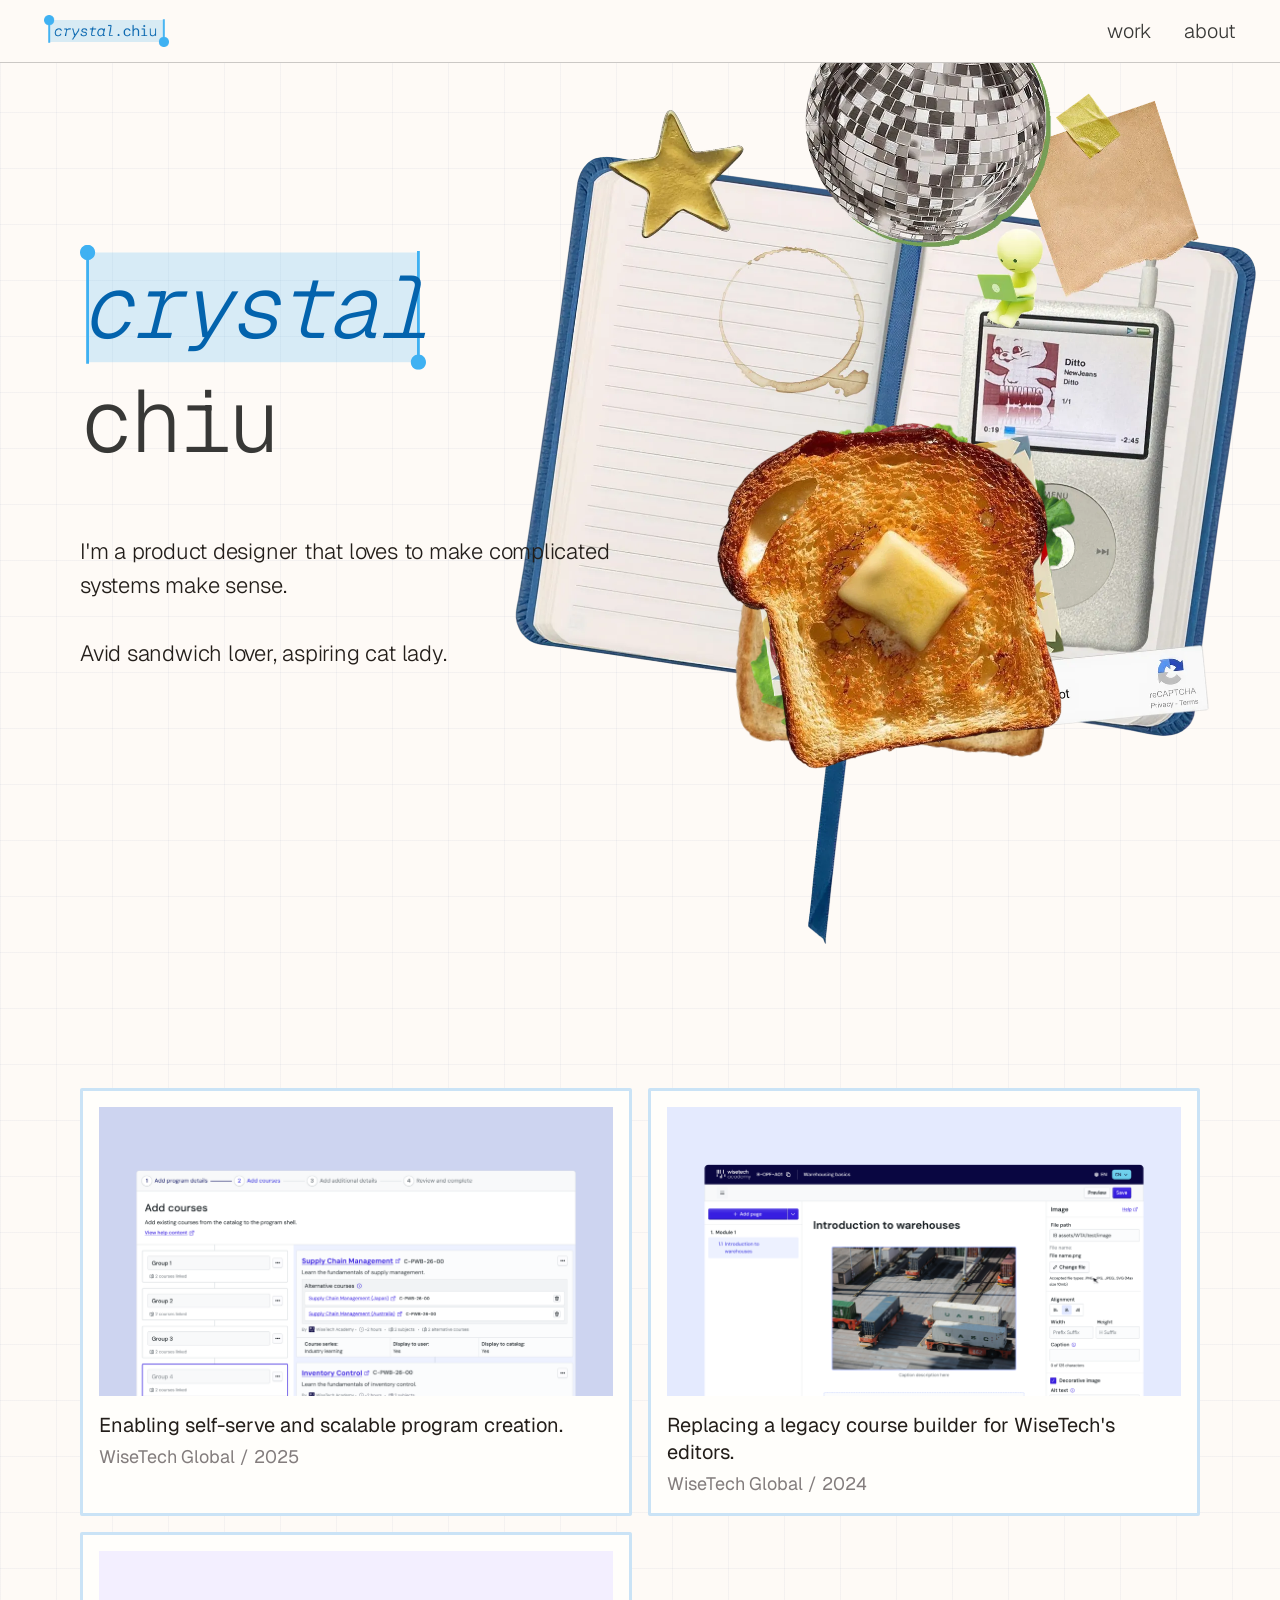
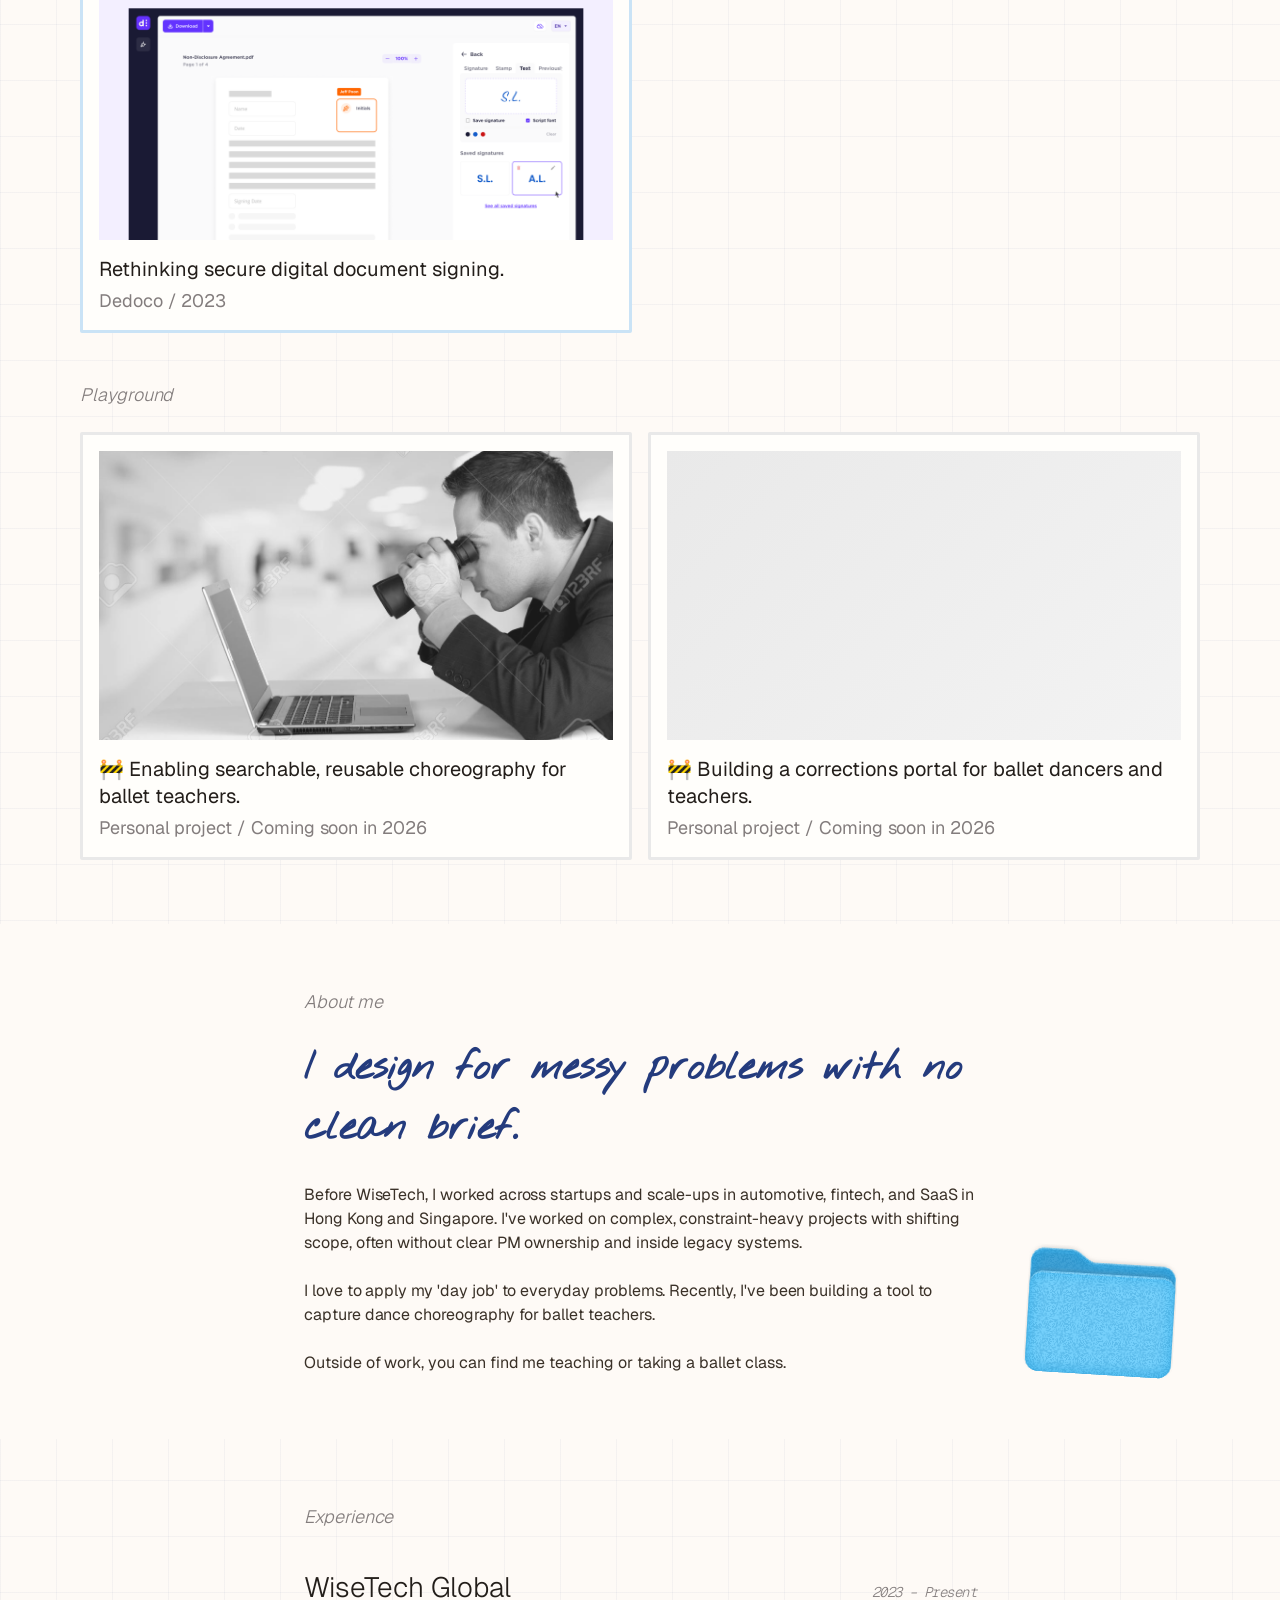
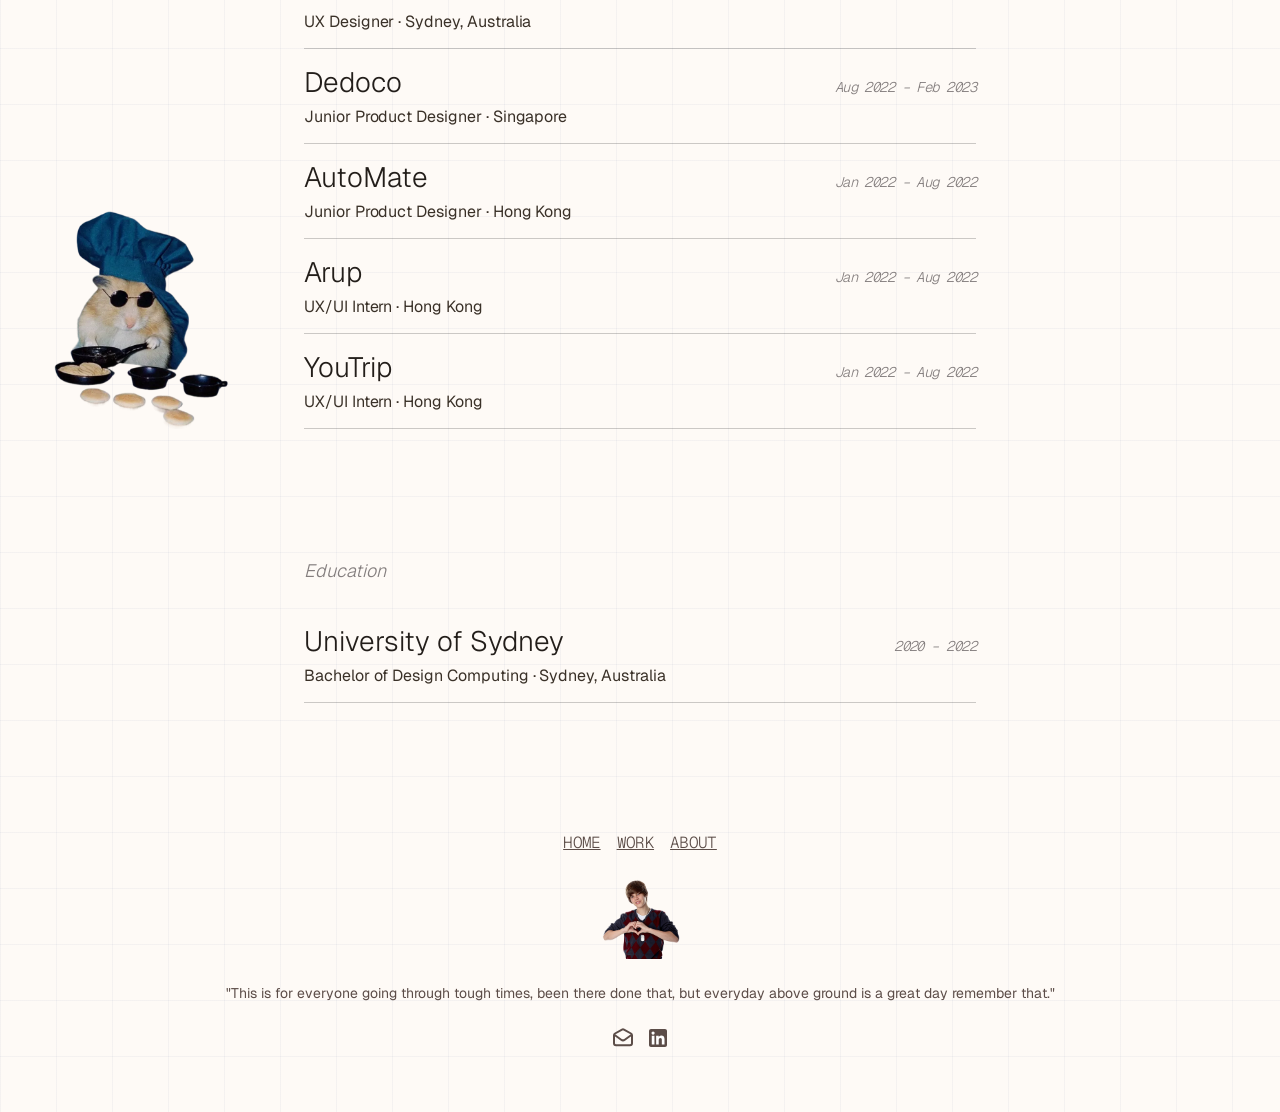
<file: index.html>
<!DOCTYPE html>
<html lang="en">
<head>
    <meta charset="UTF-8">
    <meta name="viewport" content="width=device-width, initial-scale=1.0">
    <title>Crystal Chiu - Product Designer</title>
    <link rel="icon" type="image/png" href="assets/favicon.png">
    <script src="analytics.js"></script>
    <link rel="stylesheet" href="tokens.css">
    <link rel="stylesheet" href="styles.css?v=8">
    <link rel="stylesheet" href="loader.css">
    <link rel="preconnect" href="https://fonts.googleapis.com">
    <link rel="preconnect" href="https://fonts.gstatic.com" crossorigin>
    <link href="https://fonts.googleapis.com/css2?family=Geist:ital,wght@0,300;0,400;0,500;1,300;1,400;1,500&family=Geist+Mono:ital,wght@0,300;0,400;0,500;1,300;1,400;1,500&display=swap" rel="stylesheet">
    <link rel="preload" as="image" href="images/hero-collage.webp" type="image/webp">
    <link rel="preload" as="image" href="images/toast-top.webp" type="image/webp">
    <link rel="preload" as="image" href="images/toast-bottom.webp" type="image/webp">
</head>
<body>

    <div id="page-loader" aria-hidden="true">
        <div class="page-loader-mark">
            <span class="page-loader-label">crystal.chiu</span>
            <span class="page-loader-bar"></span>
        </div>
    </div>

    <!-- Hero Section -->
    <section class="hero">
        <div class="hero-inner">
        <div class="hero-content">
            <div class="hero-text">
                <h1 class="hero-name">
                    <span class="name-line">
                        <span class="name-crystal-wrap">
                            <div class="context-menu">
                                <span class="context-menu-item">based in sydney</span>
                                <span class="context-menu-divider"></span>
                                <span class="context-menu-item">currently @ wisetech global</span>
                            </div>
                            <img src="assets/highlight.svg" class="crystal-selection-svg" alt="">
                            <span class="name-crystal">crystal</span>
                        </span>
                    </span>
                    <span class="name-line">
                        <span class="name-chiu">chiu</span>
                    </span>
                </h1>
                <h2 class="hero-description">I'm a product designer that loves to make complicated systems make sense.<br><br>Avid sandwich lover, aspiring cat lady.</h2>
            </div>
        </div>

        <!-- Collage area: image + sandwich share a positioned container -->
        <div class="hero-collage-wrap">
        <picture>
            <source srcset="images/hero-collage.webp" type="image/webp">
            <img src="images/hero-collage.png" alt="" class="hero-collage">
        </picture>

        <!-- Sandwich Stack -->
        <div class="sandwich-container">
            <div class="sandwich">
                <picture>
                    <source srcset="images/toast-top.webp" type="image/webp">
                    <img src="images/toast-top.png" alt="" class="sandwich-layer toast-top">
                </picture>
                <picture>
                    <source srcset="images/meat.webp" type="image/webp">
                    <img src="images/meat.png" alt="" class="sandwich-layer meat">
                </picture>
                <picture>
                    <source srcset="images/onion.webp" type="image/webp">
                    <img src="images/onion.png" alt="" class="sandwich-layer onion">
                </picture>
                <picture>
                    <source srcset="images/cheese.webp" type="image/webp">
                    <img src="images/cheese.png" alt="" class="sandwich-layer cheese">
                </picture>
                <picture>
                    <source srcset="images/photo-with-frame.webp" type="image/webp">
                    <img src="images/photo-with-frame.png" alt="" class="sandwich-layer photo-frame">
                </picture>
                <picture>
                    <source srcset="images/lettuce.webp" type="image/webp">
                    <img src="images/lettuce.png" alt="" class="sandwich-layer lettuce">
                </picture>
                <picture>
                    <source srcset="images/toast-bottom.webp" type="image/webp">
                    <img src="images/toast-bottom.png" alt="" class="sandwich-layer toast-bottom">
                </picture>
            </div>
        </div>
        </div><!-- /.hero-collage-wrap -->
        </div><!-- /.hero-inner -->
    </section>

    <!-- Work Section -->
    <section class="work-section" id="work">
        <div class="work-grid">
            <a href="/work/programs" class="work-card work-card--active">
                <img src="work/assets/programs/thumbnail.png" srcset="work/assets/programs/thumbnail.png 4x" class="work-card-thumb" alt="">
                <div class="work-card-text">
                    <h2 class="work-card-title">Enabling self-serve and scalable program creation.</h2>
                    <p class="work-card-label">WiseTech Global / 2025</p>
                </div>
            </a>

            <a href="/work/content-creator-summary.html" class="work-card work-card--active">
                <img src="work/assets/cca/thumbnail-3.png" srcset="work/assets/cca/thumbnail-3.png 4x" class="work-card-thumb" alt="">
                <div class="work-card-text">
                    <h2 class="work-card-title">Replacing a legacy course builder for WiseTech's editors.</h2>
                    <p class="work-card-label">WiseTech Global / 2024</p>
                </div>
            </a>

            <a href="/work/dedoco" class="work-card work-card--active">
                <img src="work/assets/dedoco/thumbnail-1.png" srcset="work/assets/dedoco/thumbnail-1.png 4x" class="work-card-thumb" alt="">
                <div class="work-card-text">
                    <h2 class="work-card-title">Rethinking secure digital document signing.</h2>
                    <p class="work-card-label">Dedoco / 2023</p>
                </div>
            </a>
        </div>

        <div class="playground-section">
            <p class="work-subsection-label">Playground</p>
            <div class="work-grid">
                <div class="work-card work-card--soon">
                    <div class="work-card-thumb-wrap">
                        <img src="work/assets/ballet/thumbnail-2.png" srcset="work/assets/ballet/thumbnail-2.png 4x" class="work-card-thumb" alt="">
                        <div class="cs-overlay">
                            <span class="cs-overlay-text">Coming soon !</span>
                        </div>
                    </div>
                    <div class="work-card-text">
                        <h2 class="work-card-title">🚧 Enabling searchable, reusable choreography for ballet teachers.</h2>
                        <p class="work-card-label">Personal project / Coming soon in 2026</p>
                    </div>
                </div>

                <div class="work-card work-card--soon">
                    <div class="work-card-thumb-wrap">
                        <div class="work-card-thumb work-card-thumb--placeholder"></div>
                        <div class="cs-overlay">
                            <span class="cs-overlay-text">Coming soon !</span>
                        </div>
                    </div>
                    <div class="work-card-text">
                        <h2 class="work-card-title">🚧 Building a corrections portal for ballet dancers and teachers.</h2>
                        <p class="work-card-label">Personal project / Coming soon in 2026</p>
                    </div>
                </div>
            </div>
        </div>
    </section>

    <!-- About Section -->
    <section class="about-panel" id="about">
        <div class="about-panel-container">
        <div class="folder-illo">
            <img class="fi-bottom" src="work/assets/folder-bottom.svg" alt="" draggable="false">
            <img class="fi-item fi-item--1" src="images/folder-item-1.svg" alt="" draggable="false">
            <img class="fi-item fi-item--2" src="images/folder-item-2.svg" alt="" draggable="false">
            <img class="fi-item fi-item--3" src="images/folder-item-3.svg" alt="" draggable="false">
            <img class="fi-top" src="work/assets/folder-top.svg" alt="" draggable="false">
        </div>
            <p class="about-panel-label">About me</p>
            <p class="t-display about-tagline">I design for messy problems with no clean brief.</p>
            <p class="t-default">Before WiseTech, I worked across startups and scale-ups in automotive, fintech, and SaaS in Hong Kong and Singapore. I've worked on complex, constraint-heavy projects with shifting scope, often without clear PM ownership and inside legacy systems.</p>
            <p class="t-default">I love to apply my 'day job' to everyday problems. Recently, I've been building a tool to capture dance choreography for ballet teachers.</p>
            <p class="t-default">Outside of work, you can find me teaching or taking a ballet class.</p>
        </div>
    </section>

    <!-- Experience Section -->
    <section class="xp-section" id="experience">
        <div class="xp-inner">
        <picture>
            <source srcset="assets/experience-1.webp" type="image/webp">
            <img class="xp-illo" src="assets/experience-1.png" alt="">
        </picture>
        <div class="xp-illo-hint">brb cooking</div>
            <p class="xp-section-label">Experience</p>

            <div class="xp-entry">
                <div class="xp-row">
                    <h2 class="xp-company">WiseTech Global</h2>
                    <span class="xp-date">2023 – Present</span>
                </div>
                <p class="xp-detail">UX Designer · Sydney, Australia</p>
            </div>

            <div class="xp-entry">
                <div class="xp-row">
                    <h2 class="xp-company">Dedoco</h2>
                    <span class="xp-date">Aug 2022 – Feb 2023</span>
                </div>
                <p class="xp-detail">Junior Product Designer · Singapore</p>
            </div>

            <div class="xp-entry">
                <div class="xp-row">
                    <h2 class="xp-company">AutoMate</h2>
                    <span class="xp-date">Jan 2022 – Aug 2022</span>
                </div>
                <p class="xp-detail">Junior Product Designer · Hong Kong</p>
            </div>

            <div class="xp-entry">
                <div class="xp-row">
                    <h2 class="xp-company">Arup</h2>
                    <span class="xp-date">Jan 2022 – Aug 2022</span>
                </div>
                <p class="xp-detail">UX/UI Intern · Hong Kong</p>
            </div>

            <div class="xp-entry">
                <div class="xp-row">
                    <h2 class="xp-company">YouTrip</h2>
                    <span class="xp-date">Jan 2022 – Aug 2022</span>
                </div>
                <p class="xp-detail">UX/UI Intern · Hong Kong</p>
            </div>
        </div>
    </section>

    <!-- Education Section -->
    <section class="xp-section" id="education">
        <div class="xp-inner">
            <p class="xp-section-label">Education</p>

            <div class="xp-entry">
                <div class="xp-row">
                    <h2 class="xp-company">University of Sydney</h2>
                    <span class="xp-date">2020 – 2022</span>
                </div>
                <p class="xp-detail">Bachelor of Design Computing · Sydney, Australia</p>
            </div>
        </div>
    </section>

    <!-- Footer -->
    <footer class="footer">
        <div class="footer-links">
            <a href="#" class="footer-link">Home</a>
            <a href="#work" class="footer-link">Work</a>
            <a href="./#about" class="footer-link">About</a>
        </div>
        <img src="images/footer-icon.png" alt="" class="footer-icon">
        <p class="footer-quote">
            "This is for everyone going through tough times, been there done that, but everyday above ground is a great day remember that."
        </p>
        <div class="footer-socials">
            <a href="mailto:crystalchiu09@gmail.com" target="_blank" class="footer-social" aria-label="Email">
                <svg width="20" height="20" viewBox="0 0 20 20" fill="none" xmlns="http://www.w3.org/2000/svg">
                    <path d="M2 7.2865L8.2 11.715C9.2667 12.4769 10.7333 12.4769 11.8 11.715L18 7.28645" stroke="currentColor" stroke-width="2" stroke-linecap="round" stroke-linejoin="round"/>
                    <path d="M1 7.28325C1 6.5436 1.39378 5.8621 2.02871 5.5029L9.0287 1.54274C9.6328 1.20102 10.3672 1.20102 10.9713 1.54274L17.9713 5.5029C18.6062 5.8621 19 6.5436 19 7.28325V15.2498C19 16.3746 18.1046 17.2864 17 17.2864H3C1.89543 17.2864 1 16.3746 1 15.2498V7.28325Z" stroke="currentColor" stroke-width="2" stroke-linecap="round"/>
                </svg>
            </a>
            <a href="https://www.linkedin.com/in/crystalchiu01/" target="_blank" class="footer-social" aria-label="LinkedIn">
                <svg width="18" height="18" viewBox="0 0 18 18" fill="none" xmlns="http://www.w3.org/2000/svg">
                    <path fill-rule="evenodd" clip-rule="evenodd" d="M2 18H16C17.1046 18 18 17.1046 18 16V2C18 0.89543 17.1046 0 16 0H2C0.89543 0 0 0.89543 0 2V16C0 17.1046 0.89543 18 2 18Z" fill="currentColor"/>
                    <path fill-rule="evenodd" clip-rule="evenodd" d="M15.5 15.5H12.8289V10.9505C12.8289 9.70319 12.3549 9.00613 11.3677 9.00613C10.2937 9.00613 9.73252 9.73153 9.73252 10.9505V15.5H7.15833V6.83333H9.73252V8.00073C9.73252 8.00073 10.5065 6.56855 12.3456 6.56855C14.1839 6.56855 15.5 7.69112 15.5 10.0128V15.5ZM4.08734 5.6985C3.21051 5.6985 2.5 4.98241 2.5 4.09925C2.5 3.21609 3.21051 2.5 4.08734 2.5C4.96416 2.5 5.67425 3.21609 5.67425 4.09925C5.67425 4.98241 4.96416 5.6985 4.08734 5.6985ZM2.75814 15.5H5.44235V6.83333H2.75814V15.5Z" fill="white"/>
                </svg>
            </a>
        </div>
    </footer>
  <script src="nav.js"></script>
  <script src="scroll-reveal.js"></script>
  <script>
    const crystalWrap = document.querySelector('.name-crystal-wrap');
    const menu = crystalWrap.querySelector('.context-menu');

    crystalWrap.addEventListener('mouseenter', () => {
      crystalWrap.classList.remove('is-leaving');
      crystalWrap.classList.add('is-visible');
    });

    crystalWrap.addEventListener('mouseleave', () => {
      crystalWrap.classList.remove('is-visible');
      crystalWrap.classList.add('is-leaving');
      menu.addEventListener('animationend', () => {
        crystalWrap.classList.remove('is-leaving');
      }, { once: true });
    });

    const xpIllo = document.querySelector('.xp-illo');
    const xpIlloHint = document.querySelector('.xp-illo-hint');

    if (xpIllo && xpIlloHint) {
      xpIllo.addEventListener('mousemove', (e) => {
        xpIlloHint.style.left = e.clientX + 'px';
        xpIlloHint.style.top = (e.clientY + 16 + 8) + 'px';
      });

      xpIllo.addEventListener('mouseenter', () => {
        xpIlloHint.classList.add('xp-illo-hint--visible');
      });

      xpIllo.addEventListener('mouseleave', () => {
        xpIlloHint.classList.remove('xp-illo-hint--visible');
      });
    }
  </script>
  <script src="loader.js"></script>
</body>
</html>
</file>
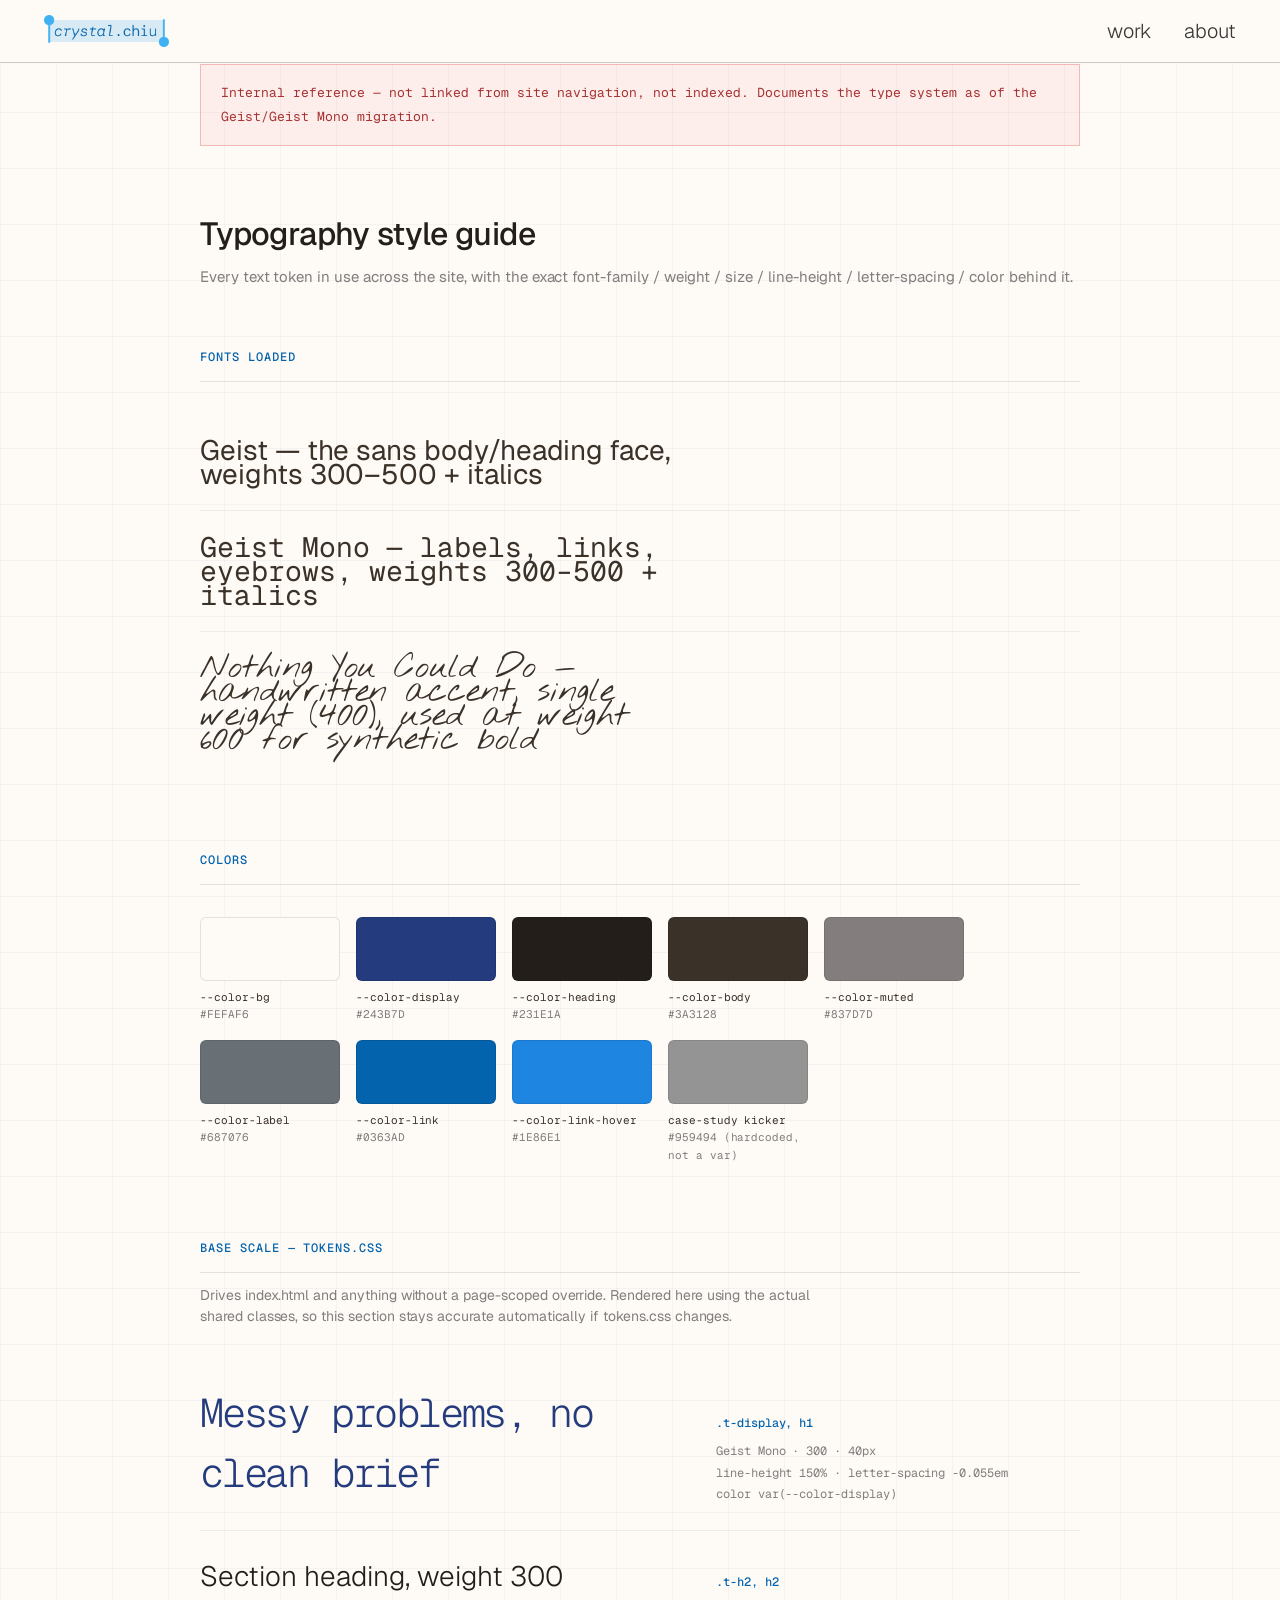
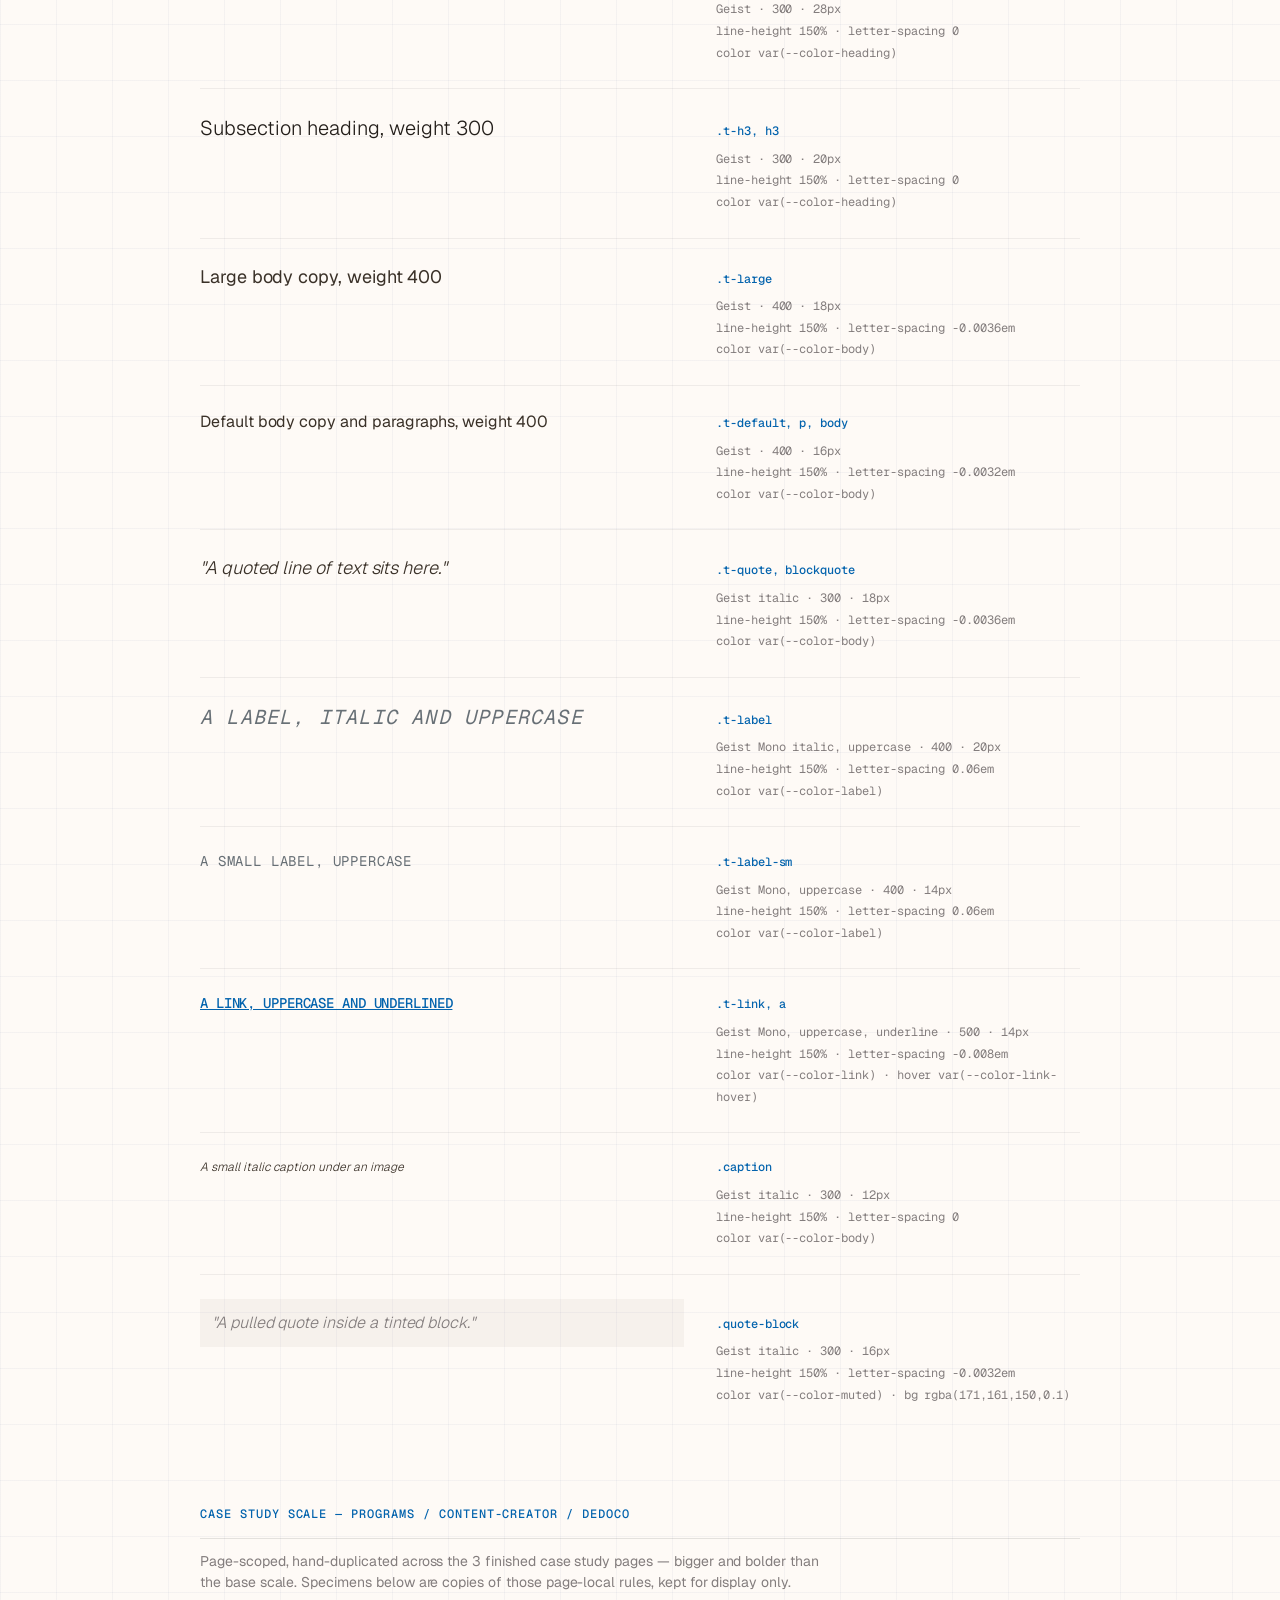
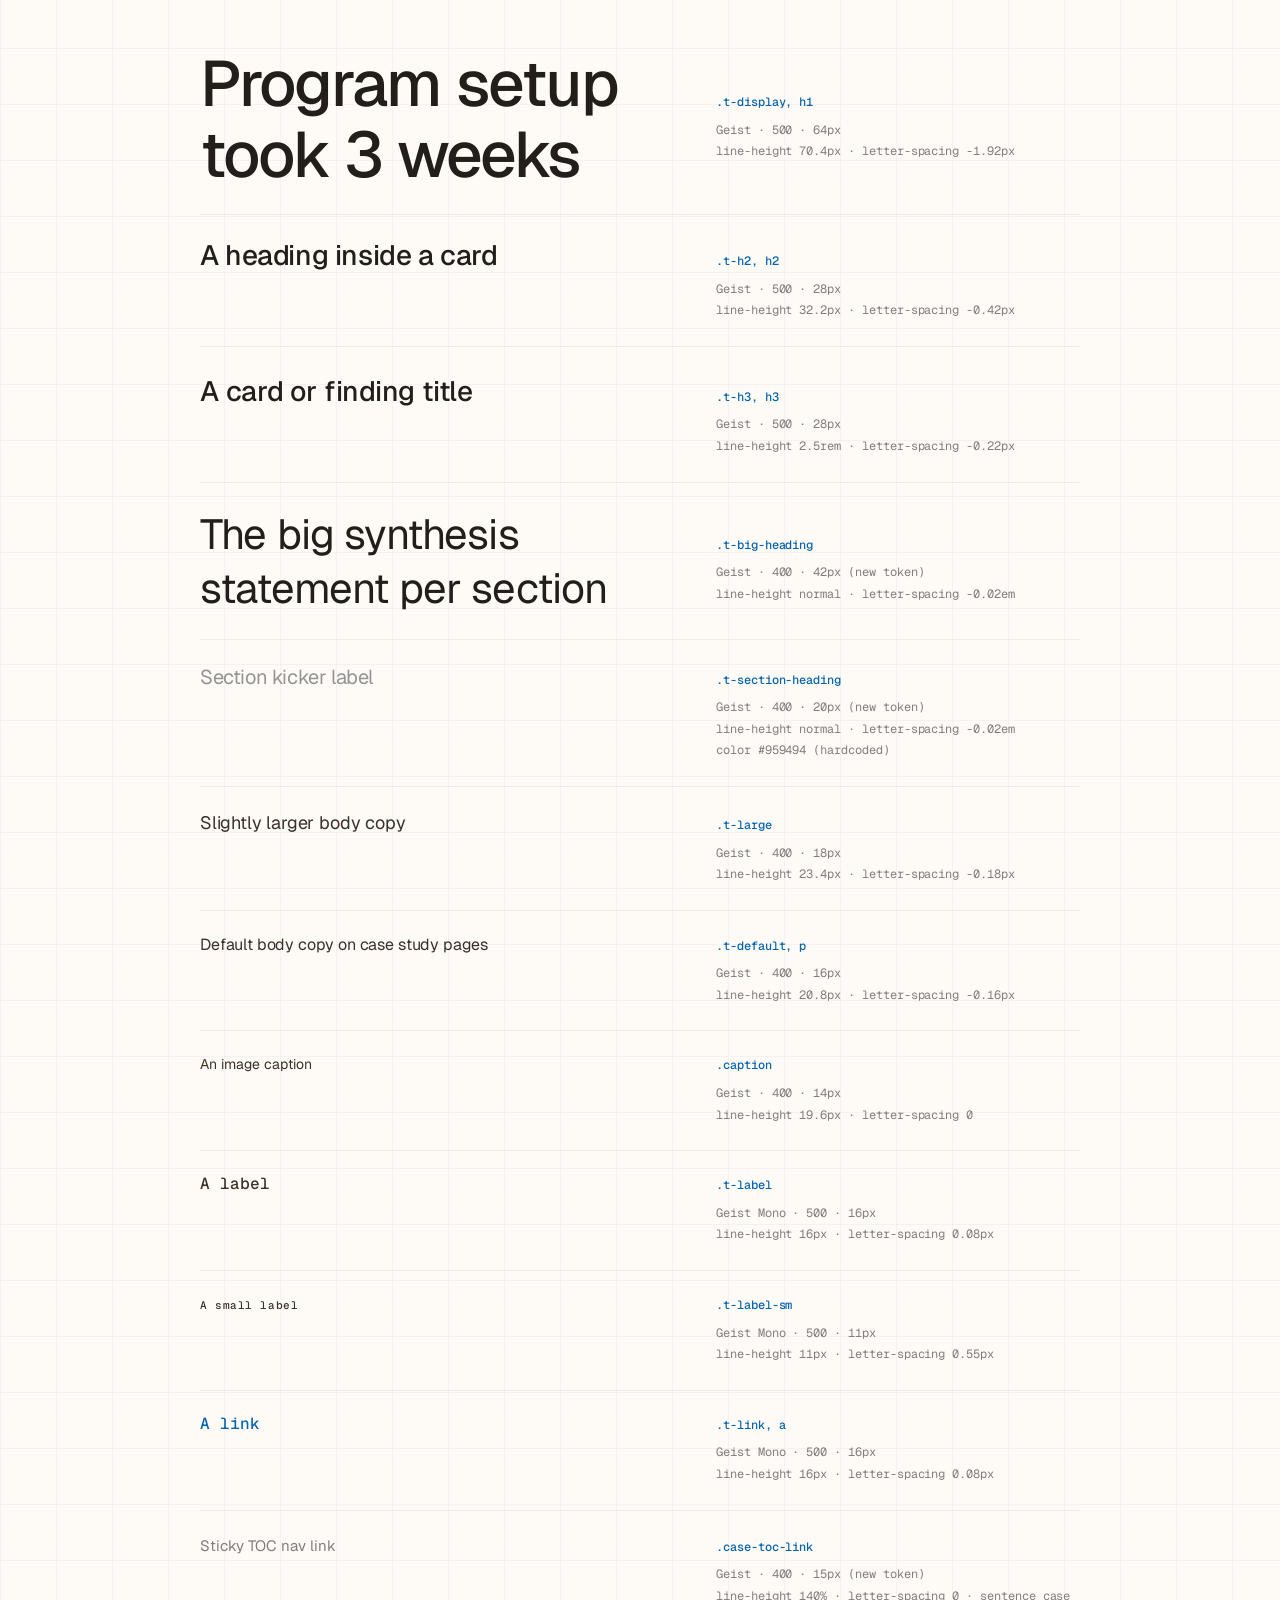
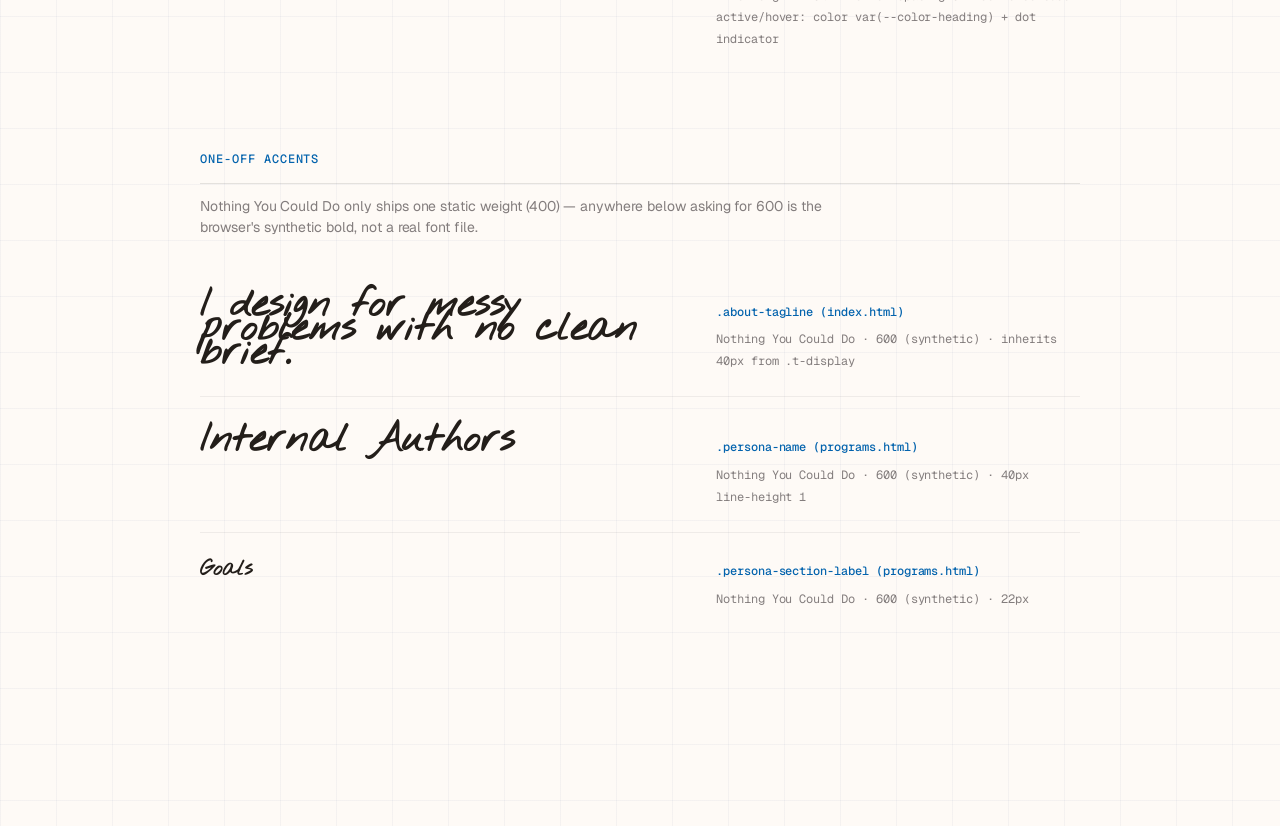
<file: styleguide.html>
<!DOCTYPE html>
<html lang="en">
<head>
  <meta charset="UTF-8">
  <meta name="viewport" content="width=device-width, initial-scale=1.0">
  <meta name="robots" content="noindex, nofollow">
  <title>Typography style guide — crystal.chiu</title>
  <link rel="icon" type="image/png" href="assets/favicon.png">
  <link rel="stylesheet" href="tokens.css">
  <link rel="preconnect" href="https://fonts.googleapis.com">
  <link rel="preconnect" href="https://fonts.gstatic.com" crossorigin>
  <link href="https://fonts.googleapis.com/css2?family=Geist:ital,wght@0,300;0,400;0,500;1,300;1,400;1,500&family=Geist+Mono:ital,wght@0,300;0,400;0,500;1,300;1,400;1,500&family=Nothing+You+Could+Do&display=swap" rel="stylesheet">
  <style>
    /* This page is intentionally unlinked from site navigation — it's a
       dev reference for the type system, not a page visitors should
       land on. noindex above keeps it out of search results too. */

    body {
      max-width: 960px;
      margin: 0 auto;
      padding: 64px 40px 120px;
    }

    .sg-notice {
      padding: 16px 20px;
      margin-bottom: 64px;
      background: rgba(224, 62, 62, 0.06);
      border: 1px solid rgba(224, 62, 62, 0.3);
      font-family: 'Geist Mono', monospace;
      font-size: 13px;
      letter-spacing: 0;
      text-transform: none;
      color: #A83232;
    }

    .sg-page-title {
      font-family: 'Geist', sans-serif;
      font-weight: 500;
      font-size: 32px;
      letter-spacing: -0.02em;
      color: var(--color-heading);
      margin-bottom: 8px;
    }

    .sg-page-subtitle {
      font-family: 'Geist', sans-serif;
      font-size: 15px;
      color: var(--color-muted);
      margin-bottom: 56px;
    }

    .sg-section {
      margin-bottom: 72px;
    }

    .sg-section-title {
      font-family: 'Geist Mono', monospace;
      font-weight: 500;
      font-size: 12px;
      letter-spacing: 0.08em;
      text-transform: uppercase;
      color: var(--color-link);
      padding-bottom: 12px;
      margin-bottom: 32px;
      border-bottom: 1px solid rgba(0, 0, 0, 0.1);
    }

    .sg-section-note {
      font-family: 'Geist', sans-serif;
      font-size: 14px;
      color: var(--color-muted);
      margin-top: -20px;
      margin-bottom: 32px;
      max-width: 640px;
    }

    .sg-row {
      display: flex;
      align-items: baseline;
      gap: 32px;
      padding: 24px 0;
      border-bottom: 1px solid rgba(0, 0, 0, 0.06);
    }

    .sg-row:last-child {
      border-bottom: none;
    }

    .sg-specimen {
      flex: 0 0 55%;
      min-width: 0;
      overflow-wrap: break-word;
    }

    .sg-meta {
      flex: 1;
      font-family: 'Geist Mono', monospace;
      font-size: 12px;
      line-height: 1.8;
      color: var(--color-muted);
    }

    .sg-meta .sg-selector {
      display: block;
      font-weight: 500;
      color: var(--color-link);
      margin-bottom: 6px;
    }

    .sg-swatches {
      display: flex;
      flex-wrap: wrap;
      gap: 16px;
    }

    .sg-swatch {
      width: 140px;
    }

    .sg-swatch-color {
      width: 100%;
      height: 64px;
      border-radius: 6px;
      border: 1px solid rgba(0, 0, 0, 0.1);
      margin-bottom: 8px;
    }

    .sg-swatch-label {
      font-family: 'Geist Mono', monospace;
      font-size: 11px;
      line-height: 1.6;
      color: var(--color-body);
    }

    .sg-swatch-label .sg-hex {
      display: block;
      color: var(--color-muted);
    }

    /* ─── Case-study scale specimens ─────────────────────────────
       These aren't shared classes — programs.html / content-creator.html
       / dedoco.html each define this scale locally in a page-scoped
       <style> block (see tokens-scale-audit notes in each file). The
       rules below are a hand-kept copy for display purposes only. ─── */
    .cs-display { font-family: 'Geist', sans-serif; font-weight: 500; font-size: 64px; line-height: 70.4px; letter-spacing: -1.92px; color: var(--color-heading); }
    .cs-h2 { font-family: 'Geist', sans-serif; font-weight: 500; font-size: 28px; line-height: 32.2px; letter-spacing: -0.42px; color: var(--color-heading); }
    .cs-h3 { font-family: 'Geist', sans-serif; font-weight: 500; font-size: 28px; line-height: 2.5rem; letter-spacing: -0.22px; color: var(--color-heading); }
    .cs-large { font-family: 'Geist', sans-serif; font-weight: 400; font-size: 18px; line-height: 23.4px; letter-spacing: -0.18px; color: var(--color-body); }
    .cs-default { font-family: 'Geist', sans-serif; font-weight: 400; font-size: 16px; line-height: 20.8px; letter-spacing: -0.16px; color: var(--color-body); }
    .cs-caption { font-family: 'Geist', sans-serif; font-weight: 400; font-size: 14px; line-height: 19.6px; letter-spacing: 0; color: var(--color-body); }
    .cs-label-sm { font-family: 'Geist Mono', monospace; font-weight: 500; font-size: 11px; line-height: 11px; letter-spacing: 0.55px; color: var(--color-body); }
    .cs-label { font-family: 'Geist Mono', monospace; font-weight: 500; font-size: 16px; line-height: 16px; letter-spacing: 0.08px; color: var(--color-body); }
    .cs-link { font-family: 'Geist Mono', monospace; font-weight: 500; font-size: 16px; line-height: 16px; letter-spacing: 0.08px; color: var(--color-link); }
    .cs-section-heading { font-family: 'Geist', sans-serif; font-weight: 400; font-size: 20px; line-height: normal; letter-spacing: -0.02em; color: #959494; }
    .cs-big-heading { font-family: 'Geist', sans-serif; font-weight: 400; font-size: 42px; line-height: normal; letter-spacing: -0.02em; color: var(--color-heading); }
    .cs-toc-link { font-family: 'Geist', sans-serif; font-weight: 400; font-size: 15px; line-height: 140%; letter-spacing: 0; color: var(--color-muted); }

    .accent-handwritten { font-family: 'Nothing You Could Do', cursive; font-weight: 600; font-size: 40px; color: var(--color-heading); }
    .accent-persona-name { font-family: 'Nothing You Could Do', cursive; font-weight: 600; font-size: 40px; line-height: 1; color: var(--color-heading); }
    .accent-persona-label { font-family: 'Nothing You Could Do', cursive; font-weight: 600; font-size: 22px; color: var(--color-heading); }

    @media (max-width: 640px) {
      body {
        padding: 40px 20px 80px;
      }
      .sg-row {
        flex-direction: column;
        gap: 12px;
      }
      .sg-specimen {
        flex-basis: auto;
      }
    }
  </style>
</head>
<body>

  <div class="sg-notice">
    Internal reference — not linked from site navigation, not indexed. Documents the type system as of the Geist/Geist&nbsp;Mono migration.
  </div>

  <h1 class="sg-page-title">Typography style guide</h1>
  <p class="sg-page-subtitle">Every text token in use across the site, with the exact font-family / weight / size / line-height / letter-spacing / color behind it.</p>

  <!-- ── Fonts loaded ─────────────────────────────────────────── -->
  <section class="sg-section">
    <div class="sg-section-title">Fonts loaded</div>
    <div class="sg-row">
      <div class="sg-specimen" style="font-family: 'Geist', sans-serif; font-size: 28px;">Geist — the sans body/heading face, weights 300–500 + italics</div>
    </div>
    <div class="sg-row">
      <div class="sg-specimen" style="font-family: 'Geist Mono', monospace; font-size: 28px;">Geist Mono — labels, links, eyebrows, weights 300–500 + italics</div>
    </div>
    <div class="sg-row">
      <div class="sg-specimen" style="font-family: 'Nothing You Could Do', cursive; font-size: 34px;">Nothing You Could Do — handwritten accent, single weight (400), used at weight 600 for synthetic bold</div>
    </div>
  </section>

  <!-- ── Colors ───────────────────────────────────────────────── -->
  <section class="sg-section">
    <div class="sg-section-title">Colors</div>
    <div class="sg-swatches">
      <div class="sg-swatch">
        <div class="sg-swatch-color" style="background: #FEFAF6;"></div>
        <div class="sg-swatch-label">--color-bg<span class="sg-hex">#FEFAF6</span></div>
      </div>
      <div class="sg-swatch">
        <div class="sg-swatch-color" style="background: #243B7D;"></div>
        <div class="sg-swatch-label">--color-display<span class="sg-hex">#243B7D</span></div>
      </div>
      <div class="sg-swatch">
        <div class="sg-swatch-color" style="background: #231E1A;"></div>
        <div class="sg-swatch-label">--color-heading<span class="sg-hex">#231E1A</span></div>
      </div>
      <div class="sg-swatch">
        <div class="sg-swatch-color" style="background: #3A3128;"></div>
        <div class="sg-swatch-label">--color-body<span class="sg-hex">#3A3128</span></div>
      </div>
      <div class="sg-swatch">
        <div class="sg-swatch-color" style="background: #837D7D;"></div>
        <div class="sg-swatch-label">--color-muted<span class="sg-hex">#837D7D</span></div>
      </div>
      <div class="sg-swatch">
        <div class="sg-swatch-color" style="background: #687076;"></div>
        <div class="sg-swatch-label">--color-label<span class="sg-hex">#687076</span></div>
      </div>
      <div class="sg-swatch">
        <div class="sg-swatch-color" style="background: #0363AD;"></div>
        <div class="sg-swatch-label">--color-link<span class="sg-hex">#0363AD</span></div>
      </div>
      <div class="sg-swatch">
        <div class="sg-swatch-color" style="background: #1E86E1;"></div>
        <div class="sg-swatch-label">--color-link-hover<span class="sg-hex">#1E86E1</span></div>
      </div>
      <div class="sg-swatch">
        <div class="sg-swatch-color" style="background: #959494;"></div>
        <div class="sg-swatch-label">case-study kicker<span class="sg-hex">#959494 (hardcoded, not a var)</span></div>
      </div>
    </div>
  </section>

  <!-- ── Base scale — tokens.css ──────────────────────────────── -->
  <section class="sg-section">
    <div class="sg-section-title">Base scale — tokens.css</div>
    <p class="sg-section-note">Drives index.html and anything without a page-scoped override. Rendered here using the actual shared classes, so this section stays accurate automatically if tokens.css changes.</p>

    <div class="sg-row">
      <div class="sg-specimen t-display">Messy problems, no clean brief</div>
      <div class="sg-meta"><span class="sg-selector">.t-display, h1</span>Geist Mono · 300 · 40px<br>line-height 150% · letter-spacing -0.055em<br>color var(--color-display)</div>
    </div>

    <div class="sg-row">
      <div class="sg-specimen t-h2">Section heading, weight 300</div>
      <div class="sg-meta"><span class="sg-selector">.t-h2, h2</span>Geist · 300 · 28px<br>line-height 150% · letter-spacing 0<br>color var(--color-heading)</div>
    </div>

    <div class="sg-row">
      <div class="sg-specimen t-h3">Subsection heading, weight 300</div>
      <div class="sg-meta"><span class="sg-selector">.t-h3, h3</span>Geist · 300 · 20px<br>line-height 150% · letter-spacing 0<br>color var(--color-heading)</div>
    </div>

    <div class="sg-row">
      <div class="sg-specimen t-large">Large body copy, weight 400</div>
      <div class="sg-meta"><span class="sg-selector">.t-large</span>Geist · 400 · 18px<br>line-height 150% · letter-spacing -0.0036em<br>color var(--color-body)</div>
    </div>

    <div class="sg-row">
      <div class="sg-specimen t-default">Default body copy and paragraphs, weight 400</div>
      <div class="sg-meta"><span class="sg-selector">.t-default, p, body</span>Geist · 400 · 16px<br>line-height 150% · letter-spacing -0.0032em<br>color var(--color-body)</div>
    </div>

    <div class="sg-row">
      <div class="sg-specimen t-quote">"A quoted line of text sits here."</div>
      <div class="sg-meta"><span class="sg-selector">.t-quote, blockquote</span>Geist italic · 300 · 18px<br>line-height 150% · letter-spacing -0.0036em<br>color var(--color-body)</div>
    </div>

    <div class="sg-row">
      <div class="sg-specimen t-label">A label, italic and uppercase</div>
      <div class="sg-meta"><span class="sg-selector">.t-label</span>Geist Mono italic, uppercase · 400 · 20px<br>line-height 150% · letter-spacing 0.06em<br>color var(--color-label)</div>
    </div>

    <div class="sg-row">
      <div class="sg-specimen t-label-sm">A small label, uppercase</div>
      <div class="sg-meta"><span class="sg-selector">.t-label-sm</span>Geist Mono, uppercase · 400 · 14px<br>line-height 150% · letter-spacing 0.06em<br>color var(--color-label)</div>
    </div>

    <div class="sg-row">
      <div class="sg-specimen t-link">A link, uppercase and underlined</div>
      <div class="sg-meta"><span class="sg-selector">.t-link, a</span>Geist Mono, uppercase, underline · 500 · 14px<br>line-height 150% · letter-spacing -0.008em<br>color var(--color-link) · hover var(--color-link-hover)</div>
    </div>

    <div class="sg-row">
      <div class="sg-specimen caption">A small italic caption under an image</div>
      <div class="sg-meta"><span class="sg-selector">.caption</span>Geist italic · 300 · 12px<br>line-height 150% · letter-spacing 0<br>color var(--color-body)</div>
    </div>

    <div class="sg-row">
      <div class="sg-specimen quote-block">"A pulled quote inside a tinted block."</div>
      <div class="sg-meta"><span class="sg-selector">.quote-block</span>Geist italic · 300 · 16px<br>line-height 150% · letter-spacing -0.0032em<br>color var(--color-muted) · bg rgba(171,161,150,0.1)</div>
    </div>
  </section>

  <!-- ── Case study scale ─────────────────────────────────────── -->
  <section class="sg-section">
    <div class="sg-section-title">Case study scale — programs / content-creator / dedoco</div>
    <p class="sg-section-note">Page-scoped, hand-duplicated across the 3 finished case study pages — bigger and bolder than the base scale. Specimens below are copies of those page-local rules, kept for display only.</p>

    <div class="sg-row">
      <div class="sg-specimen cs-display">Program setup took 3 weeks</div>
      <div class="sg-meta"><span class="sg-selector">.t-display, h1</span>Geist · 500 · 64px<br>line-height 70.4px · letter-spacing -1.92px</div>
    </div>

    <div class="sg-row">
      <div class="sg-specimen cs-h2">A heading inside a card</div>
      <div class="sg-meta"><span class="sg-selector">.t-h2, h2</span>Geist · 500 · 28px<br>line-height 32.2px · letter-spacing -0.42px</div>
    </div>

    <div class="sg-row">
      <div class="sg-specimen cs-h3">A card or finding title</div>
      <div class="sg-meta"><span class="sg-selector">.t-h3, h3</span>Geist · 500 · 28px<br>line-height 2.5rem · letter-spacing -0.22px</div>
    </div>

    <div class="sg-row">
      <div class="sg-specimen cs-big-heading">The big synthesis statement per section</div>
      <div class="sg-meta"><span class="sg-selector">.t-big-heading</span>Geist · 400 · 42px (new token)<br>line-height normal · letter-spacing -0.02em</div>
    </div>

    <div class="sg-row">
      <div class="sg-specimen cs-section-heading">Section kicker label</div>
      <div class="sg-meta"><span class="sg-selector">.t-section-heading</span>Geist · 400 · 20px (new token)<br>line-height normal · letter-spacing -0.02em<br>color #959494 (hardcoded)</div>
    </div>

    <div class="sg-row">
      <div class="sg-specimen cs-large">Slightly larger body copy</div>
      <div class="sg-meta"><span class="sg-selector">.t-large</span>Geist · 400 · 18px<br>line-height 23.4px · letter-spacing -0.18px</div>
    </div>

    <div class="sg-row">
      <div class="sg-specimen cs-default">Default body copy on case study pages</div>
      <div class="sg-meta"><span class="sg-selector">.t-default, p</span>Geist · 400 · 16px<br>line-height 20.8px · letter-spacing -0.16px</div>
    </div>

    <div class="sg-row">
      <div class="sg-specimen cs-caption">An image caption</div>
      <div class="sg-meta"><span class="sg-selector">.caption</span>Geist · 400 · 14px<br>line-height 19.6px · letter-spacing 0</div>
    </div>

    <div class="sg-row">
      <div class="sg-specimen cs-label">A label</div>
      <div class="sg-meta"><span class="sg-selector">.t-label</span>Geist Mono · 500 · 16px<br>line-height 16px · letter-spacing 0.08px</div>
    </div>

    <div class="sg-row">
      <div class="sg-specimen cs-label-sm">A small label</div>
      <div class="sg-meta"><span class="sg-selector">.t-label-sm</span>Geist Mono · 500 · 11px<br>line-height 11px · letter-spacing 0.55px</div>
    </div>

    <div class="sg-row">
      <div class="sg-specimen cs-link">A link</div>
      <div class="sg-meta"><span class="sg-selector">.t-link, a</span>Geist Mono · 500 · 16px<br>line-height 16px · letter-spacing 0.08px</div>
    </div>

    <div class="sg-row">
      <div class="sg-specimen cs-toc-link">Sticky TOC nav link</div>
      <div class="sg-meta"><span class="sg-selector">.case-toc-link</span>Geist · 400 · 15px (new token)<br>line-height 140% · letter-spacing 0 · sentence case<br>active/hover: color var(--color-heading) + dot indicator</div>
    </div>
  </section>

  <!-- ── One-off accents ──────────────────────────────────────── -->
  <section class="sg-section">
    <div class="sg-section-title">One-off accents</div>
    <p class="sg-section-note">Nothing You Could Do only ships one static weight (400) — anywhere below asking for 600 is the browser's synthetic bold, not a real font file.</p>

    <div class="sg-row">
      <div class="sg-specimen accent-handwritten">I design for messy problems with no clean brief.</div>
      <div class="sg-meta"><span class="sg-selector">.about-tagline (index.html)</span>Nothing You Could Do · 600 (synthetic) · inherits 40px from .t-display</div>
    </div>

    <div class="sg-row">
      <div class="sg-specimen accent-persona-name">Internal Authors</div>
      <div class="sg-meta"><span class="sg-selector">.persona-name (programs.html)</span>Nothing You Could Do · 600 (synthetic) · 40px<br>line-height 1</div>
    </div>

    <div class="sg-row">
      <div class="sg-specimen accent-persona-label">Goals</div>
      <div class="sg-meta"><span class="sg-selector">.persona-section-label (programs.html)</span>Nothing You Could Do · 600 (synthetic) · 22px</div>
    </div>
  </section>

  <script src="nav.js"></script>
</body>
</html>
</file>
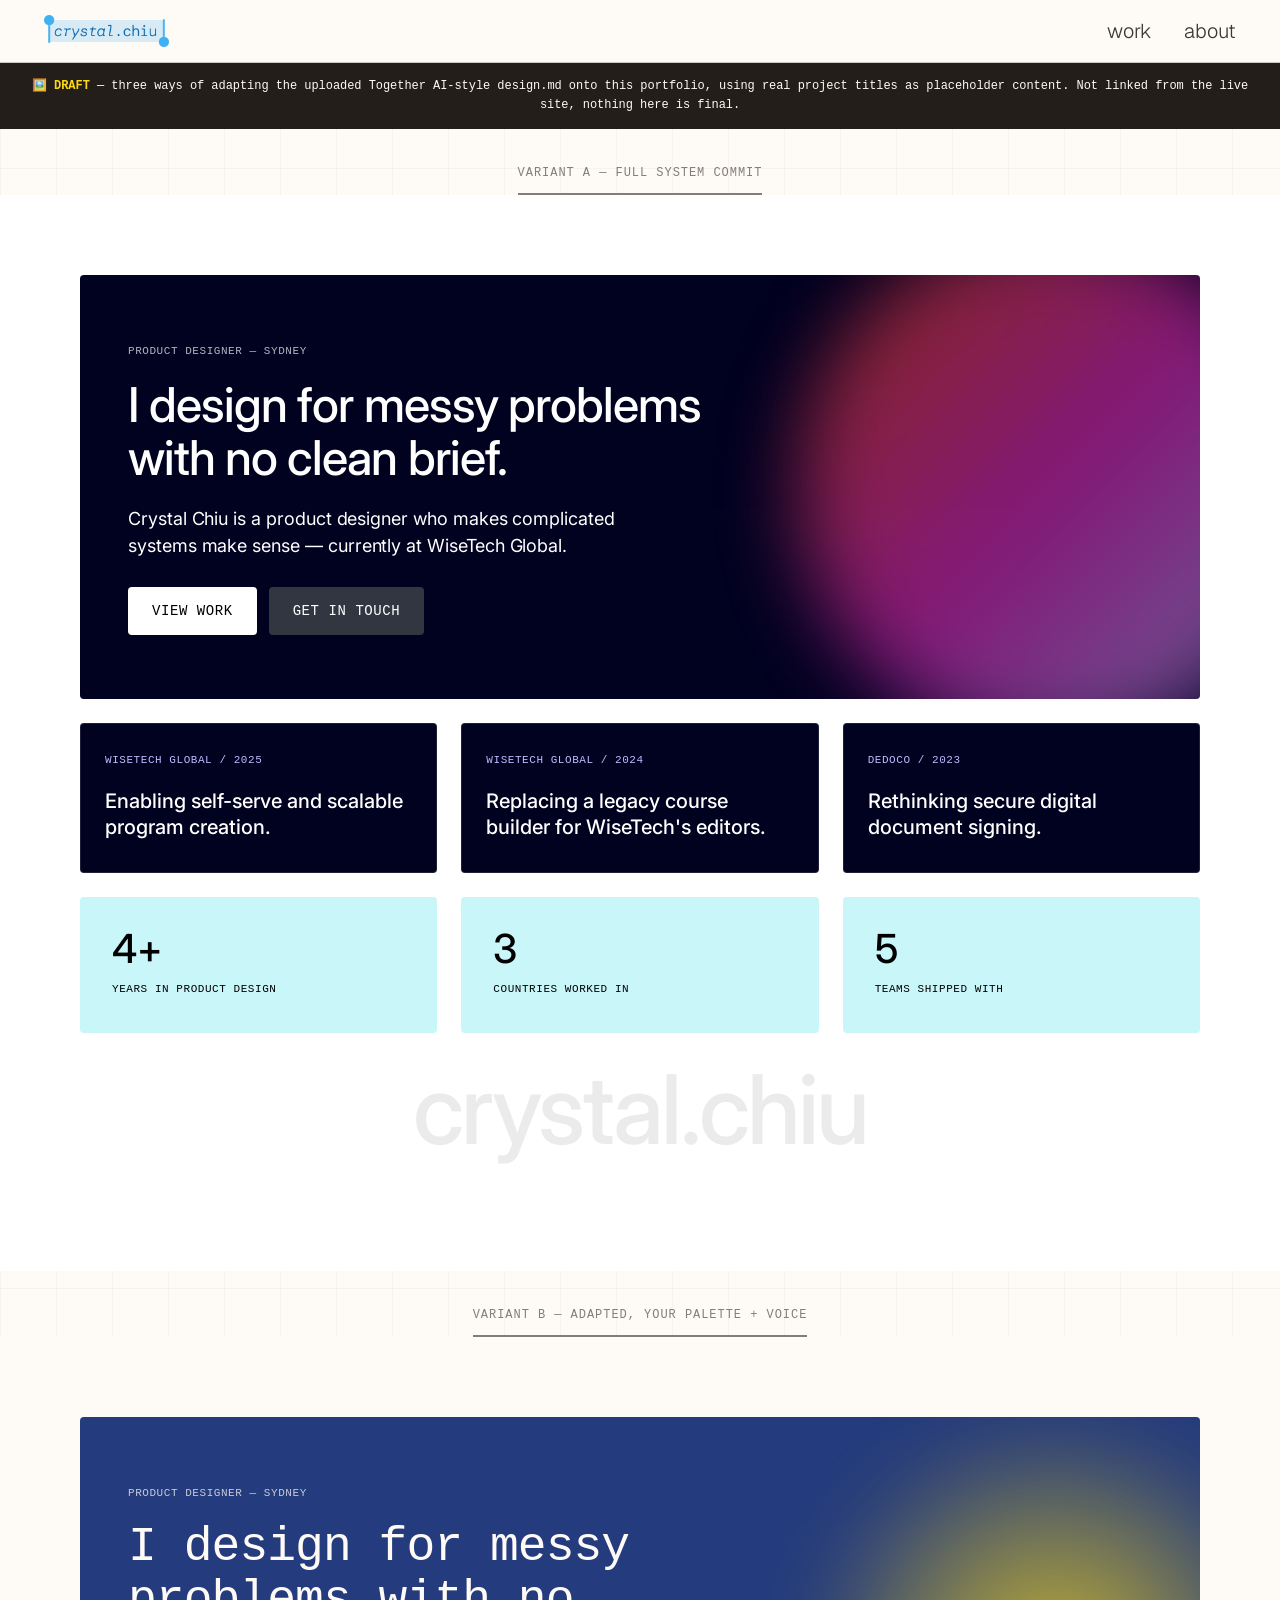
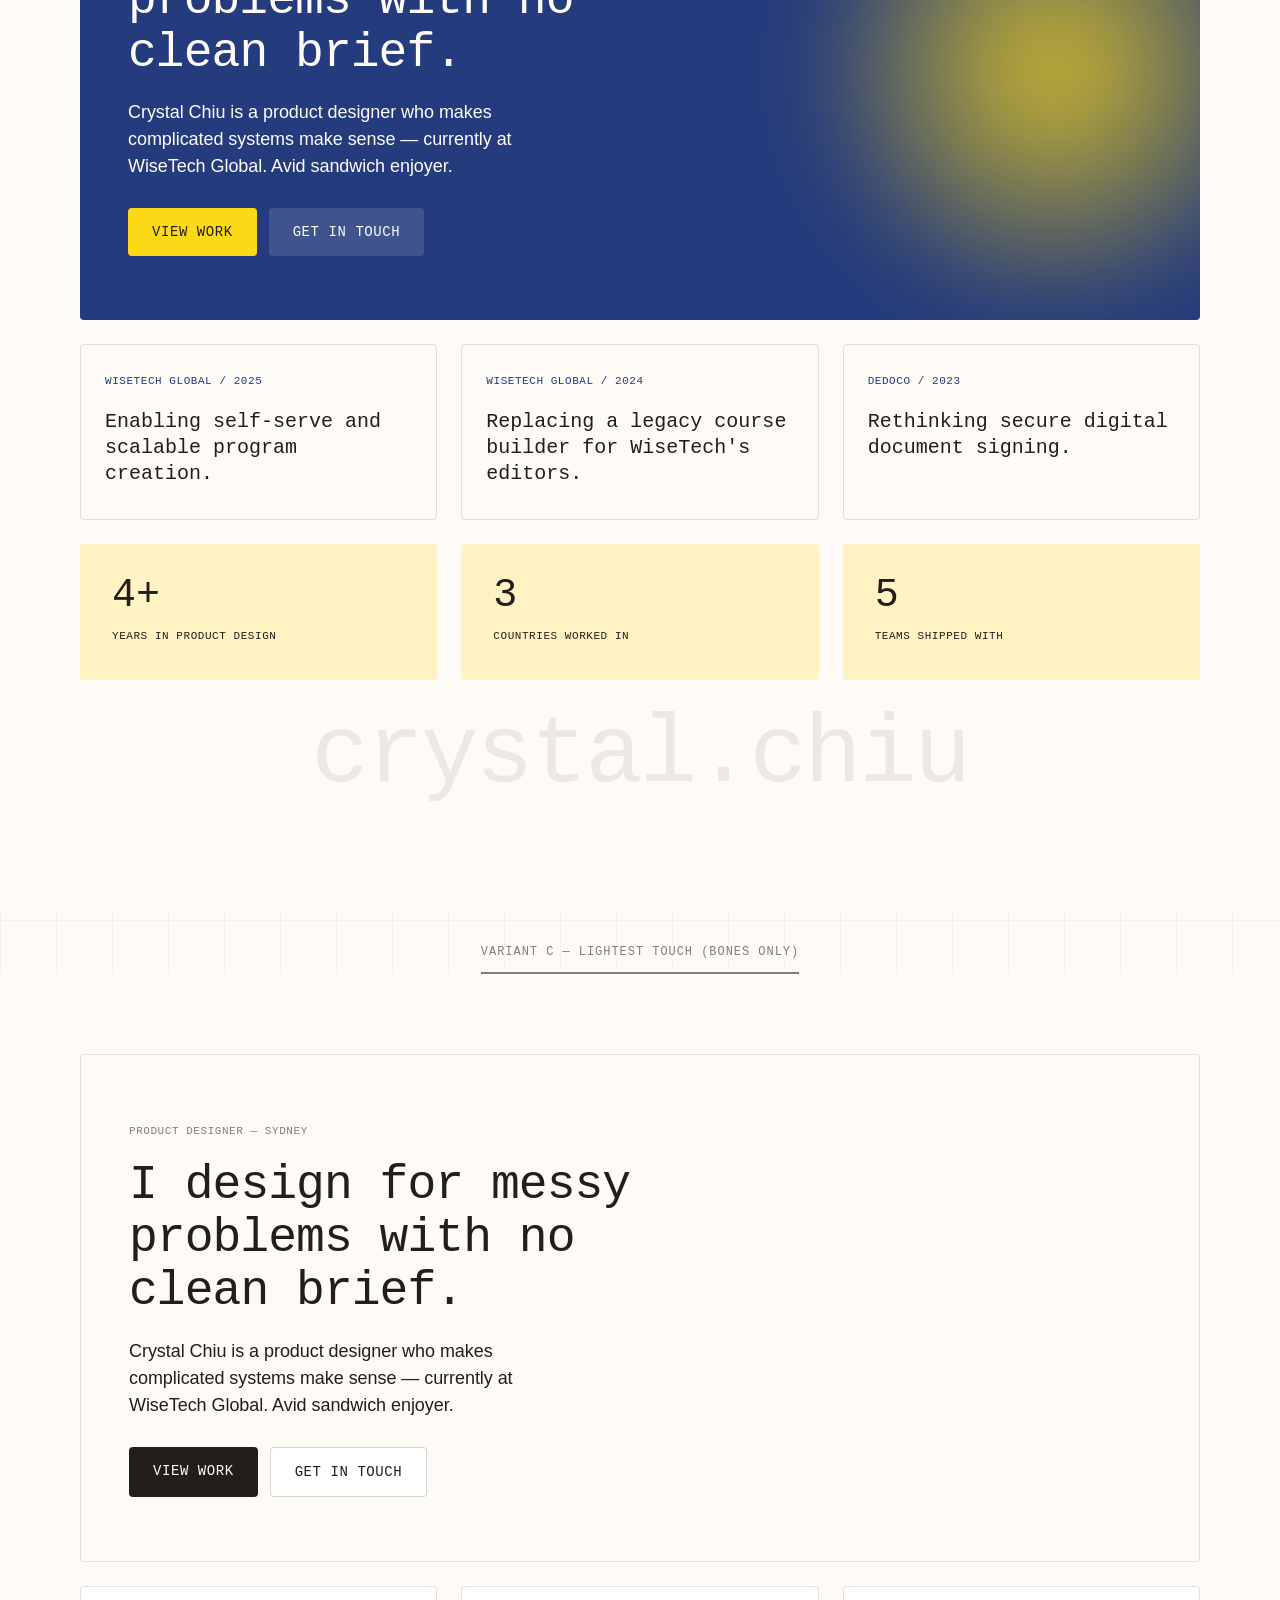
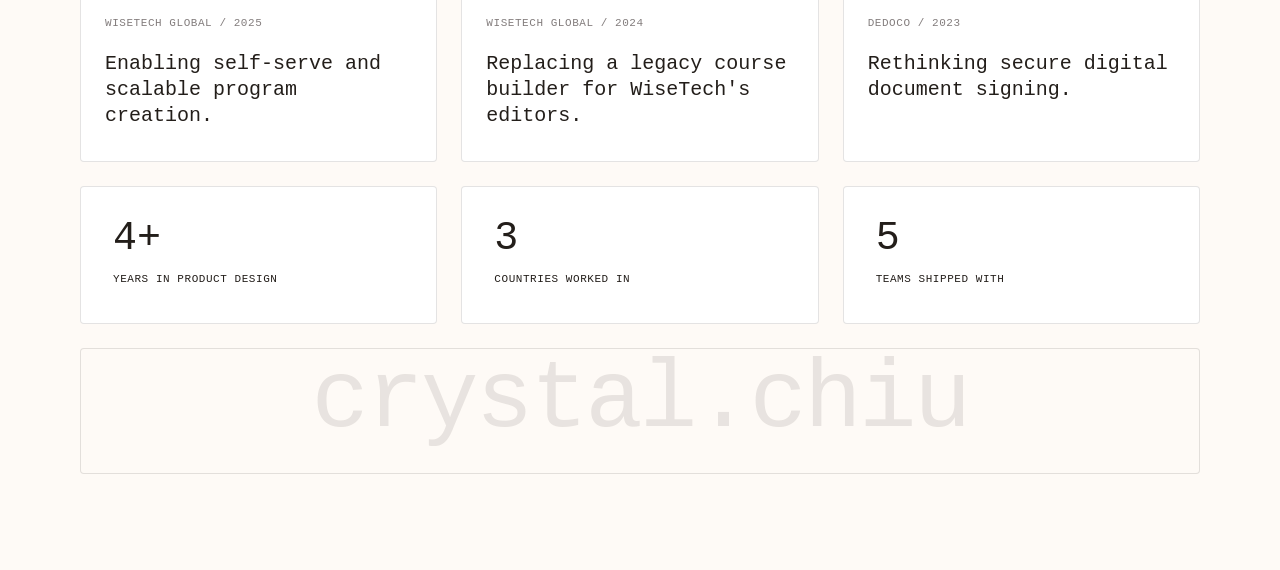
<file: work/_draft-design-system.html>
<!DOCTYPE html>
<html lang="en">
<head>
  <meta charset="UTF-8">
  <meta name="viewport" content="width=device-width, initial-scale=1.0">
  <title>[DRAFT] Design system exploration — crystal.chiu</title>
  <meta name="robots" content="noindex, nofollow">
  <link rel="icon" type="image/png" href="../assets/favicon.png">
  <link rel="stylesheet" href="../tokens.css">
  <link rel="preconnect" href="https://fonts.googleapis.com">
  <link rel="preconnect" href="https://fonts.gstatic.com" crossorigin>
  <link href="https://fonts.googleapis.com/css2?family=Inter:wght@400;500&display=swap" rel="stylesheet">
  <style>
    /* ══════════════════════════════════════════════════════════
       DRAFT — three directions for adapting the uploaded
       "Together AI" design.md onto this portfolio. Dummy content,
       not linked from the live site. Not a final pick — see
       draft-banner below for how to read each variant.
       ══════════════════════════════════════════════════════════ */

    .draft-banner {
      margin-top: 63px; /* clears the fixed .nav injected by nav.js */
      background: #231E1A;
      color: #FEFAF6;
      padding: 14px 24px;
      text-align: center;
      font-family: 'DM Mono', monospace;
      font-size: 12px;
      line-height: 1.6;
    }
    .draft-banner strong { color: #FBD916; }

    .demo-label {
      padding: 32px 24px 0;
      text-align: center;
      font-family: 'DM Mono', monospace;
      font-size: 12px;
      letter-spacing: 0.08em;
      text-transform: uppercase;
      color: #837D7D;
    }
    .demo-label span {
      display: inline-block;
      padding-bottom: 8px;
      border-bottom: 2px solid currentColor;
    }

    /* ─── Shared skeleton (structure only — colors set per variant) ─── */
    .demo {
      padding: 80px 32px;
    }
    .demo-inner {
      max-width: 1120px;
      margin: 0 auto;
    }
    .demo-eyebrow {
      font-family: var(--mono, 'DM Mono', monospace);
      font-size: 11px;
      font-weight: 500;
      letter-spacing: 0.05em;
      text-transform: uppercase;
      margin-bottom: 16px;
      display: block;
    }
    .demo-hero {
      display: flex;
      align-items: center;
      gap: 4%;
      position: relative;
      overflow: hidden;
      border-radius: var(--radius, 4px);
      padding: 64px 48px;
    }
    .demo-hero-text { flex: 0 0 56%; position: relative; z-index: 1; }
    .demo-hero h1 {
      font-family: var(--display, 'DM Mono', monospace);
      font-size: 48px;
      font-weight: 500;
      line-height: 1.1;
      letter-spacing: -0.02em;
      margin-bottom: 20px;
      color: inherit;
    }
    .demo-hero p {
      font-family: var(--body, 'DM Sans', sans-serif);
      font-size: 18px;
      line-height: 1.5;
      margin-bottom: 28px;
      max-width: 46ch;
      color: inherit;
    }
    .demo-ctas { display: flex; gap: 12px; flex-wrap: wrap; }
    .demo-btn {
      font-family: var(--mono, 'DM Mono', monospace);
      font-size: 14px;
      font-weight: 500;
      letter-spacing: 0.04em;
      text-transform: uppercase;
      padding: 12px 24px;
      border-radius: var(--radius, 4px);
      border: none;
      cursor: default;
      display: inline-block;
    }
    .demo-ribbon {
      position: absolute;
      right: -10%;
      top: 50%;
      transform: translateY(-50%);
      width: 46%;
      aspect-ratio: 1;
      border-radius: 50%;
      filter: blur(40px);
      z-index: 0;
    }

    .demo-cards {
      display: grid;
      grid-template-columns: repeat(3, 1fr);
      gap: 24px;
      margin-top: 24px;
    }
    .demo-card {
      padding: 24px;
      border-radius: var(--radius, 4px);
    }
    .demo-card-title {
      font-family: var(--display, 'DM Mono', monospace);
      font-size: 20px;
      font-weight: 500;
      line-height: 1.3;
      margin-bottom: 8px;
      color: inherit;
    }

    .demo-stats {
      display: grid;
      grid-template-columns: repeat(3, 1fr);
      gap: 24px;
      margin-top: 24px;
    }
    .demo-stat {
      padding: 32px;
      border-radius: var(--radius, 4px);
    }
    .demo-stat-value {
      font-family: var(--display, 'DM Mono', monospace);
      font-size: 40px;
      font-weight: 500;
      line-height: 1;
      margin-bottom: 8px;
    }
    .demo-stat-label {
      font-family: var(--mono, 'DM Mono', monospace);
      font-size: 11px;
      letter-spacing: 0.05em;
      text-transform: uppercase;
    }

    .demo-wordmark {
      margin-top: 24px;
      border-radius: var(--radius, 4px);
      padding: 40px 32px;
      text-align: center;
      overflow: hidden;
    }
    .demo-wordmark span {
      font-family: var(--display, 'DM Mono', monospace);
      font-weight: 500;
      font-size: clamp(40px, 9vw, 96px);
      letter-spacing: -0.03em;
      white-space: nowrap;
    }

    @media (max-width: 860px) {
      .demo-hero { flex-direction: column; align-items: flex-start; }
      .demo-hero-text { flex: none; }
      .demo-cards, .demo-stats { grid-template-columns: 1fr; }
    }

    /* ══════════════════ VARIANT A — full system commit ══════════════════
       Near-1:1 adaptation: near-black bands, 3-stop brand gradient,
       Inter standing in for the proprietary display sans, uppercase
       mono for every label. */
    .v-a {
      --mono: 'DM Mono', monospace;
      --display: 'Inter', sans-serif;
      --body: 'Inter', sans-serif;
      --radius: 4px;
      background: #ffffff;
    }
    .v-a .demo-hero {
      background: #010120;
      color: #ffffff;
    }
    .v-a .demo-eyebrow { color: #ffffff; opacity: 0.7; }
    .v-a .demo-ribbon {
      background: linear-gradient(135deg, #fc4c02, #ef2cc1, #bdbbff);
      opacity: 0.55;
    }
    .v-a .demo-btn:first-child { background: #ffffff; color: #000; }
    .v-a .demo-btn:last-child { background: #313641; color: #fff; }
    .v-a .demo-cards { background: #ffffff; }
    .v-a .demo-card {
      background: #010120;
      color: #ffffff;
      border: 1px solid rgba(255,255,255,0.12);
    }
    .v-a .demo-card .demo-eyebrow { color: #bdbbff; opacity: 1; }
    .v-a .demo-stat {
      background: #c8f6f9;
      color: #000;
    }
    .v-a .demo-wordmark {
      background: #ffffff;
    }
    .v-a .demo-wordmark span { color: #ebebeb; }

    /* ══════════════════ VARIANT B — adapted, your palette + voice ══════════════════
       Same structural moves (dark/light band contrast, mono eyebrows,
       hairline cards, single restrained accent) rebuilt in the site's
       existing cream/navy palette and fonts — no new fonts, no gradient. */
    .v-b {
      --mono: 'DM Mono', monospace;
      --display: 'DM Mono', monospace;
      --body: 'DM Sans', sans-serif;
      --radius: 4px;
      background: #FEFAF6;
    }
    .v-b .demo-hero {
      background: #243B7D;
      color: #FEFAF6;
    }
    .v-b .demo-eyebrow { color: #FEFAF6; opacity: 0.75; }
    .v-b .demo-ribbon {
      background: radial-gradient(circle, #FBD916 0%, rgba(251,217,22,0) 70%);
      opacity: 0.8;
    }
    .v-b .demo-btn:first-child { background: #FBD916; color: #231E1A; }
    .v-b .demo-btn:last-child { background: rgba(255,255,255,0.12); color: #FEFAF6; }
    .v-b .demo-card {
      background: #FEFAF6;
      color: #231E1A;
      border: 1px solid rgba(35,30,26,0.12);
    }
    .v-b .demo-card .demo-eyebrow { color: #243B7D; opacity: 1; }
    .v-b .demo-stat {
      background: #FFF3C4;
      color: #231E1A;
    }
    .v-b .demo-wordmark { background: #FEFAF6; }
    .v-b .demo-wordmark span { color: rgba(35,30,26,0.08); }

    /* ══════════════════ VARIANT C — lightest touch (bones only) ══════════════════
       Stays on the current cream surface throughout — no dark band at
       all. Only borrows: uppercase mono eyebrows above every section,
       hairline 4px-radius cards instead of the site's current colored
       drop-shadow cards, and the sign-off wordmark. */
    .v-c {
      --mono: 'DM Mono', monospace;
      --display: 'DM Mono', monospace;
      --body: 'DM Sans', sans-serif;
      --radius: 4px;
      background: #FEFAF6;
    }
    .v-c .demo-hero {
      background: #FEFAF6;
      color: #231E1A;
      border: 1px solid rgba(35,30,26,0.12);
      padding: 64px 48px;
    }
    .v-c .demo-eyebrow { color: #837D7D; }
    .v-c .demo-ribbon { display: none; }
    .v-c .demo-btn:first-child { background: #231E1A; color: #FEFAF6; }
    .v-c .demo-btn:last-child { background: #ffffff; color: #231E1A; border: 1px solid rgba(35,30,26,0.18); }
    .v-c .demo-card {
      background: #ffffff;
      color: #231E1A;
      border: 1px solid rgba(35,30,26,0.12);
    }
    .v-c .demo-card .demo-eyebrow { color: #837D7D; }
    .v-c .demo-stat {
      background: #ffffff;
      color: #231E1A;
      border: 1px solid rgba(35,30,26,0.12);
    }
    .v-c .demo-wordmark { background: #FEFAF6; border: 1px solid rgba(35,30,26,0.12); }
    .v-c .demo-wordmark span { color: rgba(35,30,26,0.10); }
  </style>
</head>
<body>

  <div class="draft-banner">
    🖼️ <strong>DRAFT</strong> — three ways of adapting the uploaded Together AI-style design.md onto this portfolio, using real project titles as placeholder content. Not linked from the live site, nothing here is final.
  </div>

  <main>

    <!-- ══════════════════ VARIANT A ══════════════════ -->
    <div class="demo-label"><span>Variant A — full system commit</span></div>
    <section class="demo v-a">
      <div class="demo-inner">
        <div class="demo-hero">
          <div class="demo-ribbon"></div>
          <div class="demo-hero-text">
            <span class="demo-eyebrow">Product designer — Sydney</span>
            <h1>I design for messy problems with no clean brief.</h1>
            <p>Crystal Chiu is a product designer who makes complicated systems make sense — currently at WiseTech Global.</p>
            <div class="demo-ctas">
              <span class="demo-btn">View work</span>
              <span class="demo-btn">Get in touch</span>
            </div>
          </div>
        </div>

        <div class="demo-cards">
          <div class="demo-card">
            <span class="demo-eyebrow">WiseTech Global / 2025</span>
            <h2 class="demo-card-title">Enabling self-serve and scalable program creation.</h2>
          </div>
          <div class="demo-card">
            <span class="demo-eyebrow">WiseTech Global / 2024</span>
            <h2 class="demo-card-title">Replacing a legacy course builder for WiseTech's editors.</h2>
          </div>
          <div class="demo-card">
            <span class="demo-eyebrow">Dedoco / 2023</span>
            <h2 class="demo-card-title">Rethinking secure digital document signing.</h2>
          </div>
        </div>

        <div class="demo-stats">
          <div class="demo-stat">
            <div class="demo-stat-value">4+</div>
            <div class="demo-stat-label">Years in product design</div>
          </div>
          <div class="demo-stat">
            <div class="demo-stat-value">3</div>
            <div class="demo-stat-label">Countries worked in</div>
          </div>
          <div class="demo-stat">
            <div class="demo-stat-value">5</div>
            <div class="demo-stat-label">Teams shipped with</div>
          </div>
        </div>

        <div class="demo-wordmark"><span>crystal.chiu</span></div>
      </div>
    </section>

    <!-- ══════════════════ VARIANT B ══════════════════ -->
    <div class="demo-label"><span>Variant B — adapted, your palette + voice</span></div>
    <section class="demo v-b">
      <div class="demo-inner">
        <div class="demo-hero">
          <div class="demo-ribbon"></div>
          <div class="demo-hero-text">
            <span class="demo-eyebrow">Product designer — Sydney</span>
            <h1>I design for messy problems with no clean brief.</h1>
            <p>Crystal Chiu is a product designer who makes complicated systems make sense — currently at WiseTech Global. Avid sandwich enjoyer.</p>
            <div class="demo-ctas">
              <span class="demo-btn">View work</span>
              <span class="demo-btn">Get in touch</span>
            </div>
          </div>
        </div>

        <div class="demo-cards">
          <div class="demo-card">
            <span class="demo-eyebrow">WiseTech Global / 2025</span>
            <h2 class="demo-card-title">Enabling self-serve and scalable program creation.</h2>
          </div>
          <div class="demo-card">
            <span class="demo-eyebrow">WiseTech Global / 2024</span>
            <h2 class="demo-card-title">Replacing a legacy course builder for WiseTech's editors.</h2>
          </div>
          <div class="demo-card">
            <span class="demo-eyebrow">Dedoco / 2023</span>
            <h2 class="demo-card-title">Rethinking secure digital document signing.</h2>
          </div>
        </div>

        <div class="demo-stats">
          <div class="demo-stat">
            <div class="demo-stat-value">4+</div>
            <div class="demo-stat-label">Years in product design</div>
          </div>
          <div class="demo-stat">
            <div class="demo-stat-value">3</div>
            <div class="demo-stat-label">Countries worked in</div>
          </div>
          <div class="demo-stat">
            <div class="demo-stat-value">5</div>
            <div class="demo-stat-label">Teams shipped with</div>
          </div>
        </div>

        <div class="demo-wordmark"><span>crystal.chiu</span></div>
      </div>
    </section>

    <!-- ══════════════════ VARIANT C ══════════════════ -->
    <div class="demo-label"><span>Variant C — lightest touch (bones only)</span></div>
    <section class="demo v-c">
      <div class="demo-inner">
        <div class="demo-hero">
          <div class="demo-hero-text">
            <span class="demo-eyebrow">Product designer — Sydney</span>
            <h1>I design for messy problems with no clean brief.</h1>
            <p>Crystal Chiu is a product designer who makes complicated systems make sense — currently at WiseTech Global. Avid sandwich enjoyer.</p>
            <div class="demo-ctas">
              <span class="demo-btn">View work</span>
              <span class="demo-btn">Get in touch</span>
            </div>
          </div>
        </div>

        <div class="demo-cards">
          <div class="demo-card">
            <span class="demo-eyebrow">WiseTech Global / 2025</span>
            <h2 class="demo-card-title">Enabling self-serve and scalable program creation.</h2>
          </div>
          <div class="demo-card">
            <span class="demo-eyebrow">WiseTech Global / 2024</span>
            <h2 class="demo-card-title">Replacing a legacy course builder for WiseTech's editors.</h2>
          </div>
          <div class="demo-card">
            <span class="demo-eyebrow">Dedoco / 2023</span>
            <h2 class="demo-card-title">Rethinking secure digital document signing.</h2>
          </div>
        </div>

        <div class="demo-stats">
          <div class="demo-stat">
            <div class="demo-stat-value">4+</div>
            <div class="demo-stat-label">Years in product design</div>
          </div>
          <div class="demo-stat">
            <div class="demo-stat-value">3</div>
            <div class="demo-stat-label">Countries worked in</div>
          </div>
          <div class="demo-stat">
            <div class="demo-stat-value">5</div>
            <div class="demo-stat-label">Teams shipped with</div>
          </div>
        </div>

        <div class="demo-wordmark"><span>crystal.chiu</span></div>
      </div>
    </section>

  </main>

  <script src="../nav.js"></script>
</body>
</html>
</file>
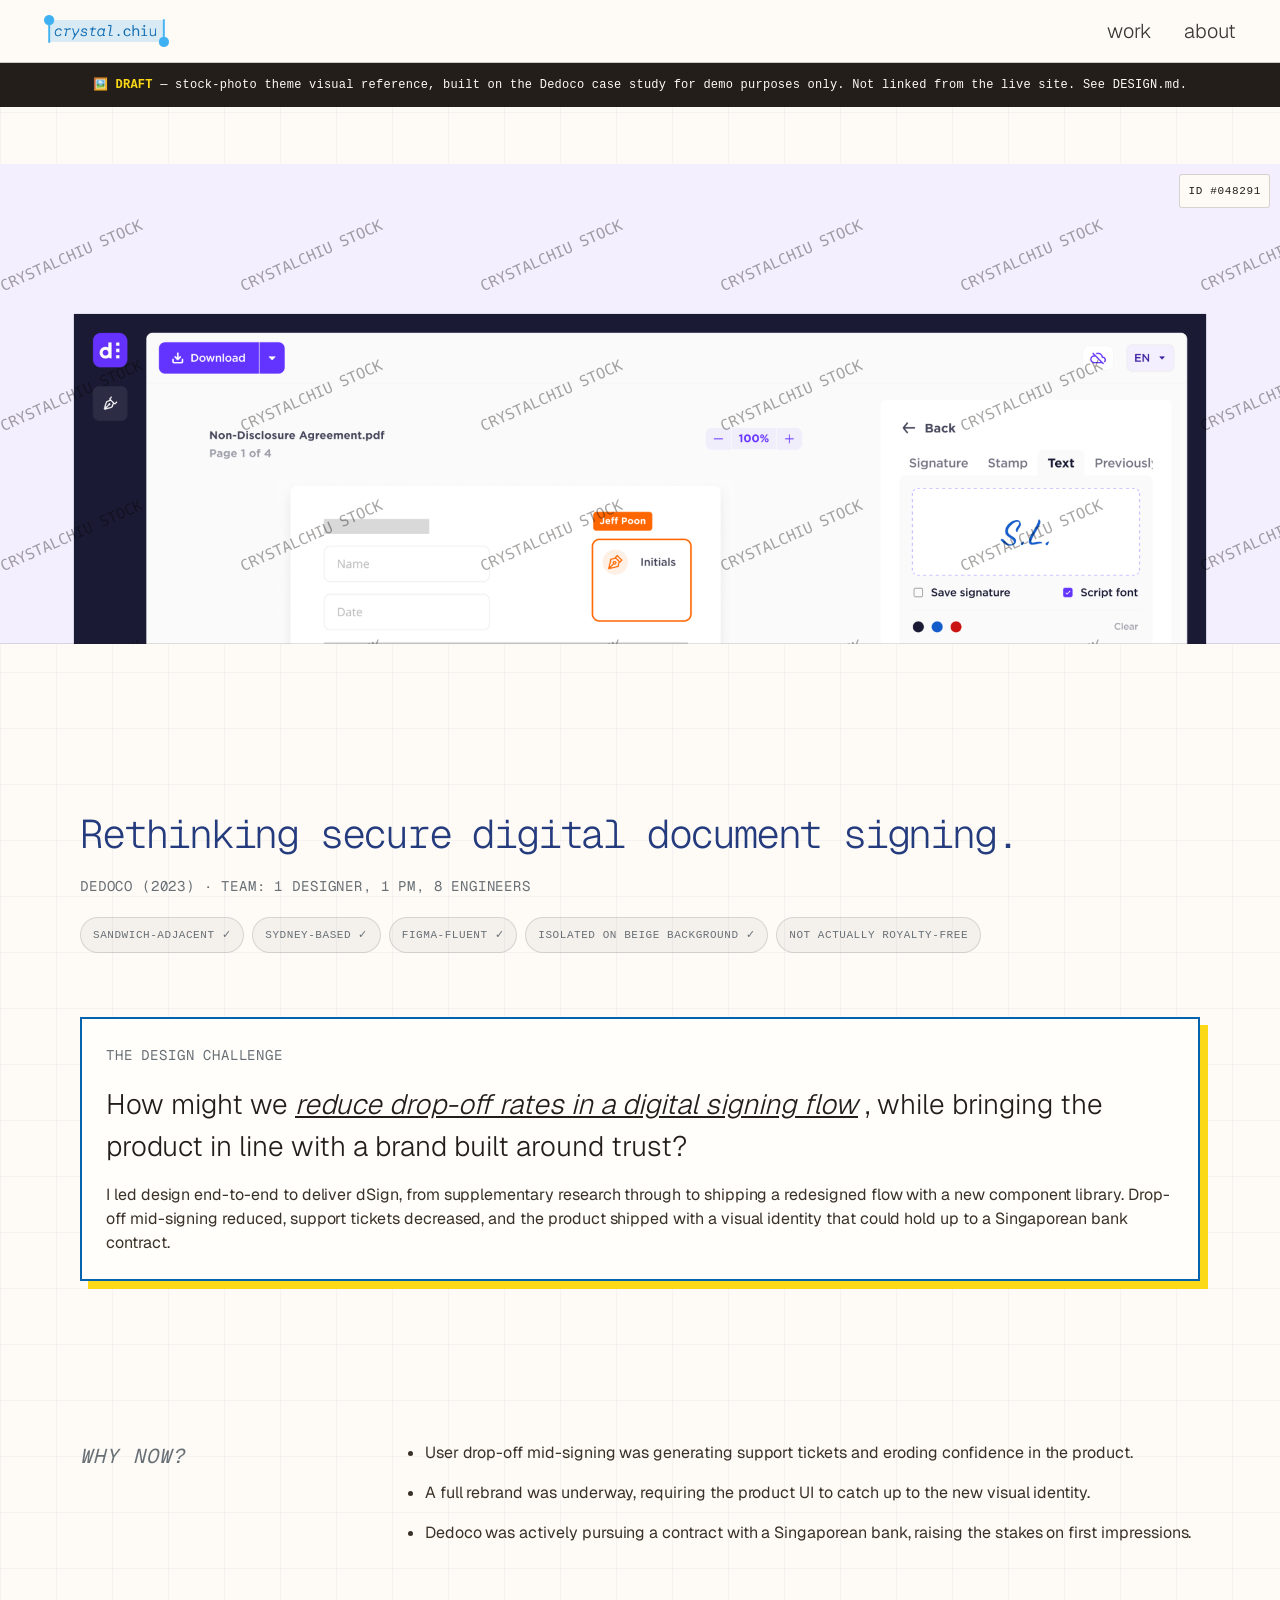
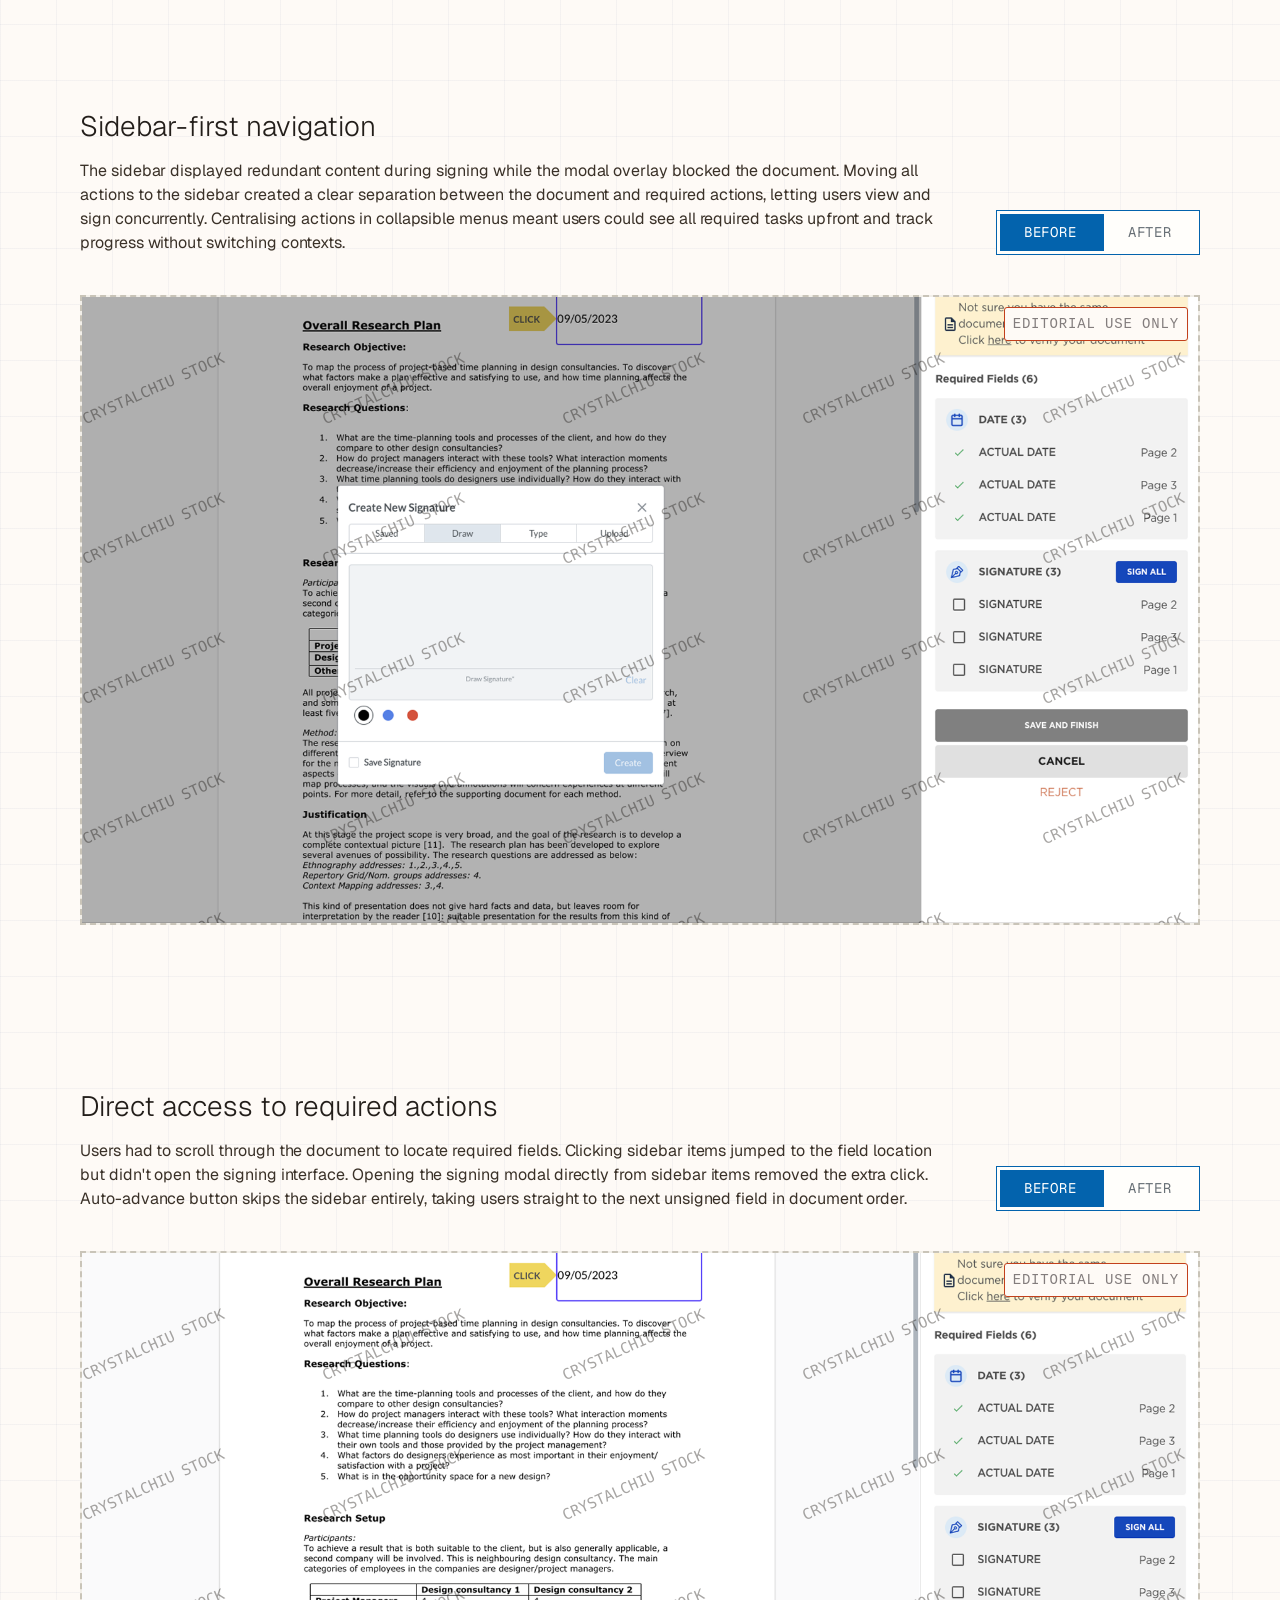
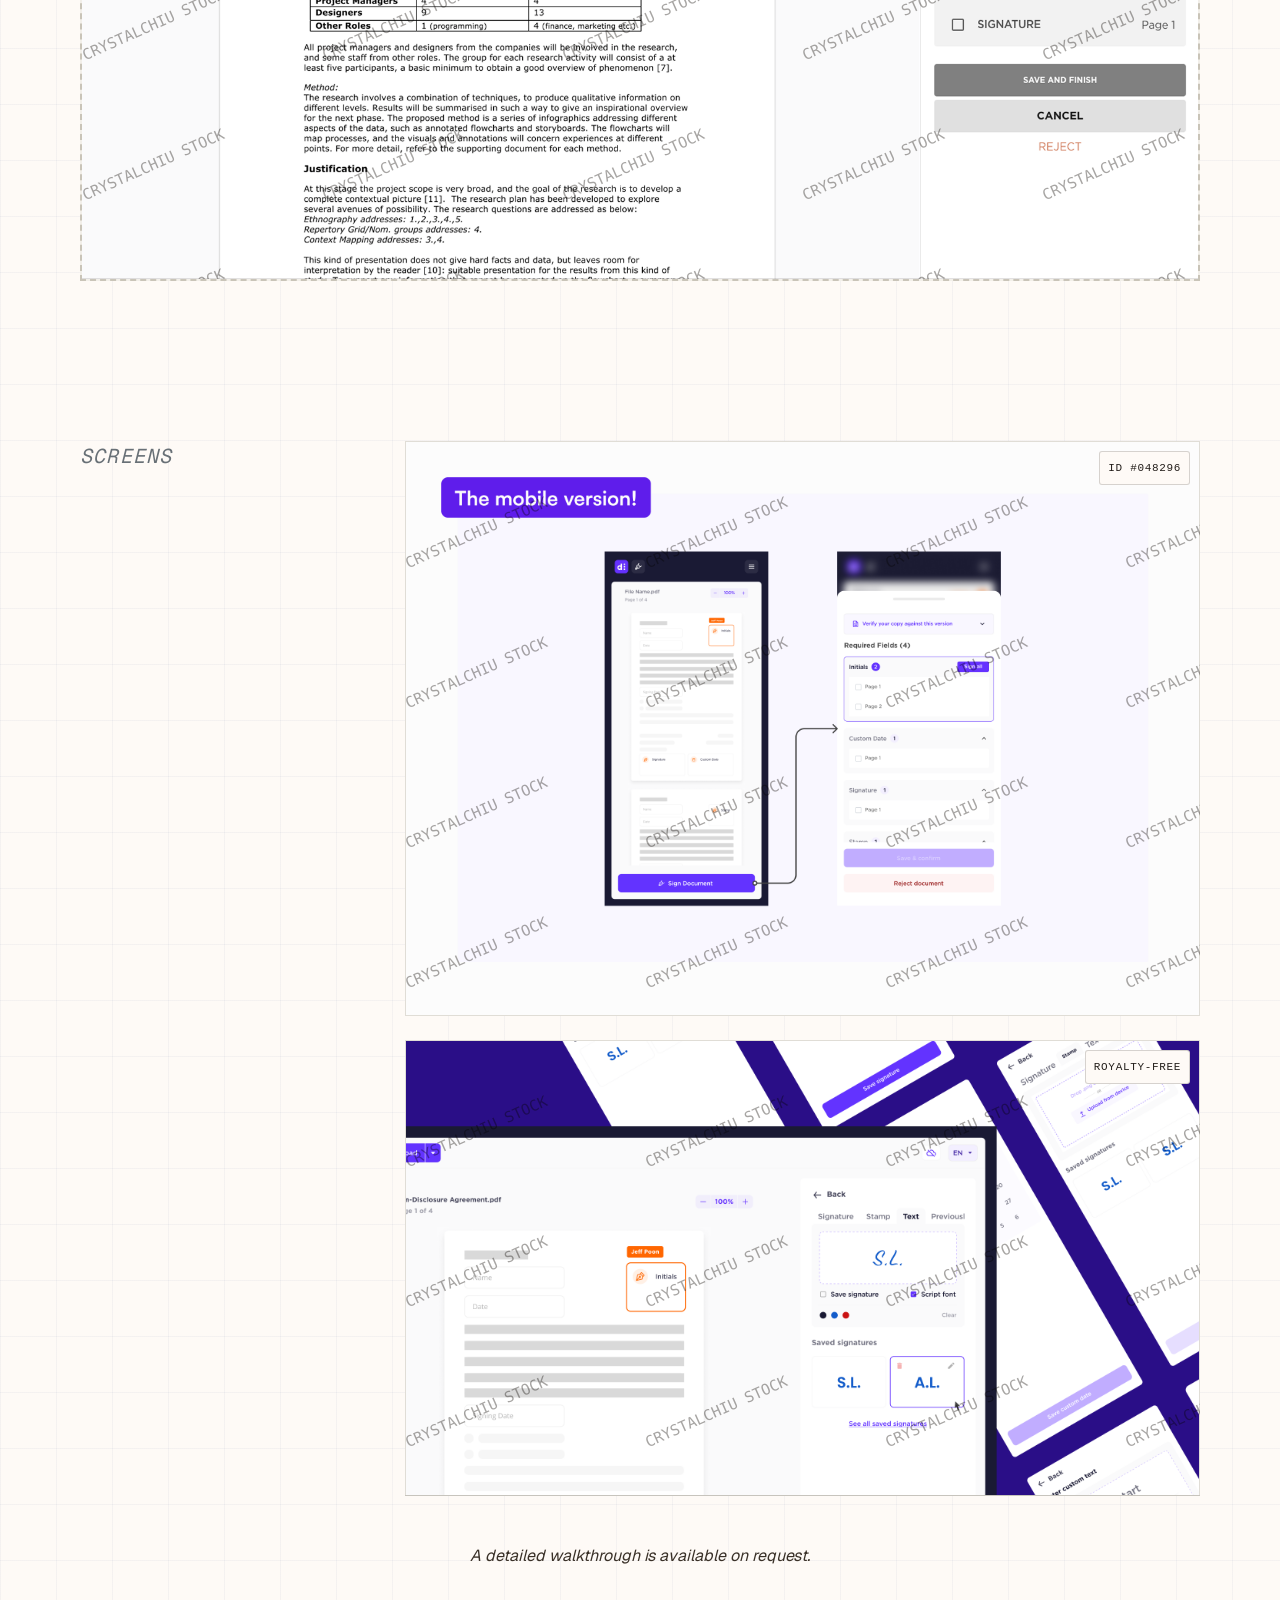
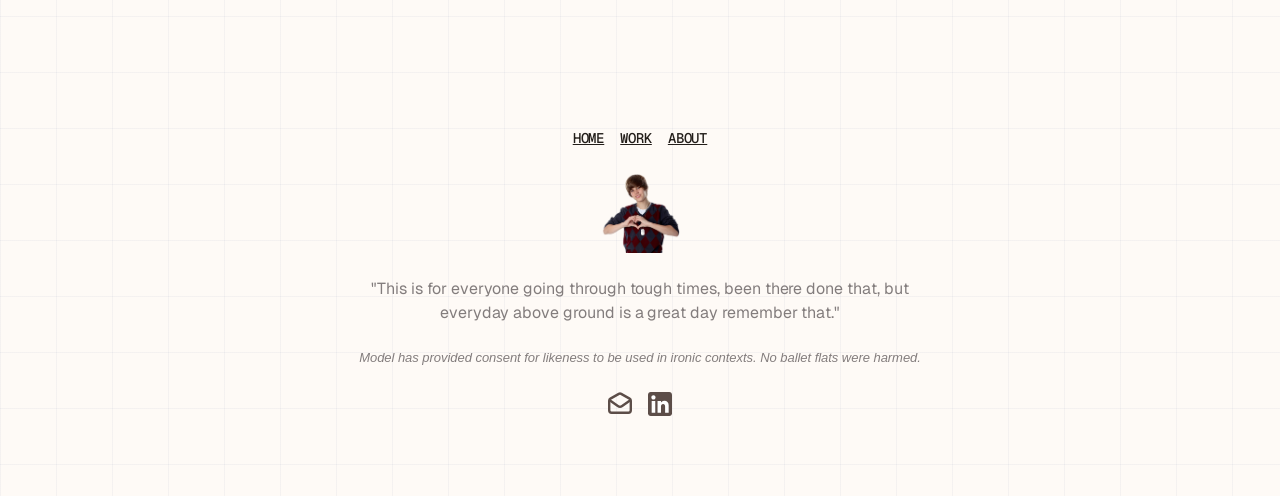
<file: work/_draft-stock-theme.html>
<!DOCTYPE html>
<html lang="en">
<head>
  <meta charset="UTF-8">
  <meta name="viewport" content="width=device-width, initial-scale=1.0">
  <title>[DRAFT] Stock Photo Theme reference — crystal.chiu</title>
  <meta name="robots" content="noindex, nofollow">
  <link rel="icon" type="image/png" href="../assets/favicon.png">
  <link rel="stylesheet" href="../tokens.css?v=4">
  <style>
    /* ─── Container ──────────────────────────────────────────── */
    .container {
      max-width: 1200px;
      margin: 0 auto;
      padding: 0 40px;
    }

    /* ─── Hero ────────────────────────────────────────────────── */
    .hero {
      margin-top: 57px;
    }

    .hero img {
      display: block;
      width: 100%;
      max-height: 480px;
      object-fit: cover;
      object-position: top;
    }

    /* ─── Title block ─────────────────────────────────────────── */
    .title-block {
      padding-top: 160px;
    }

    .title-block h1 {
      margin-bottom: 12px;
    }

    .meta-row {
      display: flex;
      align-items: baseline;
      justify-content: space-between;
    }

    /* ─── Challenge + TL;DR ──────────────────────────────────── */
    .challenge-tldr {
      display: flex;
      flex-direction: column;
      gap: 32px;
      padding-top: 64px;
    }

    .challenge-col {
      border: 2px solid var(--color-link);
      padding: 24px;
      background-color: #FFFEFB;
      box-shadow: 8px 8px 0 #FBD916;
    }

    .challenge-col .t-label {
      display: block;
      margin-bottom: 16px;
    }

    .challenge-col h2 {
      padding-top: 16px;
      margin-bottom: 16px;
    }

    .challenge-col h2 em {
      font-style: italic;
      text-decoration: underline;
    }

    .tldr-col {
    }

    .tldr-col .t-label {
      display: block;
      margin-bottom: 16px;
    }

    .tldr-item {
      margin-bottom: 16px;
    }

    .tldr-item:last-child {
      margin-bottom: 0;
    }

    .tldr-label {
      font-weight: 500;
    }

    /* ─── Business context ────────────────────────────────────── */
    .business-context {
      display: flex;
      gap: 4%;
      padding-top: 160px;
    }

    .business-context-label {
      flex: 0 0 25%;
    }

    .business-context-bullets {
      flex: 0 0 71%;
      padding-left: 20px;
    }

    .business-context-bullets li {
      margin-bottom: 16px;
    }

    .business-context-bullets li:last-child {
      margin-bottom: 0;
    }

    .business-context-bullets ul {
      padding-left: 20px;
      margin-top: 8px;
    }

    /* ─── Discovery ──────────────────────────────────────────── */
    .discovery {
      display: flex;
      gap: 4%;
      padding-top: 160px;
    }

    .discovery-left {
      flex: 0 0 25%;
    }

    .discovery-left .t-label {
      display: block;
      margin-bottom: 16px;
    }

    .discovery-left p {
      margin-bottom: 12px;
    }

    .discovery-left ul {
      padding-left: 20px;
    }

    .discovery-left ul li {
      margin-bottom: 4px;
    }

    .discovery-right {
      flex: 0 0 71%;
    }

    .discovery-synth {
      margin-bottom: 16px;
    }

    .discovery-quote {
      margin-bottom: 16px;
    }

    .discovery-img {
      display: block;
      width: 100%;
      margin-bottom: 24px;
    }

    .discovery-bullets {
      padding-left: 20px;
      margin-bottom: 16px;
    }

    .discovery-bullets li {
      margin-bottom: 8px;
    }

    .discovery-bullets li:last-child {
      margin-bottom: 0;
    }

    /* ─── Wireframing and Concepts ──────────────────────────── */
    .wireframing {
      display: flex;
      gap: 4%;
      padding-top: 160px;
    }

    .wireframing-left {
      flex: 0 0 25%;
    }

    .wireframing-left .t-label {
      display: block;
      margin-bottom: 16px;
    }

    .wireframing-left p {
      margin-bottom: 12px;
    }

    .wireframing-left ul {
      padding-left: 20px;
    }

    .wireframing-left ul li {
      margin-bottom: 4px;
    }

    .wireframing-cards {
      flex: 0 0 71%;
      display: flex;
      flex-direction: column;
      gap: 24px;
    }

    .wireframing-card {
      border: 2px solid #FF6CD3;
      padding: 24px;
      box-shadow: 5px 5px 0 0 #FF6CD3;
    }

    .wireframing-card h3 {
      margin-bottom: 8px;
    }

    .wireframing-card p {
      margin-bottom: 16px;
    }

    .wireframing-card img {
      display: block;
      width: 100%;
    }

    .wireframing-card-img-placeholder {
      width: 100%;
      aspect-ratio: 16 / 9;
      background-color: #FFE8F8;
    }

    /* ─── Testing ────────────────────────────────────────────── */
    .testing {
      padding-top: 160px;
    }

    .testing-box {
      display: flex;
      gap: 4%;
      padding: 16px;
      background: rgba(131, 125, 125, 0.03);
      border: 1px solid rgba(131, 125, 125, 0.30);
    }

    .testing-left {
      flex: 0 0 25%;
    }

    .testing-left .t-label {
      display: block;
      margin-bottom: 16px;
    }

    .testing-left p {
      margin-bottom: 12px;
    }

    .testing-left ul {
      padding-left: 20px;
    }

    .testing-left ul li {
      margin-bottom: 4px;
    }

    .testing-right {
      flex: 0 0 71%;
      display: flex;
      flex-direction: column;
      gap: 24px;
    }

    .testing-right h3 {
      color: var(--color-heading);
    }

    /* ─── Solution ───────────────────────────────────────────── */
    .solution {
      display: flex;
      gap: 4%;
      padding-top: 160px;
    }

    .solution-left {
      flex: 0 0 25%;
    }

    .solution-left .t-label {
      display: block;
    }

    .solution-cards {
      flex: 0 0 71%;
      display: flex;
      flex-direction: column;
      gap: 24px;
    }

    .solution-card {
      border: 2px solid #62B61B;
      padding: 24px;
      box-shadow: 5px 5px 0 0 #62B61B;
      background-color: #ffffff;
    }

    .solution-card h3 {
      margin-bottom: 8px;
    }

    .solution-card p {
      margin-bottom: 16px;
    }

    .solution-card img {
      display: block;
      width: 100%;
    }

    .solution-card .caption {
      display: block;
      margin-top: 8px;
    }

    /* ─── Results ────────────────────────────────────────────── */
    .results {
      display: flex;
      gap: 4%;
      padding-top: 160px;
    }

    .results-left {
      flex: 0 0 25%;
    }

    .results-left .t-label {
      display: block;
    }

    .results-bullets {
      flex: 0 0 71%;
      padding-left: 20px;
    }

    .results-bullets li {
      margin-bottom: 8px;
    }

    .results-bullets li:last-child {
      margin-bottom: 0;
    }

    /* ─── Before / After ────────────────────────────────────── */
    .before-after {
      padding-top: 160px;
    }

    .before-after-header {
      display: flex;
      gap: 40px;
      align-items: flex-end;
      margin-bottom: 40px;
    }

    .before-after-label {
      flex: 1;
    }

    .before-after-label h2 {
      margin-bottom: 12px;
    }

    .before-after-label p {
      color: var(--color-body);
    }

    .before-after-tabs {
      flex: 0 0 auto;
      display: flex;
      align-items: flex-start;
    }

    .tab-switcher {
      display: inline-flex;
      position: relative;
      border: 1px solid var(--color-link);
      background: #FFFEFB;
      padding: 3px;
      gap: 3px;
    }

    .tab-indicator {
      position: absolute;
      top: 3px;
      left: 3px;
      height: calc(100% - 6px);
      background: var(--color-link);
      transition: transform 0.45s cubic-bezier(0.4, 0, 0.2, 1);
      pointer-events: none;
    }

    .tab-btn {
      position: relative;
      padding: 8px 24px;
      border: none;
      background: transparent;
      cursor: pointer;
      transition: color 0.45s cubic-bezier(0.4, 0, 0.2, 1);
      white-space: nowrap;
      z-index: 1;
    }

    .tab-btn.active {
      color: #fff;
    }

    .tab-track-wrap {
      overflow: hidden;
    }

    .tab-track {
      display: flex;
    }

    .before-after-img {
      flex: 0 0 100%;
      aspect-ratio: 16 / 9;
      background: #F2EFE9;
      display: flex;
      align-items: center;
      justify-content: center;
      border: 2px dashed #C9C4B8;
      overflow: hidden;
    }

    .before-after-img img {
      display: block;
      width: 100%;
      height: 100%;
      object-fit: cover;
    }

    .before-after-img span {
      color: var(--color-muted);
      font-size: 0.875rem;
    }

    /* ─── Screens ────────────────────────────────────────────── */
    .screens {
      display: flex;
      gap: 4%;
      padding-top: 160px;
    }

    .screens-label {
      flex: 0 0 25%;
    }

    .screens-gallery {
      flex: 0 0 71%;
      display: flex;
      flex-direction: column;
      gap: 24px;
    }

    .screen-figure {
      margin: 0;
    }

    .screen-figure img {
      display: block;
      width: 100%;
      border: 1px solid var(--color-border, #e0ddd6);
    }

    /* ─── Closing note ───────────────────────────────────────── */
    .closing-note {
      padding-top: 48px;
      padding-bottom: 80px;
      font-style: italic;
      text-align: center;
    }

    /* ─── Footer ─────────────────────────────────────────────── */
    .site-footer {
      padding: 80px 0;
    }

    .footer-inner {
      display: flex;
      flex-direction: column;
      align-items: center;
      gap: 24px;
      text-align: center;
    }

    .footer-nav {
      display: flex;
      align-items: center;
      gap: 16px;
    }

    .footer-nav a {
      color: var(--color-heading);
    }

    .footer-nav a:hover {
      color: var(--color-muted);
    }

    .footer-avatar {
      display: block;
      max-width: 80px;
    }

    .footer-quote {
      color: var(--color-muted);
      max-width: 600px;
    }

    .footer-socials {
      display: flex;
      align-items: center;
      gap: 16px;
    }

    .footer-socials a {
      display: flex;
      align-items: center;
      text-decoration: none;
      color: var(--color-body);
      transition: opacity 0.15s ease;
    }

    .footer-socials a:hover {
      opacity: 0.45;
    }

    .footer-socials img {
      display: block;
      width: 24px;
      height: 24px;
    }

    /* ─── Left column muted text ────────────────────────────── */
    .business-context-label p,
    .discovery-left p,
    .wireframing-left p,
    .testing-left p,
    .solution-left p,
    .results-left p {
      color: var(--color-muted);
    }

    .testing-left ul li {
      color: var(--color-body);
    }

    @media (max-width: 768px) {
      .container {
        padding: 0 24px;
      }
      .hero img {
        max-height: 300px;
      }
      .title-block {
        padding-top: 32px;
      }
      .meta-row {
        flex-direction: column;
        gap: 8px;
      }
      .before-after-header {
        flex-direction: column;
        gap: 16px;
        align-items: flex-start;
      }
      .challenge-tldr,
      .business-context,
      .screens {
        flex-direction: column;
        gap: 24px;
      }
      .challenge-col,
      .tldr-col,
      .business-context-label,
      .business-context-bullets,
      .screens-label,
      .screens-gallery {
        flex: none;
        width: 100%;
      }
      .challenge-col {
        box-shadow: 4px 4px 0 #FBD916;
      }
    }

    /* ─── Scroll reveal ──────────────────────────────────────── */
    .reveal {
      opacity: 0;
      transform: translateY(24px);
      transition: opacity 0.55s ease 0.6s, transform 0.55s ease 0.6s;
    }

    .reveal--visible {
      opacity: 1;
      transform: translateY(0);
    }

    /* ══════════════════════════════════════════════════════════
       DRAFT: Stock Photo Theme — visual reference only.
       See DESIGN.md at repo root. Not linked from the live site.
       Density here is intentionally higher than the real plan
       (every image gets the treatment) so all components are
       visible in one place for review.
       ══════════════════════════════════════════════════════════ */

    .draft-banner {
      margin-top: 63px; /* clears the fixed .nav injected by nav.js */
      background: #231E1A;
      color: #FEFAF6;
      padding: 10px 24px;
      display: flex;
      align-items: center;
      justify-content: center;
      gap: 6px;
      flex-wrap: wrap;
      text-align: center;
      font-family: 'DM Mono', monospace;
      font-size: 12px;
      letter-spacing: 0.02em;
    }
    .draft-banner strong {
      color: #FBD916;
    }

    :root {
      --color-watermark:    rgba(35, 30, 26, 0.055);
      --color-badge-bg:     #FEFAF6;
      --color-badge-border: rgba(35, 30, 26, 0.18);
      --color-stock-accent: #C2401C;
    }

    .t-stock-badge {
      font-family: 'DM Mono', monospace;
      font-size: 11px;
      font-weight: 500;
      letter-spacing: 0.06em;
      text-transform: uppercase;
    }

    .t-stock-caption {
      font-family: 'DM Sans', sans-serif;
      font-style: italic;
      font-size: 13px;
      line-height: 145%;
    }

    .stock-frame {
      position: relative;
      display: block;
      overflow: hidden;
    }
    .hero .stock-frame,
    .before-after-img .stock-frame,
    .screen-figure .stock-frame {
      width: 100%;
      height: 100%;
    }

    .stock-watermark {
      position: absolute;
      inset: 0;
      pointer-events: none;
      z-index: 1;
      background-image: url("data:image/svg+xml,%3Csvg xmlns='http://www.w3.org/2000/svg' width='240' height='140'%3E%3Ctext x='-10' y='75' font-family='DM Mono, monospace' font-size='15' fill='%23231E1A' fill-opacity='0.4' transform='rotate(-24 120 70)'%3ECRYSTALCHIU STOCK%3C/text%3E%3C/svg%3E");
      background-repeat: repeat;
      mix-blend-mode: multiply;
    }

    .stock-badge {
      position: absolute;
      top: 10px;
      right: 10px;
      z-index: 2;
      background: var(--color-badge-bg);
      border: 1px solid var(--color-badge-border);
      border-radius: 3px;
      padding: 4px 8px;
      color: var(--color-heading);
    }
    .stock-badge--accent {
      color: var(--color-stock-accent);
      border-color: var(--color-stock-accent);
    }

    .stock-caption-bar {
      position: absolute;
      left: 0;
      right: 0;
      bottom: 0;
      z-index: 2;
      transform: translateY(100%);
      transition: transform 0.3s ease;
      background: rgba(35, 30, 26, 0.85);
      color: #FEFAF6;
      padding: 10px 14px;
    }
    .stock-frame:hover .stock-caption-bar,
    .stock-frame:focus-within .stock-caption-bar {
      transform: translateY(0);
    }

    .stock-filter-chips {
      display: flex;
      flex-wrap: wrap;
      gap: 8px;
      margin-top: 20px;
    }
    .stock-filter-chip {
      font-family: 'DM Mono', monospace;
      font-size: 11px;
      letter-spacing: 0.05em;
      text-transform: uppercase;
      color: var(--color-label);
      background: rgba(131, 125, 125, 0.08);
      border: 1px solid rgba(131, 125, 125, 0.25);
      border-radius: 20px;
      padding: 5px 12px;
    }
  </style>
</head>
<body>

  <div class="draft-banner">
    <span>🖼️ <strong>DRAFT</strong> — stock-photo theme visual reference, built on the Dedoco case study for demo purposes only. Not linked from the live site. See <code>DESIGN.md</code>.</span>
  </div>

  <main>

    <section class="hero">
      <div class="stock-frame">
        <img src="assets/dedoco/thumbnail-1.png" alt="dSign mobile signing interface">
        <div class="stock-watermark"></div>
        <span class="stock-badge t-stock-badge">ID #048291</span>
        <div class="stock-caption-bar t-stock-caption">Confident professional signs important document, has absolutely no idea what she agreed to.</div>
      </div>
    </section>

    <div class="container">

      <div class="title-block">
        <h1 class="t-display">Rethinking secure digital document signing.</h1>
        <div class="meta-row">
          <span class="t-label-sm">Dedoco (2023) · Team: 1 designer, 1 PM, 8 engineers</span>

        </div>
        <div class="stock-filter-chips">
          <span class="stock-filter-chip">sandwich-adjacent ✓</span>
          <span class="stock-filter-chip">sydney-based ✓</span>
          <span class="stock-filter-chip">figma-fluent ✓</span>
          <span class="stock-filter-chip">isolated on beige background ✓</span>
          <span class="stock-filter-chip">not actually royalty-free</span>
        </div>
      </div>

      <div class="challenge-tldr">
        <div class="challenge-col">
          <span class="t-label-sm">The design challenge</span>
          <h2>How might we <em>reduce drop-off rates in a digital signing flow</em> , while bringing the product in line with a brand built around trust?</h2>
          <p class="t-default">I led design end-to-end to deliver dSign, from supplementary research through to shipping a redesigned flow with a new component library. Drop-off mid-signing reduced, support tickets decreased, and the product shipped with a visual identity that could hold up to a Singaporean bank contract.</p>
        </div>
      </div>

      <div class="business-context">
        <div class="business-context-label">
          <span class="t-label">Why now?</span>
        </div>
        <ul class="business-context-bullets">
          <li class="t-default">User drop-off mid-signing was generating support tickets and eroding confidence in the product.</li>
          <li class="t-default">A full rebrand was underway, requiring the product UI to catch up to the new visual identity.</li>
          <li class="t-default">Dedoco was actively pursuing a contract with a Singaporean bank, raising the stakes on first impressions.</li>
        </ul>
      </div>

      <div class="before-after reveal">
        <div class="before-after-header">
          <div class="before-after-label">
            <h2>Sidebar-first navigation</h2>
            <p class="t-default">The sidebar displayed redundant content during signing while the modal overlay blocked the document. Moving all actions to the sidebar created a clear separation between the document and required actions, letting users view and sign concurrently. Centralising actions in collapsible menus meant users could see all required tasks upfront and track progress without switching contexts.</p>
          </div>
          <div class="before-after-tabs">
            <div class="tab-switcher" role="tablist">
              <div class="tab-indicator"></div>
              <button class="tab-btn t-label-sm active" role="tab" aria-selected="true" data-target="before">Before</button>
              <button class="tab-btn t-label-sm" role="tab" aria-selected="false" data-target="after">After</button>
            </div>
          </div>
        </div>
        <div class="tab-track-wrap">
          <div class="tab-track">
            <div class="before-after-img">
              <div class="stock-frame">
                <img src="assets/dedoco/sidebar-before.png" alt="Sidebar navigation before redesign">
                <div class="stock-watermark"></div>
                <span class="stock-badge t-stock-badge stock-badge--accent">Editorial use only</span>
                <div class="stock-caption-bar t-stock-caption">Two months before the redesign. Everyone still smiling, somehow.</div>
              </div>
            </div>
            <div class="before-after-img">
              <div class="stock-frame">
                <img src="assets/dedoco/sidebar-after.gif" alt="Sidebar navigation after redesign">
                <div class="stock-watermark"></div>
                <span class="stock-badge t-stock-badge">ID #048293</span>
                <div class="stock-caption-bar t-stock-caption">Same team, better sidebar, noticeably less crying.</div>
              </div>
            </div>
          </div>
        </div>
      </div>

      <div class="before-after reveal">
        <div class="before-after-header">
          <div class="before-after-label">
            <h2>Direct access to required actions</h2>
            <p class="t-default">Users had to scroll through the document to locate required fields. Clicking sidebar items jumped to the field location but didn't open the signing interface. Opening the signing modal directly from sidebar items removed the extra click. Auto-advance button skips the sidebar entirely, taking users straight to the next unsigned field in document order.</p>
          </div>
          <div class="before-after-tabs">
            <div class="tab-switcher" role="tablist">
              <div class="tab-indicator"></div>
              <button class="tab-btn t-label-sm active" role="tab" aria-selected="true" data-target="before">Before</button>
              <button class="tab-btn t-label-sm" role="tab" aria-selected="false" data-target="after">After</button>
            </div>
          </div>
        </div>
        <div class="tab-track-wrap">
          <div class="tab-track">
            <div class="before-after-img">
              <div class="stock-frame">
                <img src="assets/dedoco/nav-before.png" alt="Field navigation before redesign">
                <div class="stock-watermark"></div>
                <span class="stock-badge t-stock-badge stock-badge--accent">Editorial use only</span>
                <div class="stock-caption-bar t-stock-caption">User locates required field using vibes and patience.</div>
              </div>
            </div>
            <div class="before-after-img">
              <div class="stock-frame">
                <img src="assets/dedoco/nav-after.gif" alt="Field navigation after redesign">
                <div class="stock-watermark"></div>
                <span class="stock-badge t-stock-badge">ID #048295</span>
                <div class="stock-caption-bar t-stock-caption">User locates required field in one click. Miracle.</div>
              </div>
            </div>
          </div>
        </div>
      </div>

      <div class="screens">
        <div class="screens-label">
          <span class="t-label">Screens</span>
        </div>
        <div class="screens-gallery">
          <figure class="screen-figure">
            <div class="stock-frame">
              <img src="assets/dedoco/mobile.png" alt="dSign mobile signing interface">
              <div class="stock-watermark"></div>
              <span class="stock-badge t-stock-badge">ID #048296</span>
              <div class="stock-caption-bar t-stock-caption">Diverse professional signs contract from phone, in an elevator, against all UX advice.</div>
            </div>
          </figure>
          <figure class="screen-figure">
            <div class="stock-frame">
              <img src="assets/dedoco/solution-1.png" alt="dSign redesigned signing flow">
              <div class="stock-watermark"></div>
              <span class="stock-badge t-stock-badge">ROYALTY-FREE</span>
              <div class="stock-caption-bar t-stock-caption">Final shipped flow. Legally binding. Aesthetically pleasing.</div>
            </div>
          </figure>
        </div>
      </div>

      <p class="closing-note">A detailed walkthrough is available on request.</p>

    </div>

  </main>

  <footer class="site-footer">
    <div class="container">
      <div class="footer-inner">
        <nav class="footer-nav">
          <a href="../index.html#home" class="t-link">Home</a>
          <a href="../index.html#work" class="t-link">Work</a>
          <a href="../index.html#about" class="t-link">About</a>
        </nav>
        <img src="assets/shared/footer-icon.png" alt="" class="footer-avatar">
        <p class="t-default footer-quote">
          "This is for everyone going through tough times, been there done that, but everyday above ground is a great day remember that."
        </p>
        <p class="t-stock-caption" style="color: var(--color-muted);">Model has provided consent for likeness to be used in ironic contexts. No ballet flats were harmed.</p>
        <div class="footer-socials">
          <a href="mailto:crystalchiu09@gmail.com" aria-label="Email">
            <img src="assets/shared/icon-mail.svg" alt="Email" width="24" height="24">
          </a>
          <a href="https://www.linkedin.com/in/crystalchiu01/" target="_blank" aria-label="LinkedIn">
            <img src="assets/shared/icon-linkedin.svg" alt="LinkedIn" width="24" height="24">
          </a>
        </div>
      </div>
    </div>
  </footer>

  <script src="../nav.js"></script>
  <script src="../scroll-reveal.js"></script>
  <script>
    document.querySelectorAll('.before-after').forEach(section => {
      const buttons = section.querySelectorAll('.tab-btn');
      const indicator = section.querySelector('.tab-indicator');
      const track = section.querySelector('.tab-track');

      function setIndicator(btn) {
        indicator.style.width = btn.offsetWidth + 'px';
        indicator.style.transform = `translateX(${btn.offsetLeft - 3}px)`;
      }

      setIndicator(section.querySelector('.tab-btn.active'));

      buttons.forEach(btn => {
        btn.addEventListener('click', () => {
          buttons.forEach(b => { b.classList.remove('active'); b.setAttribute('aria-selected', 'false'); });
          btn.classList.add('active');
          btn.setAttribute('aria-selected', 'true');
          setIndicator(btn);
          const idx = btn.dataset.target === 'after' ? 1 : 0;
          track.style.transform = `translateX(-${idx * 100}%)`;
        });
      });
    });
  </script>
</body>
</html>
</file>
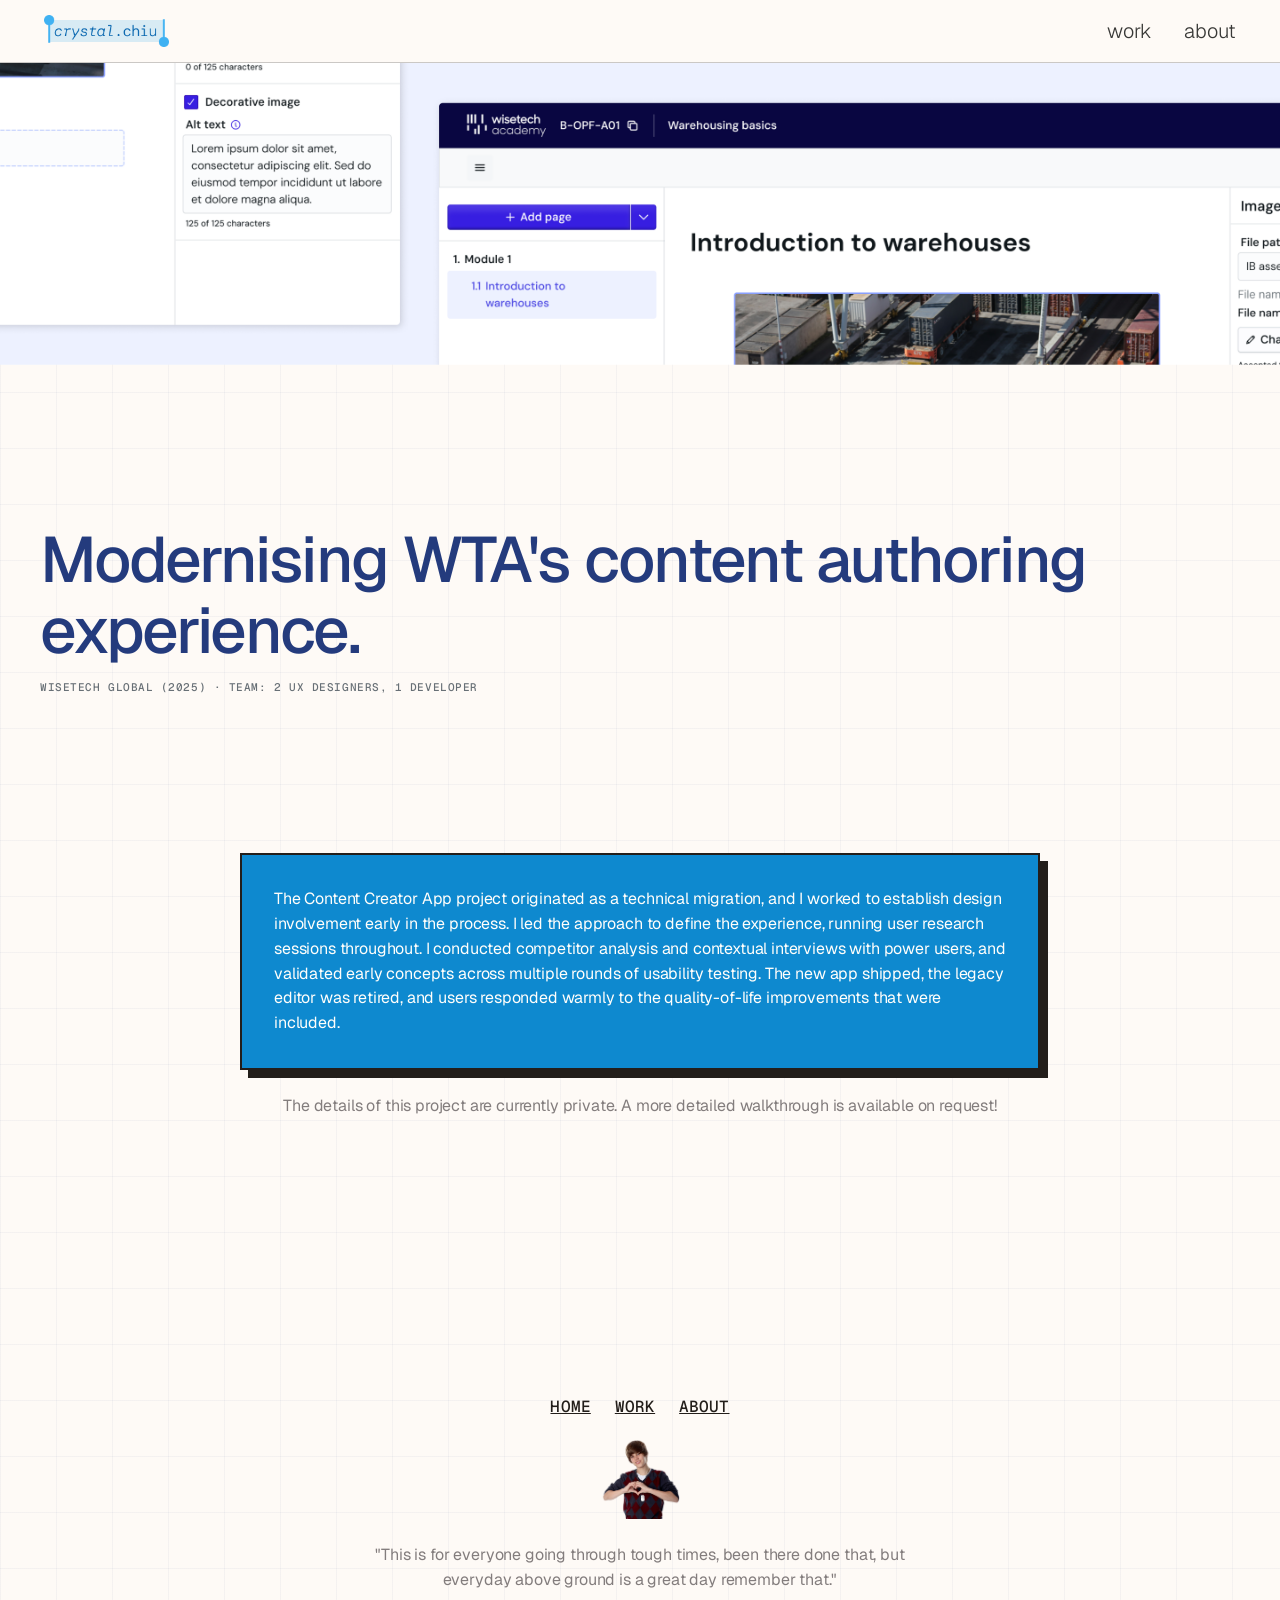
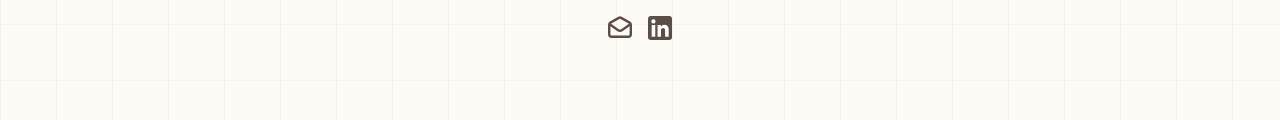
<file: work/content-creator-summary.html>
<!DOCTYPE html>
<html lang="en">
<head>
  <meta charset="UTF-8">
  <meta name="viewport" content="width=device-width, initial-scale=1.0">
  <title>Modernising WTA's content authoring experience. — crystal.chiu</title>
  <link rel="icon" type="image/png" href="../assets/favicon.png">
  <link rel="stylesheet" href="../protect.css">
  <script src="../protect.js"></script>
  <script src="../analytics.js"></script>
  <link rel="stylesheet" href="../tokens.css?v=4">
  <link rel="stylesheet" href="https://fonts.googleapis.com/css2?family=Geist:wght@400;500&family=Geist+Mono:wght@400;500&display=swap">
  <style>
    /* ─── Type override (Geist / Geist Mono) ────────────────────
       Page-scoped only — tokens.css and other case studies are
       untouched. Sizes/weights/line-heights/letter-spacing are
       taken verbatim from the Together AI-inspired reference doc's
       type scale, mapped to the closest role. ──────────────────── */
    .t-display, h1 {
      font-family: 'Geist', sans-serif;
      font-weight: 500;
      font-size: 64px;
      line-height: 70.4px;
      letter-spacing: -1.92px;
    }

    .t-h2, h2 {
      font-family: 'Geist', sans-serif;
      font-weight: 500;
      font-size: 28px;
      line-height: 32.2px;
      letter-spacing: -0.42px;
    }

    .t-h3, h3 {
      font-family: 'Geist', sans-serif;
      font-weight: 500;
      font-size: 28px;
      line-height: 2.5rem;
      letter-spacing: -0.22px;
    }

    .t-large {
      font-family: 'Geist', sans-serif;
      font-weight: 400;
      font-size: 18px;
      line-height: 23.4px;
      letter-spacing: -0.18px;
    }

    .t-default, p {
      font-family: 'Geist', sans-serif;
      font-weight: 400;
      font-size: 16px;
      line-height: 24.8px;
      letter-spacing: -0.16px;
    }

    .caption {
      font-family: 'Geist', sans-serif;
      font-weight: 400;
      font-size: 14px;
      line-height: 19.6px;
      letter-spacing: 0;
    }

    .t-label-sm {
      font-family: 'Geist Mono', monospace;
      font-weight: 500;
      font-size: 11px;
      line-height: 11px;
      letter-spacing: 0.55px;
    }

    .t-label {
      font-family: 'Geist Mono', monospace;
      font-weight: 500;
      font-size: 16px;
      line-height: 16px;
      letter-spacing: 0.08px;
    }

    .t-link, a {
      font-family: 'Geist Mono', monospace;
      font-weight: 500;
      font-size: 16px;
      line-height: 16px;
      letter-spacing: 0.08px;
    }

    /* ─── Container ──────────────────────────────────────────── */
    .container {
      max-width: 1400px;
      margin: 0 auto;
      padding: 0 40px;
    }

    /* ─── Hero ────────────────────────────────────────────────── */
    .hero {
      margin-top: 57px;
    }

    .hero img {
      display: block;
      width: 100%;
      max-height: 480px;
      object-fit: cover;
      object-position: top;
    }

    /* ─── Title block ─────────────────────────────────────────── */
    .title-block {
      padding-top: 160px;
    }

    .title-block h1 {
      margin-bottom: 16px;
    }

    .meta-row {
      display: flex;
      align-items: baseline;
      justify-content: space-between;
    }

    /* ─── Private summary (replaces the sticky-TOC case study body) ─
       Centred single card in the accent colour, standing in for the
       full case study while it's private. ───────────────────────── */
    .private-summary {
      max-width: 800px;
      margin: 160px auto 0;
      padding-bottom: 200px;
      text-align: center;
    }

    .summary-card {
      border: 2px solid var(--color-heading);
      padding: 32px;
      background-color: var(--color-accent, #0e89cf);
      box-shadow: 8px 8px 0 var(--color-heading);
      text-align: left;
    }

    .summary-card p {
      color: #FFFEFB;
    }

    .private-note {
      margin-top: 24px;
      color: var(--color-muted);
    }

    /* ─── Footer ─────────────────────────────────────────────── */
    .site-footer {
      padding: 80px 0;
    }

    .footer-inner {
      display: flex;
      flex-direction: column;
      align-items: center;
      gap: 24px;
      text-align: center;
    }

    .footer-nav {
      display: flex;
      align-items: center;
      gap: 24px;
    }

    .footer-nav a {
      color: var(--color-heading);
    }

    .footer-nav a:hover {
      color: var(--color-muted);
    }

    .footer-avatar {
      display: block;
      max-width: 80px;
    }

    .footer-quote {
      color: var(--color-muted);
      max-width: 600px;
    }

    .footer-socials {
      display: flex;
      align-items: center;
      gap: 16px;
    }

    .footer-socials a {
      display: flex;
      align-items: center;
      text-decoration: none;
      color: var(--color-body);
      transition: opacity 0.15s ease;
    }

    .footer-socials a:hover {
      opacity: 0.45;
    }

    .footer-socials img {
      display: block;
      width: 24px;
      height: 24px;
    }

    /* ─── Responsive ─────────────────────────────────────────── */
    @media (max-width: 768px) {
      .container {
        padding: 0 24px;
      }
      .hero img {
        max-height: 300px;
      }
      .title-block {
        padding-top: 32px;
      }
      .meta-row {
        flex-direction: column;
        gap: 8px;
      }
      .private-summary {
        margin-top: 80px;
      }
    }

    /* ─── Scroll reveal ──────────────────────────────────────── */
    .reveal {
      opacity: 0;
      transform: translateY(24px);
      transition: opacity 0.55s ease 0.6s, transform 0.55s ease 0.6s;
    }

    .reveal--visible {
      opacity: 1;
      transform: translateY(0);
    }
  </style>
</head>
<body>

  <main>

    <section class="hero">
      <img src="assets/cca/hero.png" alt="Content Creator interface showing the editing canvas">
    </section>

    <div class="container">

      <div class="title-block">
        <h1 class="t-display">Modernising WTA's content authoring experience.</h1>
        <div class="meta-row">
          <span class="t-label-sm">WiseTech Global (2025) · Team: 2 UX designers, 1 developer</span>
        </div>
      </div>

      <div class="private-summary">
        <div class="summary-card">
          <p>The Content Creator App project originated as a technical migration, and I worked to establish design involvement early in the process. I led the approach to define the experience, running user research sessions throughout. I conducted competitor analysis and contextual interviews with power users, and validated early concepts across multiple rounds of usability testing. The new app shipped, the legacy editor was retired, and users responded warmly to the quality-of-life improvements that were included.</p>
        </div>
        <p class="t-default private-note">The details of this project are currently private. A more detailed walkthrough is available on request!</p>
      </div>

    </div>

  </main>

  <footer class="site-footer">
    <div class="container">
      <div class="footer-inner">
        <nav class="footer-nav">
          <a href="../index.html#home" class="t-link">Home</a>
          <a href="../index.html#work" class="t-link">Work</a>
          <a href="../index.html#about" class="t-link">About</a>
        </nav>
        <img src="assets/shared/footer-icon.png" alt="" class="footer-avatar">
        <p class="t-default footer-quote">
          "This is for everyone going through tough times, been there done that, but everyday above ground is a great day remember that."
        </p>
        <div class="footer-socials">
          <a href="mailto:crystalchiu09@gmail.com" aria-label="Email">
            <img src="assets/shared/icon-mail.svg" alt="Email" width="24" height="24">
          </a>
          <a href="https://www.linkedin.com/in/crystalchiu01/" target="_blank" aria-label="LinkedIn">
            <img src="assets/shared/icon-linkedin.svg" alt="LinkedIn" width="24" height="24">
          </a>
        </div>
      </div>
    </div>
  </footer>

  <script src="../nav.js"></script>
  <script src="../scroll-reveal.js"></script>
</body>
</html>
</file>
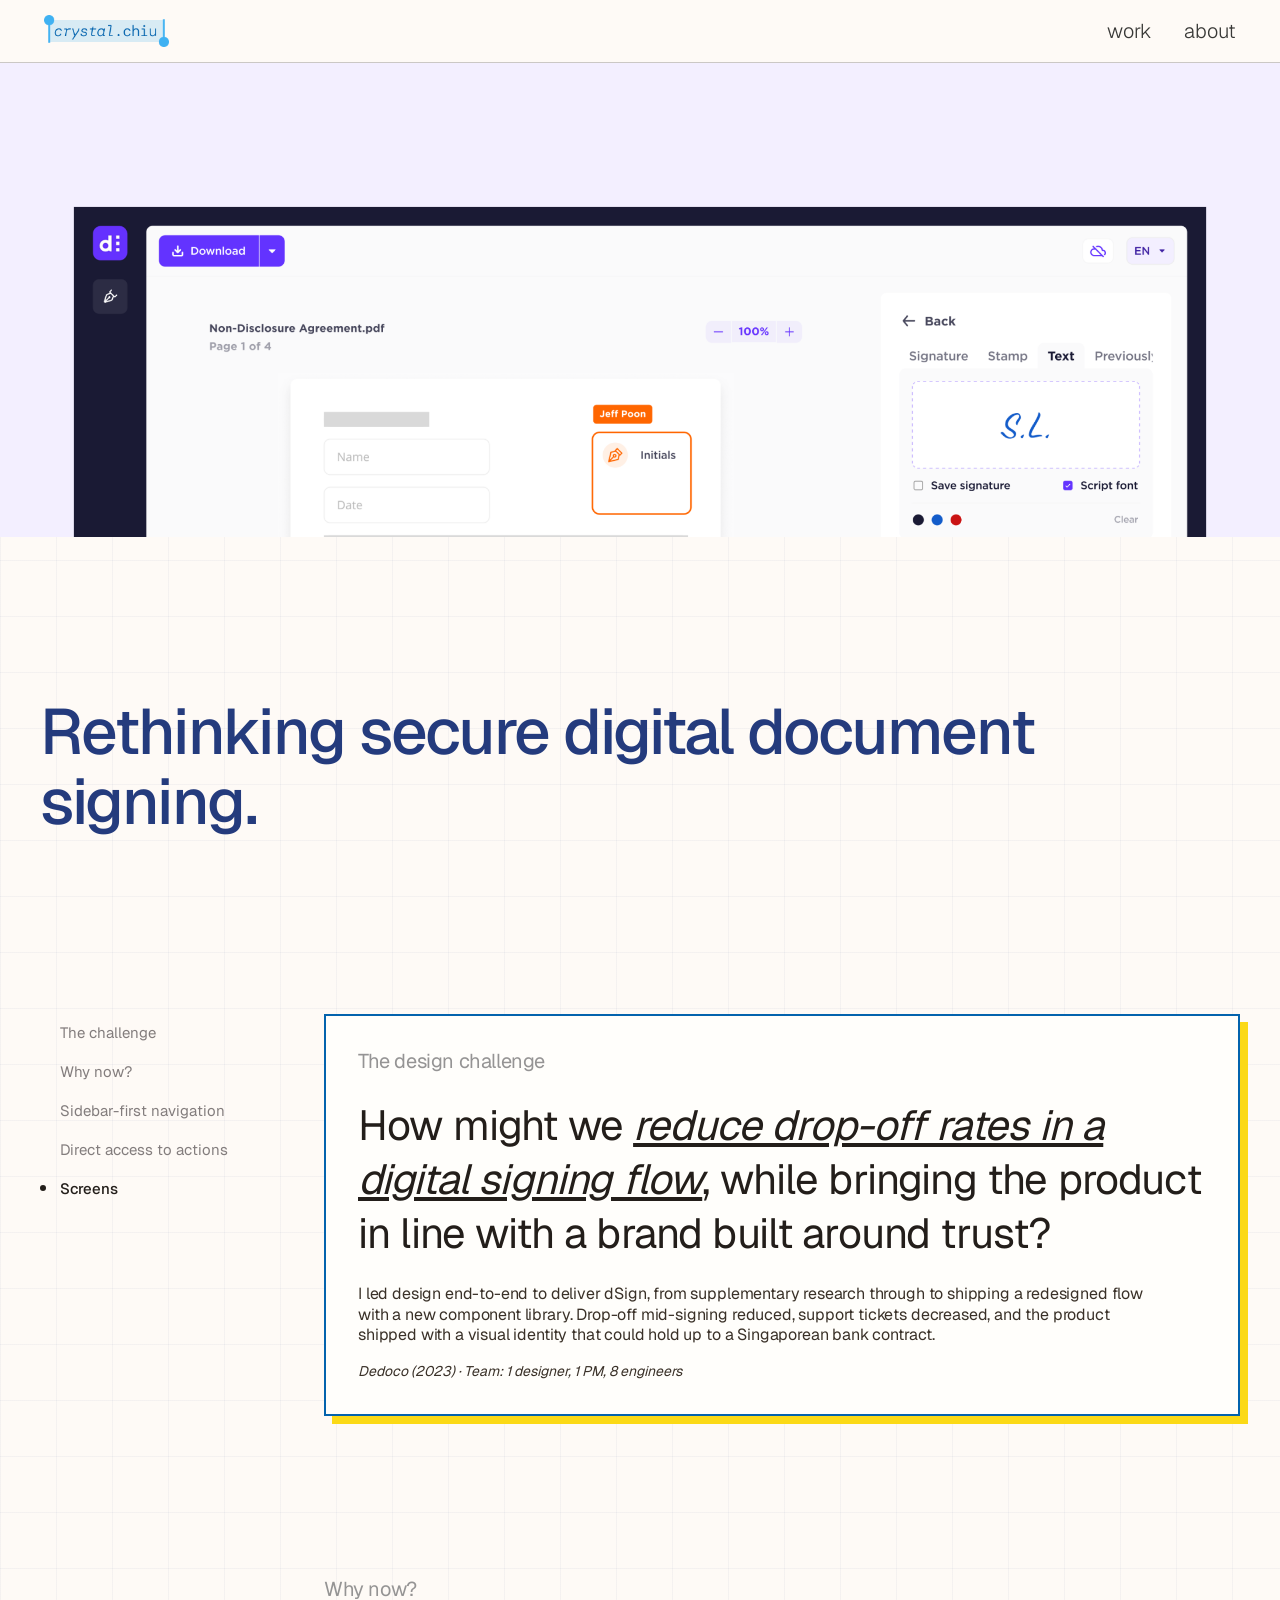
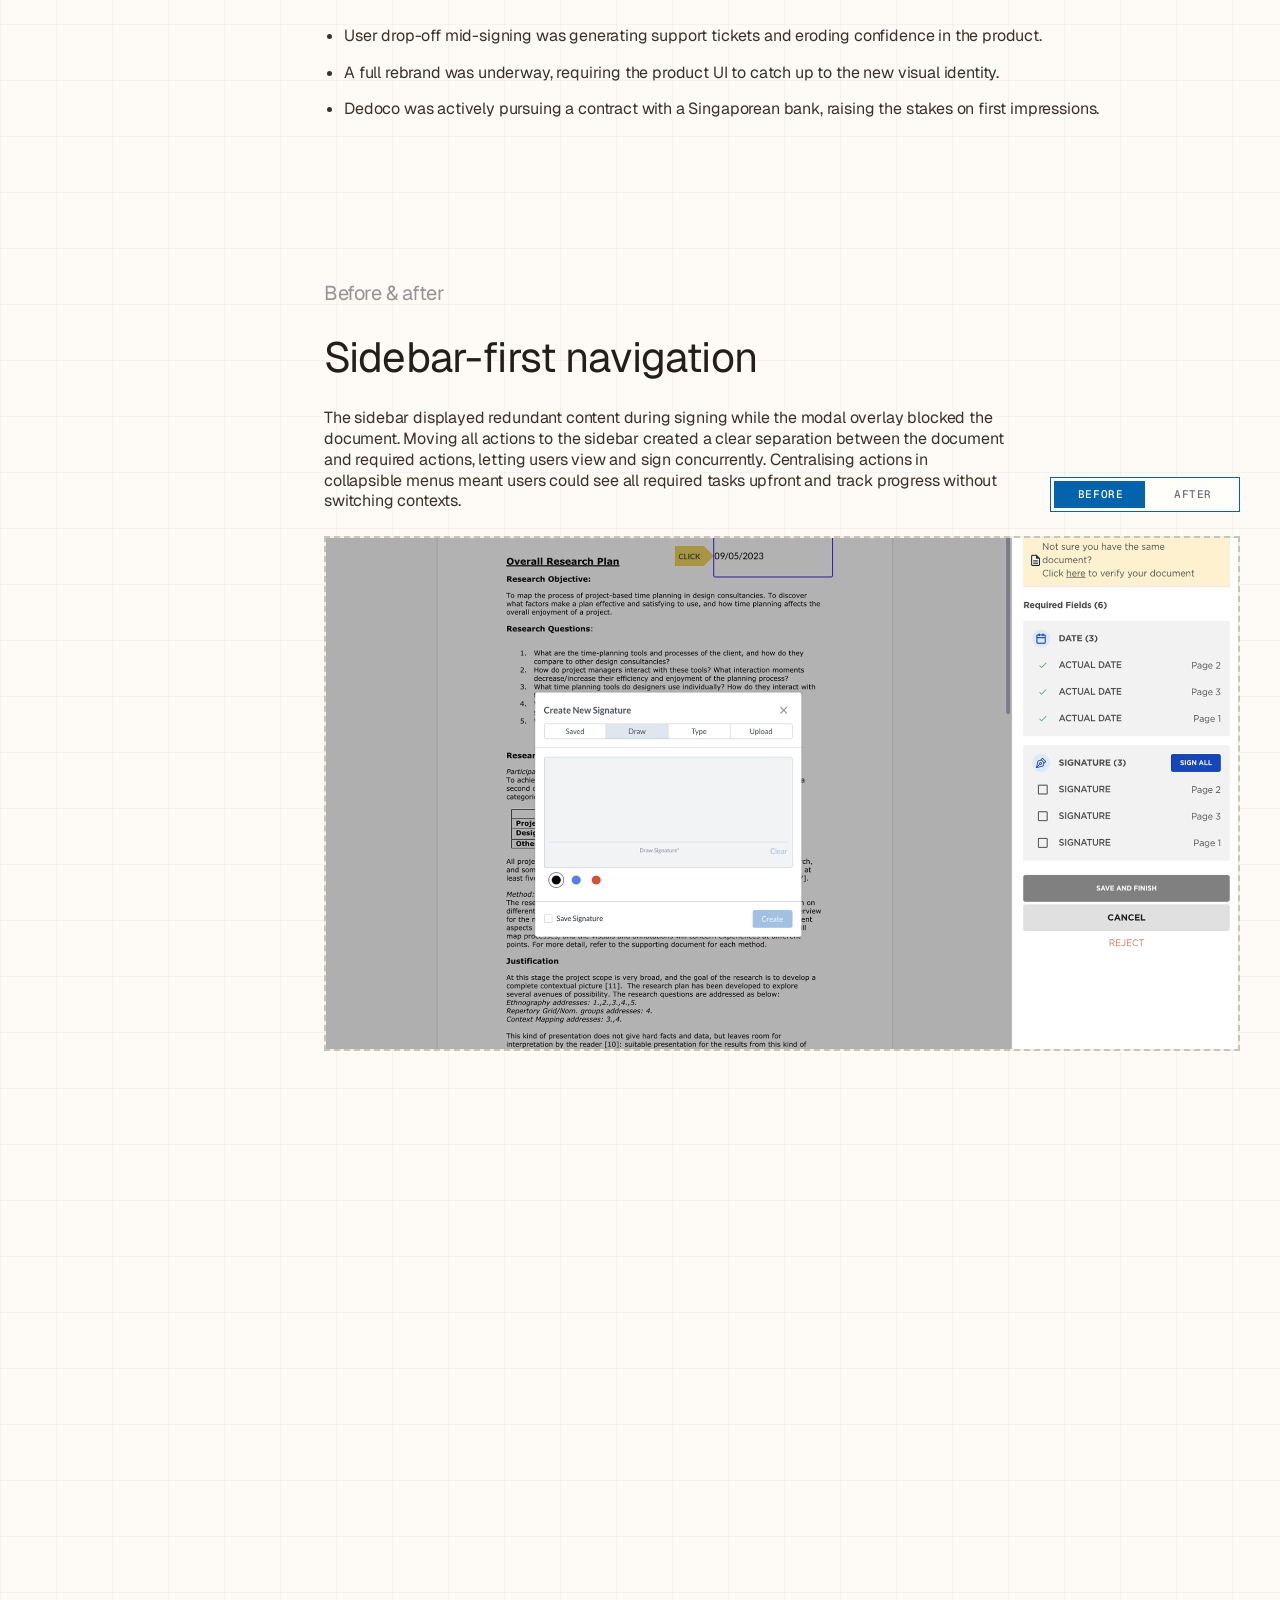
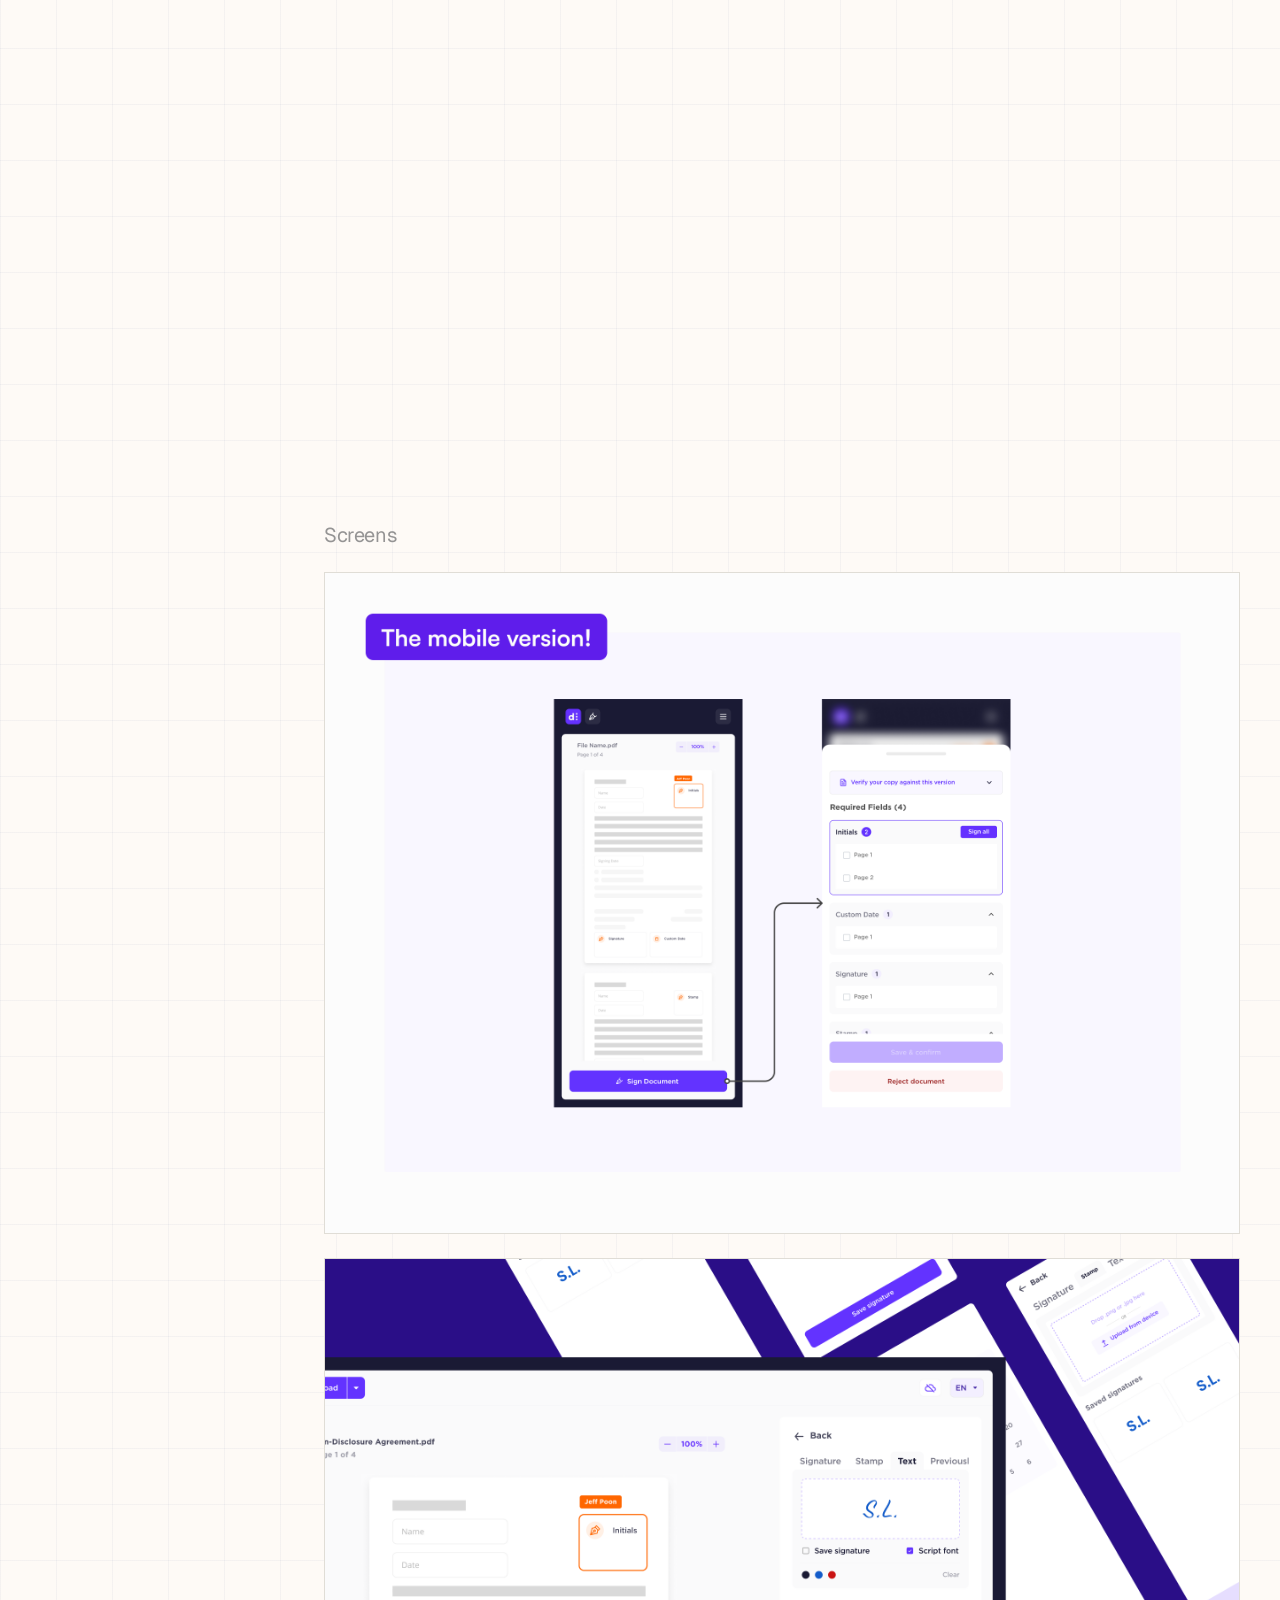
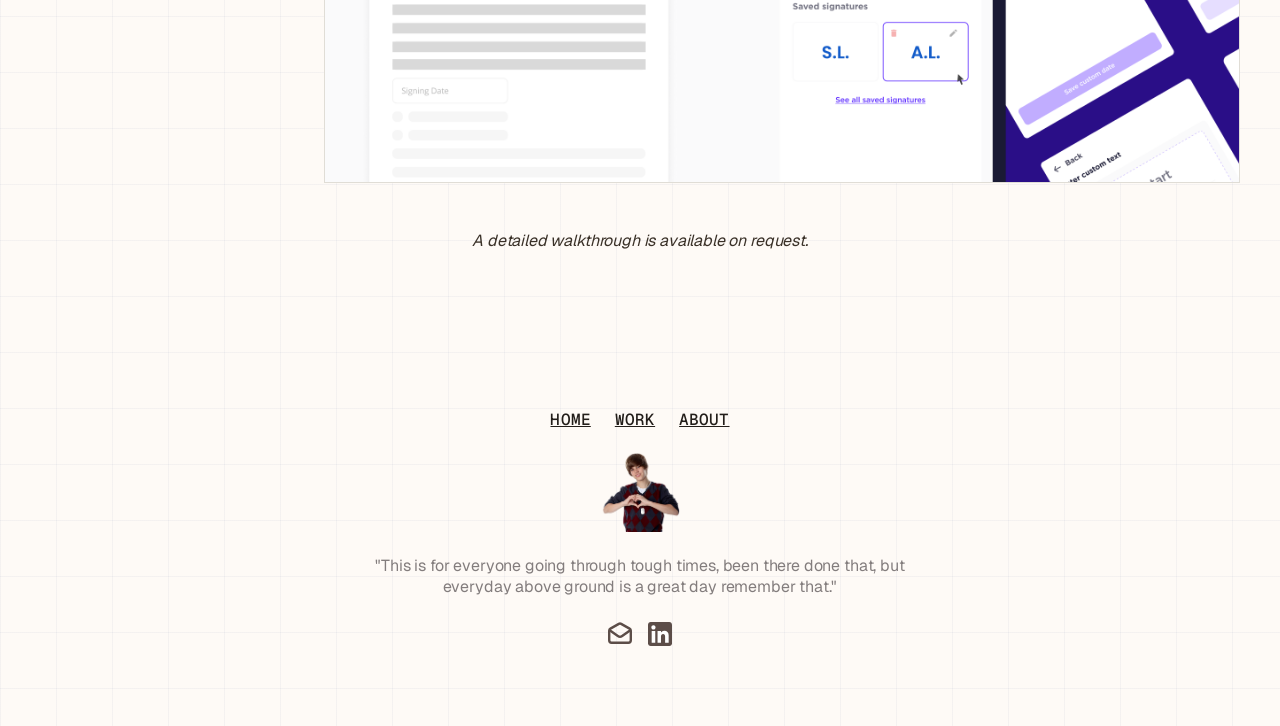
<file: work/dedoco.html>
<!DOCTYPE html>
<html lang="en">
<head>
  <meta charset="UTF-8">
  <meta name="viewport" content="width=device-width, initial-scale=1.0">
  <title>Rethinking secure digital document signing. — crystal.chiu</title>
  <link rel="icon" type="image/png" href="../assets/favicon.png">
  <link rel="stylesheet" href="../protect.css">
  <script src="../protect.js"></script>
  <script src="../analytics.js"></script>
  <link rel="stylesheet" href="../tokens.css?v=4">
  <link rel="stylesheet" href="../loader.css">
  <link rel="stylesheet" href="https://fonts.googleapis.com/css2?family=Geist:wght@400;500&family=Geist+Mono:wght@400;500&display=swap">
  <style>
    /* ─── Type override (Geist / Geist Mono) ────────────────────
       Page-scoped only — tokens.css and other case studies are
       untouched. Sizes/weights/line-heights/letter-spacing are
       taken verbatim from the Together AI-inspired reference doc's
       type scale, mapped to the closest role. ──────────────────── */
    .t-display, h1 {
      font-family: 'Geist', sans-serif;
      font-weight: 500;
      font-size: 64px;
      line-height: 70.4px;
      letter-spacing: -1.92px;
    }

    .t-h2, h2 {
      font-family: 'Geist', sans-serif;
      font-weight: 500;
      font-size: 28px;
      line-height: 32.2px;
      letter-spacing: -0.42px;
    }

    .t-h3, h3 {
      font-family: 'Geist', sans-serif;
      font-weight: 500;
      font-size: 28px;
      line-height: 2.5rem;
      letter-spacing: -0.22px;
    }

    .t-large {
      font-family: 'Geist', sans-serif;
      font-weight: 400;
      font-size: 18px;
      line-height: 23.4px;
      letter-spacing: -0.18px;
    }

    .t-default, p {
      font-family: 'Geist', sans-serif;
      font-weight: 400;
      font-size: 16px;
      line-height: 20.8px;
      letter-spacing: -0.16px;
    }

    .caption {
      font-family: 'Geist', sans-serif;
      font-weight: 400;
      font-size: 14px;
      line-height: 19.6px;
      letter-spacing: 0;
    }

    .t-label-sm {
      font-family: 'Geist Mono', monospace;
      font-weight: 500;
      font-size: 11px;
      line-height: 11px;
      letter-spacing: 0.55px;
    }

    .t-label {
      font-family: 'Geist Mono', monospace;
      font-weight: 500;
      font-size: 16px;
      line-height: 16px;
      letter-spacing: 0.08px;
    }

    .t-link, a {
      font-family: 'Geist Mono', monospace;
      font-weight: 500;
      font-size: 16px;
      line-height: 16px;
      letter-spacing: 0.08px;
    }

    /* ─── Container ──────────────────────────────────────────── */
    .container {
      max-width: 1400px;
      margin: 0 auto;
      padding: 0 40px;
    }

    /* ─── Hero ────────────────────────────────────────────────── */
    .hero {
      margin-top: 57px;
    }

    .hero img {
      display: block;
      width: 100%;
      max-height: 480px;
      object-fit: cover;
      object-position: top;
    }

    /* ─── Title block ─────────────────────────────────────────── */
    .title-block {
      padding-top: 160px;
    }

    .title-block h1 {
      margin-bottom: 16px;
    }

    .meta-row {
      display: flex;
      align-items: baseline;
      justify-content: space-between;
      min-height: 16px;
    }

    /* ─── Case study layout (sticky TOC + sections) ─────────────
       Shared pattern across programs.html / content-creator.html /
       dedoco.html, hand-duplicated per page (each page is a
       standalone file with its own <style> block — no shared
       stylesheet for this beyond tokens.css). ───────────────────── */
    .case-layout {
      display: flex;
      align-items: flex-start;
      gap: 64px;
      padding-top: 160px;
    }

    .case-toc {
      flex: 0 0 220px;
      position: sticky;
      top: 96px;
    }

    .case-toc nav {
      display: flex;
      flex-direction: column;
      gap: 2px;
    }

    .case-toc-link {
      position: relative;
      display: block;
      padding: 8px 0 8px 20px;
      font-family: 'Geist', sans-serif;
      font-weight: 400;
      font-size: 15px;
      line-height: 140%;
      letter-spacing: 0;
      color: var(--color-muted);
      text-decoration: none;
      text-transform: none;
      transition: color 0.25s ease;
    }

    .case-toc-link::before {
      content: '';
      position: absolute;
      left: 0;
      top: 50%;
      width: 6px;
      height: 6px;
      border-radius: 50%;
      background: var(--color-heading);
      transform: translateY(-50%) scale(0);
      transition: transform 0.25s ease;
    }

    .case-toc-link:hover {
      color: var(--color-heading);
    }

    .case-toc-link:hover::before {
      transform: translateY(-50%) scale(0.6);
    }

    .case-toc-link.active {
      color: var(--color-heading);
      font-weight: 500;
    }

    .case-toc-link.active::before {
      transform: translateY(-50%) scale(1);
    }

    .case-content {
      flex: 1;
      min-width: 0;
    }

    .case-content p,
    .case-content ul,
    .case-content ol {
      max-width: 800px;
    }

    .case-section + .case-section {
      margin-top: 160px;
    }

    .t-section-heading {
      display: block;
      font-family: 'Geist', sans-serif;
      font-weight: 400;
      font-size: 20px;
      line-height: normal;
      letter-spacing: -0.02em;
      color: #959494;
      margin-bottom: 24px;
    }

    .t-big-heading {
      font-family: 'Geist', sans-serif;
      font-weight: 400;
      font-size: 42px;
      line-height: normal;
      letter-spacing: -0.02em;
      color: var(--color-heading);
      margin-bottom: 24px;
    }

    .case-section--card {
      border: 2px solid var(--color-link);
      padding: 32px;
      background-color: #FFFEFB;
      box-shadow: 8px 8px 0 #FBD916;
    }

    .case-section--card .caption {
      display: block;
      margin-top: 16px;
    }

    .case-section--card h2 em {
      font-style: italic;
      text-decoration: underline;
    }

    /* ─── Business context ────────────────────────────────────── */
    .business-context-bullets {
      padding-left: 20px;
    }

    .business-context-bullets li {
      margin-bottom: 16px;
    }

    .business-context-bullets li:last-child {
      margin-bottom: 0;
    }

    /* ─── Before / After ────────────────────────────────────── */
    .before-after-header {
      display: flex;
      gap: 40px;
      align-items: flex-end;
      margin-bottom: 24px;
    }

    .before-after-desc {
      flex: 1;
      color: var(--color-body);
    }

    .before-after-tabs {
      flex: 0 0 auto;
      display: flex;
      align-items: flex-start;
    }

    .tab-switcher {
      display: inline-flex;
      position: relative;
      border: 1px solid var(--color-link);
      background: #FFFEFB;
      padding: 3px;
      gap: 3px;
    }

    .tab-indicator {
      position: absolute;
      top: 3px;
      left: 3px;
      height: calc(100% - 6px);
      background: var(--color-link);
      transition: transform 0.45s cubic-bezier(0.4, 0, 0.2, 1);
      pointer-events: none;
    }

    .tab-btn {
      position: relative;
      padding: 8px 24px;
      border: none;
      background: transparent;
      cursor: pointer;
      transition: color 0.45s cubic-bezier(0.4, 0, 0.2, 1);
      white-space: nowrap;
      z-index: 1;
    }

    .tab-btn.active {
      color: #fff;
    }

    .tab-track-wrap {
      overflow: hidden;
    }

    .tab-track {
      display: flex;
    }

    .before-after-img {
      flex: 0 0 100%;
      aspect-ratio: 16 / 9;
      background: #F2EFE9;
      display: flex;
      align-items: center;
      justify-content: center;
      border: 2px dashed #C9C4B8;
      overflow: hidden;
    }

    .before-after-img img {
      display: block;
      width: 100%;
      height: 100%;
      object-fit: cover;
    }

    .before-after-img span {
      color: var(--color-muted);
      font-size: 0.875rem;
    }

    /* ─── Screens ────────────────────────────────────────────── */
    .screens-gallery {
      display: flex;
      flex-direction: column;
      gap: 24px;
    }

    .screen-figure {
      margin: 0;
    }

    .screen-figure img {
      display: block;
      width: 100%;
      border: 1px solid var(--color-border, #e0ddd6);
    }

    /* ─── Closing note ───────────────────────────────────────── */
    .closing-note {
      padding-top: 48px;
      padding-bottom: 80px;
      font-style: italic;
      text-align: center;
    }

    /* ─── Footer ─────────────────────────────────────────────── */
    .site-footer {
      padding: 80px 0;
    }

    .footer-inner {
      display: flex;
      flex-direction: column;
      align-items: center;
      gap: 24px;
      text-align: center;
    }

    .footer-nav {
      display: flex;
      align-items: center;
      gap: 24px;
    }

    .footer-nav a {
      color: var(--color-heading);
    }

    .footer-nav a:hover {
      color: var(--color-muted);
    }

    .footer-avatar {
      display: block;
      max-width: 80px;
    }

    .footer-quote {
      color: var(--color-muted);
      max-width: 600px;
    }

    .footer-socials {
      display: flex;
      align-items: center;
      gap: 16px;
    }

    .footer-socials a {
      display: flex;
      align-items: center;
      text-decoration: none;
      color: var(--color-body);
      transition: opacity 0.15s ease;
    }

    .footer-socials a:hover {
      opacity: 0.45;
    }

    .footer-socials img {
      display: block;
      width: 24px;
      height: 24px;
    }

    /* ─── Responsive ─────────────────────────────────────────── */
    @media (max-width: 768px) {
      .container {
        padding: 0 24px;
      }
      .hero img {
        max-height: 300px;
      }
      .title-block {
        padding-top: 32px;
      }
      .meta-row {
        flex-direction: column;
        gap: 8px;
      }
      .case-layout {
        padding-top: 80px;
        gap: 0;
      }
      .case-toc {
        display: none;
      }
      .case-section + .case-section {
        margin-top: 80px;
      }
      .t-big-heading {
        font-size: 28px;
      }
      .before-after-header {
        flex-direction: column;
        gap: 16px;
        align-items: flex-start;
      }
    }

    /* ─── Scroll reveal ──────────────────────────────────────── */
    .reveal {
      opacity: 0;
      transform: translateY(24px);
      transition: opacity 0.55s ease 0.6s, transform 0.55s ease 0.6s;
    }

    .reveal--visible {
      opacity: 1;
      transform: translateY(0);
    }
  </style>
</head>
<body>

  <div id="page-loader" aria-hidden="true">
    <div class="page-loader-mark">
      <span class="page-loader-label">crystal.chiu</span>
      <span class="page-loader-bar"></span>
    </div>
  </div>

  <main>

    <section class="hero">
      <img src="assets/dedoco/thumbnail-1.png" alt="dSign mobile signing interface">
    </section>

    <div class="container">

      <div class="title-block">
        <h1 class="t-display">Rethinking secure digital document signing.</h1>
      </div>

      <div class="case-layout">
        <aside class="case-toc">
          <nav aria-label="Case study sections">
            <a href="#challenge" class="case-toc-link">The challenge</a>
            <a href="#why-now" class="case-toc-link">Why now?</a>
            <a href="#before-after-1" class="case-toc-link">Sidebar-first navigation</a>
            <a href="#before-after-2" class="case-toc-link">Direct access to actions</a>
            <a href="#screens" class="case-toc-link">Screens</a>
          </nav>
        </aside>

        <div class="case-content">

          <section id="challenge" class="case-section case-section--card">
            <span class="t-section-heading">The design challenge</span>
            <h2 class="t-big-heading">How might we <em>reduce drop-off rates in a digital signing flow</em>, while bringing the product in line with a brand built around trust?</h2>
            <p class="t-default">I led design end-to-end to deliver dSign, from supplementary research through to shipping a redesigned flow with a new component library. Drop-off mid-signing reduced, support tickets decreased, and the product shipped with a visual identity that could hold up to a Singaporean bank contract.</p>
            <p class="caption">Dedoco (2023) · Team: 1 designer, 1 PM, 8 engineers</p>
          </section>

          <section id="why-now" class="case-section">
            <span class="t-section-heading">Why now?</span>
            <ul class="business-context-bullets">
              <li class="t-default">User drop-off mid-signing was generating support tickets and eroding confidence in the product.</li>
              <li class="t-default">A full rebrand was underway, requiring the product UI to catch up to the new visual identity.</li>
              <li class="t-default">Dedoco was actively pursuing a contract with a Singaporean bank, raising the stakes on first impressions.</li>
            </ul>
          </section>

          <section id="before-after-1" class="case-section before-after">
            <span class="t-section-heading">Before &amp; after</span>
            <h2 class="t-big-heading">Sidebar-first navigation</h2>
            <div class="before-after-header">
              <p class="t-default before-after-desc">The sidebar displayed redundant content during signing while the modal overlay blocked the document. Moving all actions to the sidebar created a clear separation between the document and required actions, letting users view and sign concurrently. Centralising actions in collapsible menus meant users could see all required tasks upfront and track progress without switching contexts.</p>
              <div class="before-after-tabs">
                <div class="tab-switcher" role="tablist">
                  <div class="tab-indicator"></div>
                  <button class="tab-btn t-label-sm active" role="tab" aria-selected="true" data-target="before">Before</button>
                  <button class="tab-btn t-label-sm" role="tab" aria-selected="false" data-target="after">After</button>
                </div>
              </div>
            </div>
            <div class="tab-track-wrap">
              <div class="tab-track">
                <div class="before-after-img">
                  <img src="assets/dedoco/sidebar-before.png" alt="Sidebar navigation before redesign">
                </div>
                <div class="before-after-img">
                  <img src="assets/dedoco/sidebar-after.gif" alt="Sidebar navigation after redesign">
                </div>
              </div>
            </div>
          </section>

          <section id="before-after-2" class="case-section before-after">
            <span class="t-section-heading">Before &amp; after</span>
            <h2 class="t-big-heading">Direct access to required actions</h2>
            <div class="before-after-header">
              <p class="t-default before-after-desc">Users had to scroll through the document to locate required fields. Clicking sidebar items jumped to the field location but didn't open the signing interface. Opening the signing modal directly from sidebar items removed the extra click. Auto-advance button skips the sidebar entirely, taking users straight to the next unsigned field in document order.</p>
              <div class="before-after-tabs">
                <div class="tab-switcher" role="tablist">
                  <div class="tab-indicator"></div>
                  <button class="tab-btn t-label-sm active" role="tab" aria-selected="true" data-target="before">Before</button>
                  <button class="tab-btn t-label-sm" role="tab" aria-selected="false" data-target="after">After</button>
                </div>
              </div>
            </div>
            <div class="tab-track-wrap">
              <div class="tab-track">
                <div class="before-after-img">
                  <img src="assets/dedoco/nav-before.png" alt="Field navigation before redesign">
                </div>
                <div class="before-after-img">
                  <img src="assets/dedoco/nav-after.gif" alt="Field navigation after redesign">
                </div>
              </div>
            </div>
          </section>

          <section id="screens" class="case-section">
            <span class="t-section-heading">Screens</span>
            <div class="screens-gallery">
              <figure class="screen-figure">
                <img src="assets/dedoco/mobile.png" alt="dSign mobile signing interface">
              </figure>
              <figure class="screen-figure">
                <img src="assets/dedoco/solution-1.png" alt="dSign redesigned signing flow">
              </figure>
            </div>
          </section>

        </div>
      </div>

      <p class="closing-note">A detailed walkthrough is available on request.</p>

    </div>

  </main>

  <footer class="site-footer">
    <div class="container">
      <div class="footer-inner">
        <nav class="footer-nav">
          <a href="../index.html#home" class="t-link">Home</a>
          <a href="../index.html#work" class="t-link">Work</a>
          <a href="../index.html#about" class="t-link">About</a>
        </nav>
        <img src="assets/shared/footer-icon.png" alt="" class="footer-avatar">
        <p class="t-default footer-quote">
          "This is for everyone going through tough times, been there done that, but everyday above ground is a great day remember that."
        </p>
        <div class="footer-socials">
          <a href="mailto:crystalchiu09@gmail.com" aria-label="Email">
            <img src="assets/shared/icon-mail.svg" alt="Email" width="24" height="24">
          </a>
          <a href="https://www.linkedin.com/in/crystalchiu01/" target="_blank" aria-label="LinkedIn">
            <img src="assets/shared/icon-linkedin.svg" alt="LinkedIn" width="24" height="24">
          </a>
        </div>
      </div>
    </div>
  </footer>

  <script src="../nav.js"></script>
  <script src="../scroll-reveal.js"></script>
  <script src="../case-toc.js"></script>
  <script>
    document.querySelectorAll('.before-after').forEach(section => {
      const buttons = section.querySelectorAll('.tab-btn');
      const indicator = section.querySelector('.tab-indicator');
      const track = section.querySelector('.tab-track');

      function setIndicator(btn) {
        indicator.style.width = btn.offsetWidth + 'px';
        indicator.style.transform = `translateX(${btn.offsetLeft - 3}px)`;
      }

      setIndicator(section.querySelector('.tab-btn.active'));

      buttons.forEach(btn => {
        btn.addEventListener('click', () => {
          buttons.forEach(b => { b.classList.remove('active'); b.setAttribute('aria-selected', 'false'); });
          btn.classList.add('active');
          btn.setAttribute('aria-selected', 'true');
          setIndicator(btn);
          const idx = btn.dataset.target === 'after' ? 1 : 0;
          track.style.transform = `translateX(-${idx * 100}%)`;
        });
      });
    });
  </script>
  <script src="../loader.js"></script>
</body>
</html>
</file>
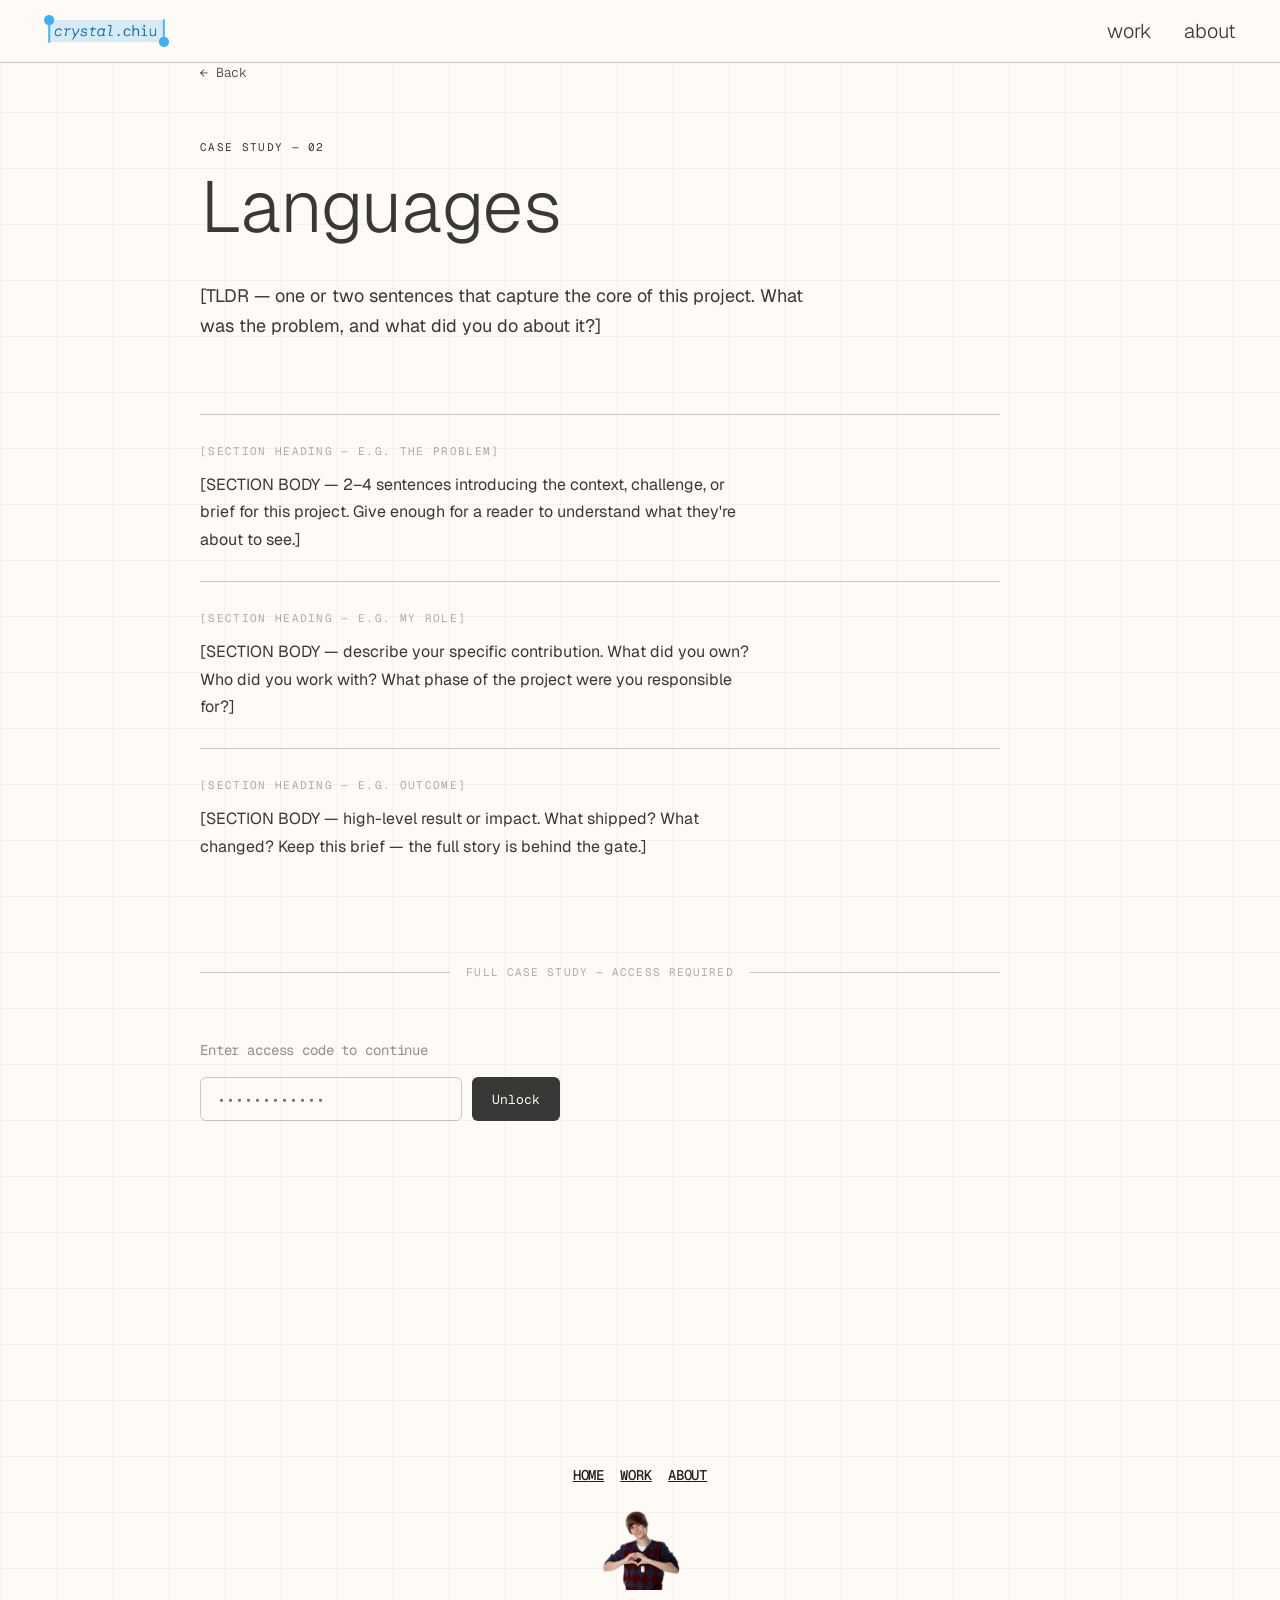
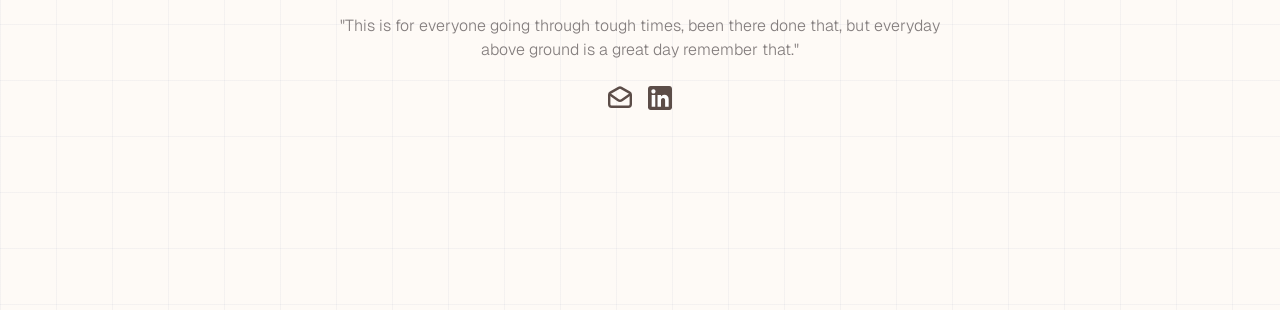
<file: work/languages.html>
<!DOCTYPE html>
<html lang="en">
<head>
  <meta charset="UTF-8">
  <meta name="viewport" content="width=device-width, initial-scale=1.0">
  <title>Languages — crystal.chiu</title>
  <link rel="icon" type="image/png" href="../assets/favicon.png">
  <link rel="stylesheet" href="../protect.css">
  <script src="../protect.js"></script>
  <script src="../analytics.js"></script>
  <link rel="stylesheet" href="../styles.css">
  <link rel="stylesheet" href="../loader.css">
  <link rel="preconnect" href="https://fonts.googleapis.com">
  <link rel="preconnect" href="https://fonts.gstatic.com" crossorigin>
  <link href="https://fonts.googleapis.com/css2?family=Geist:ital,wght@0,300;0,400;0,500;1,300;1,400;1,500&family=Geist+Mono:ital,wght@0,300;0,400;0,500;1,300;1,400;1,500&display=swap" rel="stylesheet">
  <style>
    /* ─── Footer ─────────────────────────────────────────────── */
    .site-footer {
      padding: 80px 40px;
    }

    .footer-inner {
      display: flex;
      flex-direction: column;
      align-items: center;
      gap: 24px;
      text-align: center;
    }

    .footer-nav {
      display: flex;
      align-items: center;
      gap: 16px;
    }

    .footer-nav a {
      font-family: 'Geist Mono', monospace;
      font-weight: 500;
      font-size: 14px;
      letter-spacing: -0.008em;
      text-transform: uppercase;
      text-decoration: underline;
      color: #231E1A;
    }

    .footer-nav a:hover {
      color: #837D7D;
    }

    .footer-avatar {
      display: block;
      max-width: 80px;
    }

    .footer-quote {
      font-family: 'Geist', sans-serif;
      font-weight: 300;
      font-size: 16px;
      line-height: 150%;
      color: #837D7D;
      max-width: 600px;
    }

    .footer-socials {
      display: flex;
      align-items: center;
      gap: 16px;
    }

    .footer-socials a {
      display: flex;
      align-items: center;
      text-decoration: none;
      transition: opacity 0.15s ease;
    }

    .footer-socials a:hover {
      opacity: 0.45;
    }

    .footer-socials img {
      display: block;
      width: 24px;
      height: 24px;
    }
  </style>
</head>
<body>

  <div id="page-loader" aria-hidden="true">
    <div class="page-loader-mark">
      <span class="page-loader-label">crystal.chiu</span>
      <span class="page-loader-bar"></span>
    </div>
  </div>

  <!-- ── OVERLAY MENU ───────────────────────────────────────────── -->
  <div class="overlay" id="overlay" role="dialog" aria-modal="true" aria-label="Navigation menu">
    <button class="overlay__close" id="overlay-close" aria-label="Close menu">+</button>
    <ul class="overlay__nav">
      <li><a href="/">Home</a></li>
      <li><a href="/about">About</a></li>
      <li><a href="/#work">Work</a></li>
    </ul>
  </div>

  <main>
    <article class="container">

      <!-- ── BACK LINK ──────────────────────────────────────────── -->
      <a href="/#work" class="case-study-back">← Back</a>

      <!-- ── HEADER ─────────────────────────────────────────────── -->
      <span class="case-study-label">Case Study — 02</span>
      <h1 class="case-study-title">Languages</h1>

      <!-- ── TL;DR ──────────────────────────────────────────────── -->
      <p class="tldr">[TLDR — one or two sentences that capture the core of this project. What was the problem, and what did you do about it?]</p>

      <!-- ── TEASER SECTIONS ────────────────────────────────────── -->
      <section class="teaser-section">
        <h2>[SECTION HEADING — e.g. The Problem]</h2>
        <p>[SECTION BODY — 2–4 sentences introducing the context, challenge, or brief for this project. Give enough for a reader to understand what they're about to see.]</p>
      </section>

      <section class="teaser-section">
        <h2>[SECTION HEADING — e.g. My Role]</h2>
        <p>[SECTION BODY — describe your specific contribution. What did you own? Who did you work with? What phase of the project were you responsible for?]</p>
      </section>

      <section class="teaser-section">
        <h2>[SECTION HEADING — e.g. Outcome]</h2>
        <p>[SECTION BODY — high-level result or impact. What shipped? What changed? Keep this brief — the full story is behind the gate.]</p>
      </section>

      <!-- ── GATE ───────────────────────────────────────────────── -->
      <div class="gate-divider">
        <span class="gate-divider__label">Full case study — access required</span>
      </div>

      <div class="gate" id="gate-section">
        <span class="gate__prompt">Enter access code to continue</span>
        <form class="gate__form" id="gate-form" novalidate>
          <input
            class="gate__input"
            id="gate-input"
            type="password"
            placeholder="••••••••••••"
            autocomplete="off"
            aria-label="Access code"
          >
          <button class="gate__submit" type="submit">Unlock</button>
        </form>
        <p class="gate__error" id="gate-err" role="alert">Incorrect code. Try again.</p>
      </div>

      <!-- ── FULL CONTENT (hidden until unlocked) ───────────────── -->
      <div class="full-content" id="full-content">
        <h2>[FULL CASE STUDY — Section 1 heading]</h2>
        <p>[FULL CASE STUDY CONTENT — This section will contain the full written case study. Add as many sections, images, and details as needed. Replace all placeholders with real content when ready.]</p>

        <h2>[Section 2 heading]</h2>
        <p>[FULL CASE STUDY CONTENT — Process documentation, research findings, design decisions, iterations, and rationale.]</p>

        <h2>[Section 3 heading]</h2>
        <p>[FULL CASE STUDY CONTENT — Final designs, outcome, metrics, and reflection.]</p>
      </div>

    </article>
  </main>

  <!-- ── FOOTER ─────────────────────────────────────────────────── -->
  <footer class="site-footer">
    <div class="container">
      <div class="footer-inner">
        <nav class="footer-nav">
          <a href="/#home">Home</a>
          <a href="/#work">Work</a>
          <a href="/#about">About</a>
        </nav>
        <img src="assets/shared/footer-icon.png" alt="" class="footer-avatar">
        <p class="footer-quote">
          "This is for everyone going through tough times, been there done that, but everyday above ground is a great day remember that."
        </p>
        <div class="footer-socials">
          <a href="mailto:crystalchiu09@gmail.com" aria-label="Email">
            <img src="assets/shared/icon-mail.svg" alt="Email" width="24" height="24">
          </a>
          <a href="https://www.linkedin.com/in/crystalchiu01/" target="_blank" aria-label="LinkedIn">
            <img src="assets/shared/icon-linkedin.svg" alt="LinkedIn" width="24" height="24">
          </a>
        </div>
      </div>
    </div>
  </footer>

  <script>
    (function () {
      // ── Access gate ─────────────────────────────────────────────
      var form = document.getElementById('gate-form');
      var input = document.getElementById('gate-input');
      var err = document.getElementById('gate-err');
      var gateSection = document.getElementById('gate-section');
      var content = document.getElementById('full-content');
      var ref = atob('d2lzZXRlYW0yMDI0');

      form.addEventListener('submit', function (e) {
        e.preventDefault();
        if (input.value === ref) {
          gateSection.style.display = 'none';
          content.classList.add('unlocked');
          content.scrollIntoView({ behavior: 'smooth', block: 'start' });
        } else {
          err.classList.add('visible');
          input.value = '';
          input.focus();
        }
      });

      input.addEventListener('input', function () {
        err.classList.remove('visible');
      });
    }());
  </script>

  <script src="../nav.js"></script>
  <script src="../scroll-reveal.js"></script>
  <script src="../loader.js"></script>
</body>
</html>
</file>
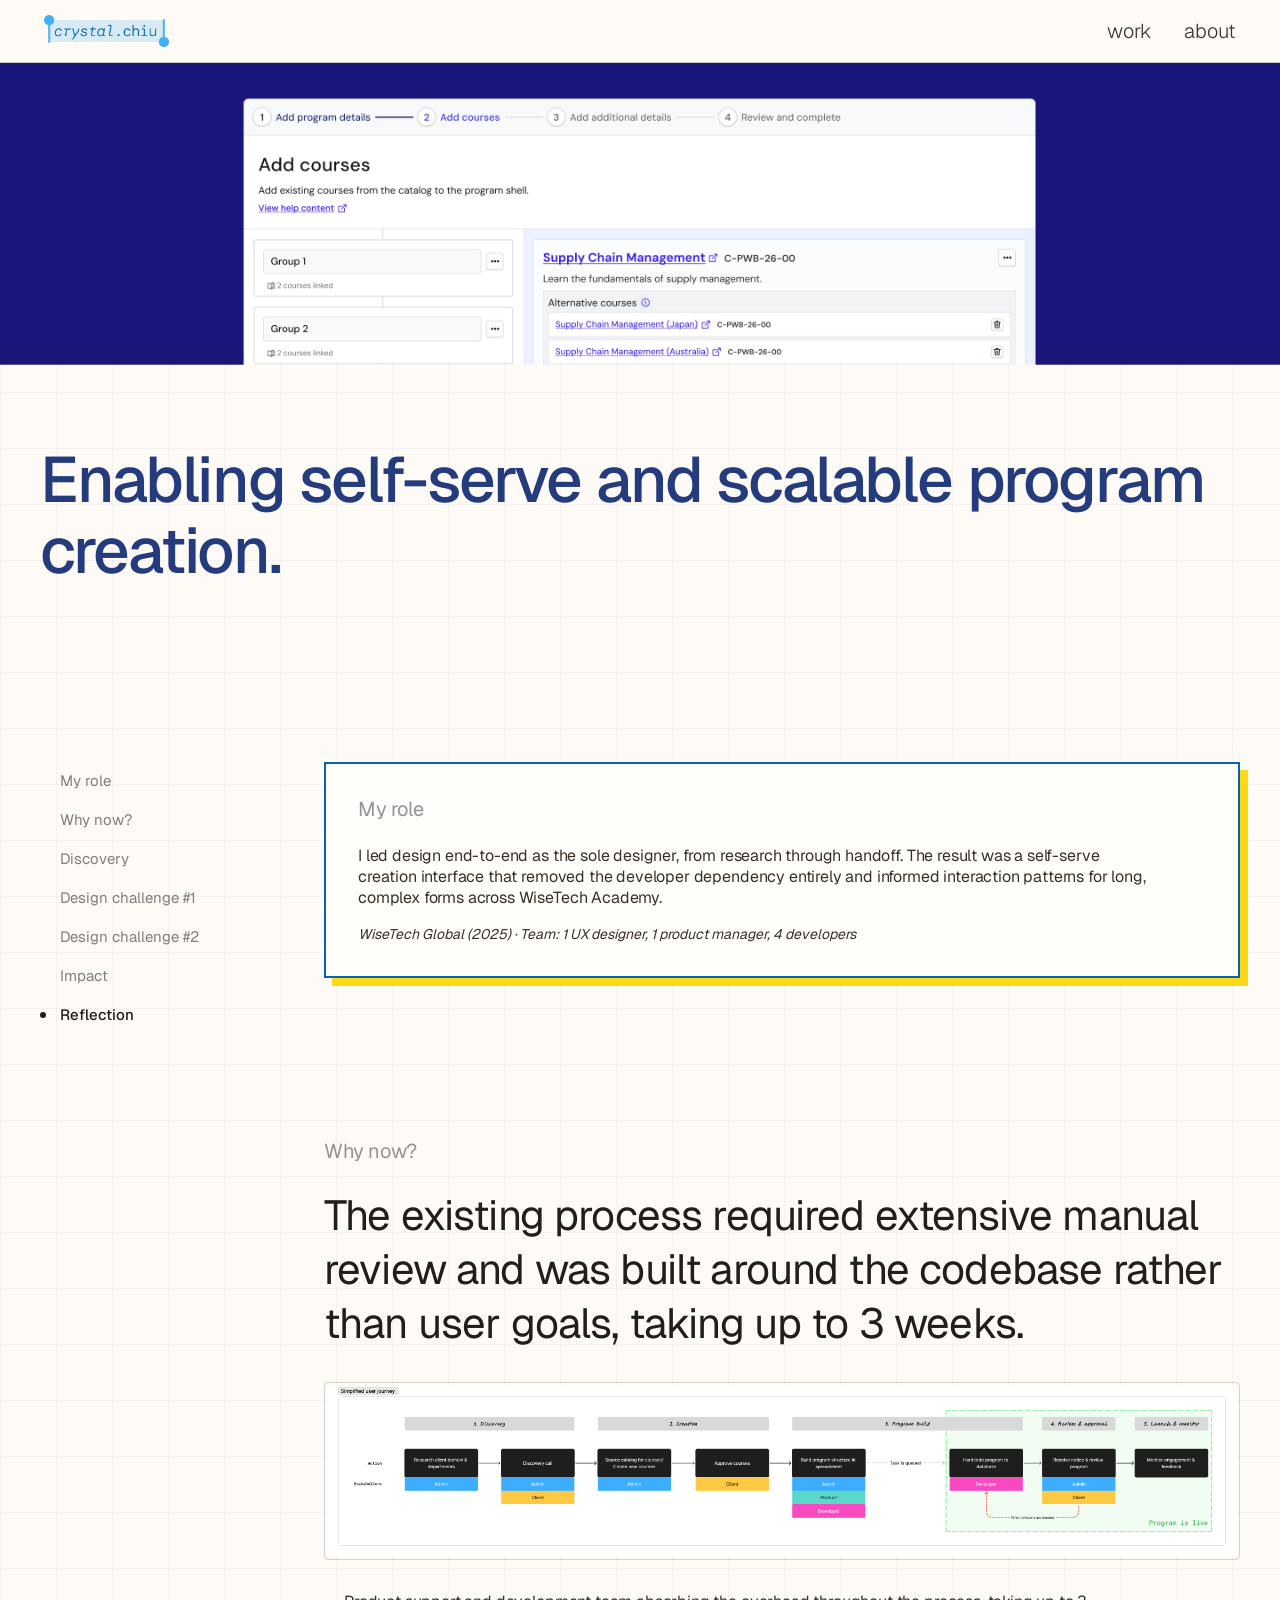
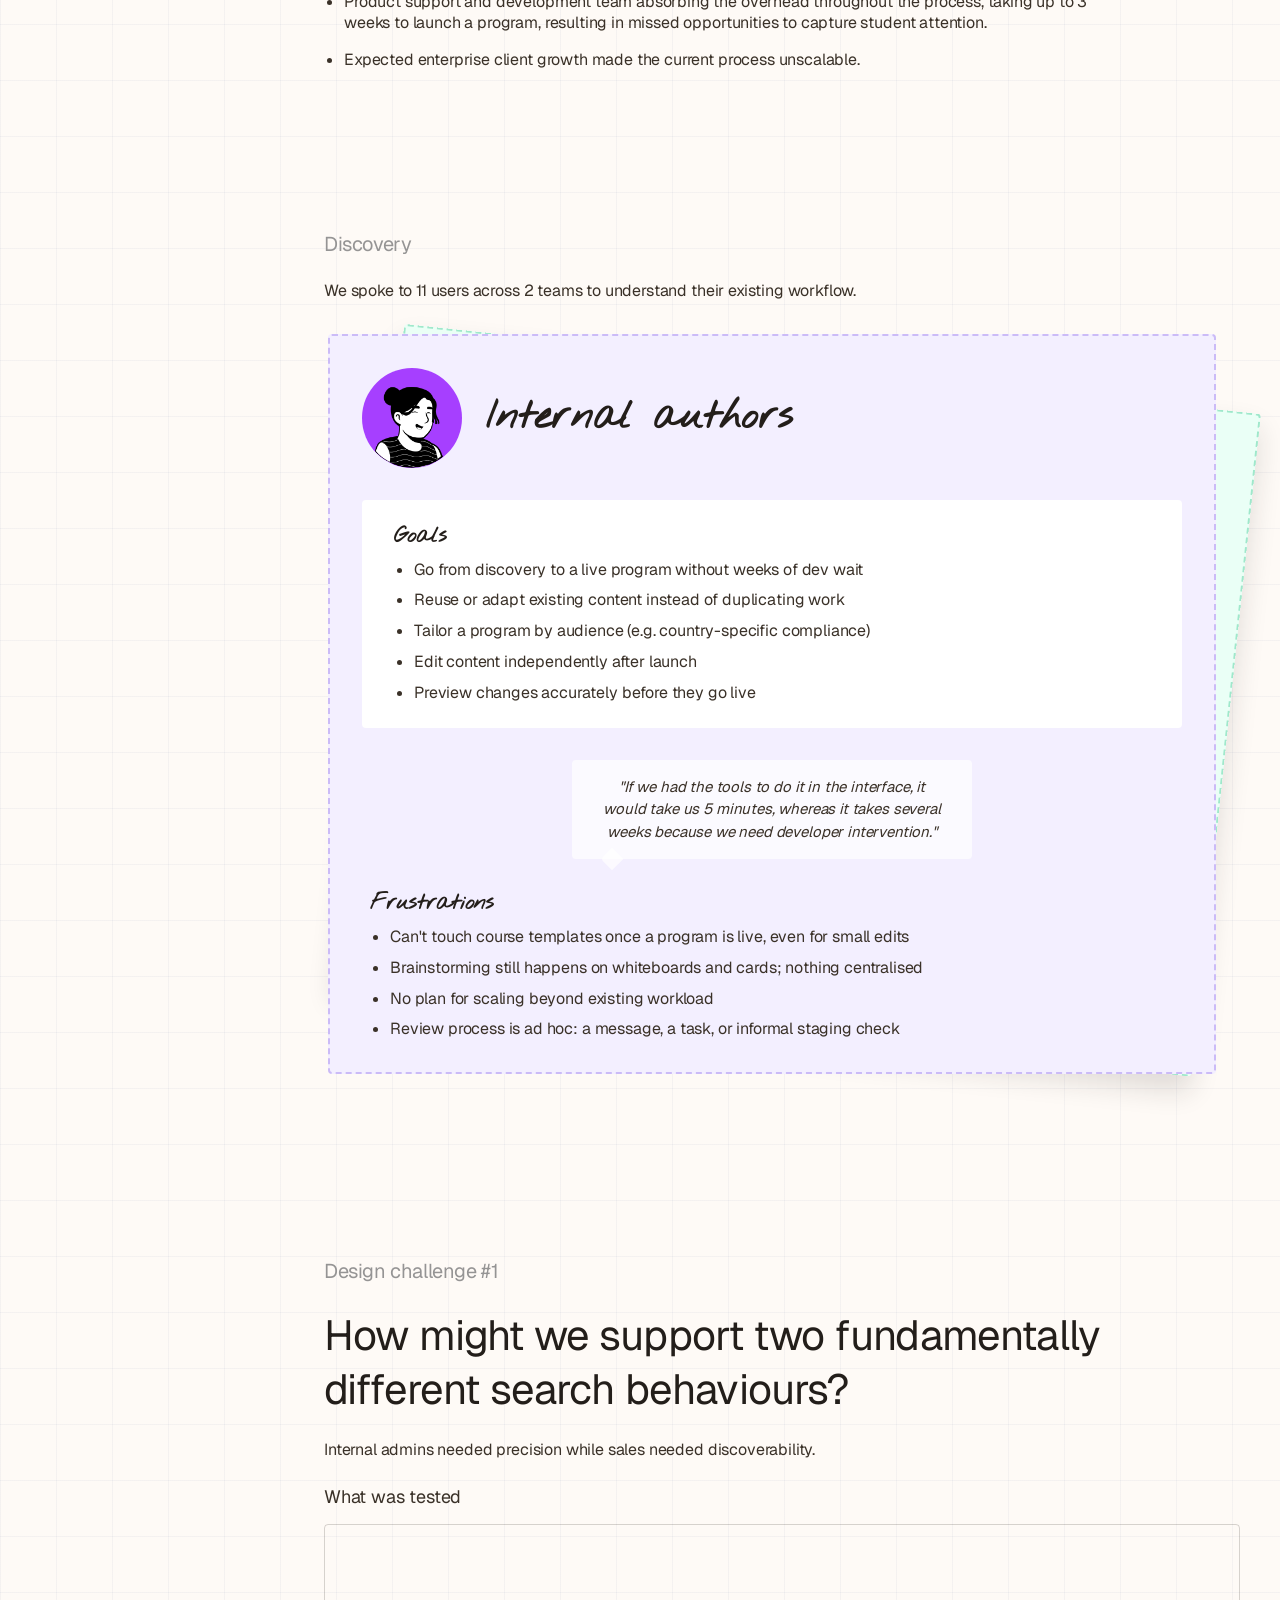
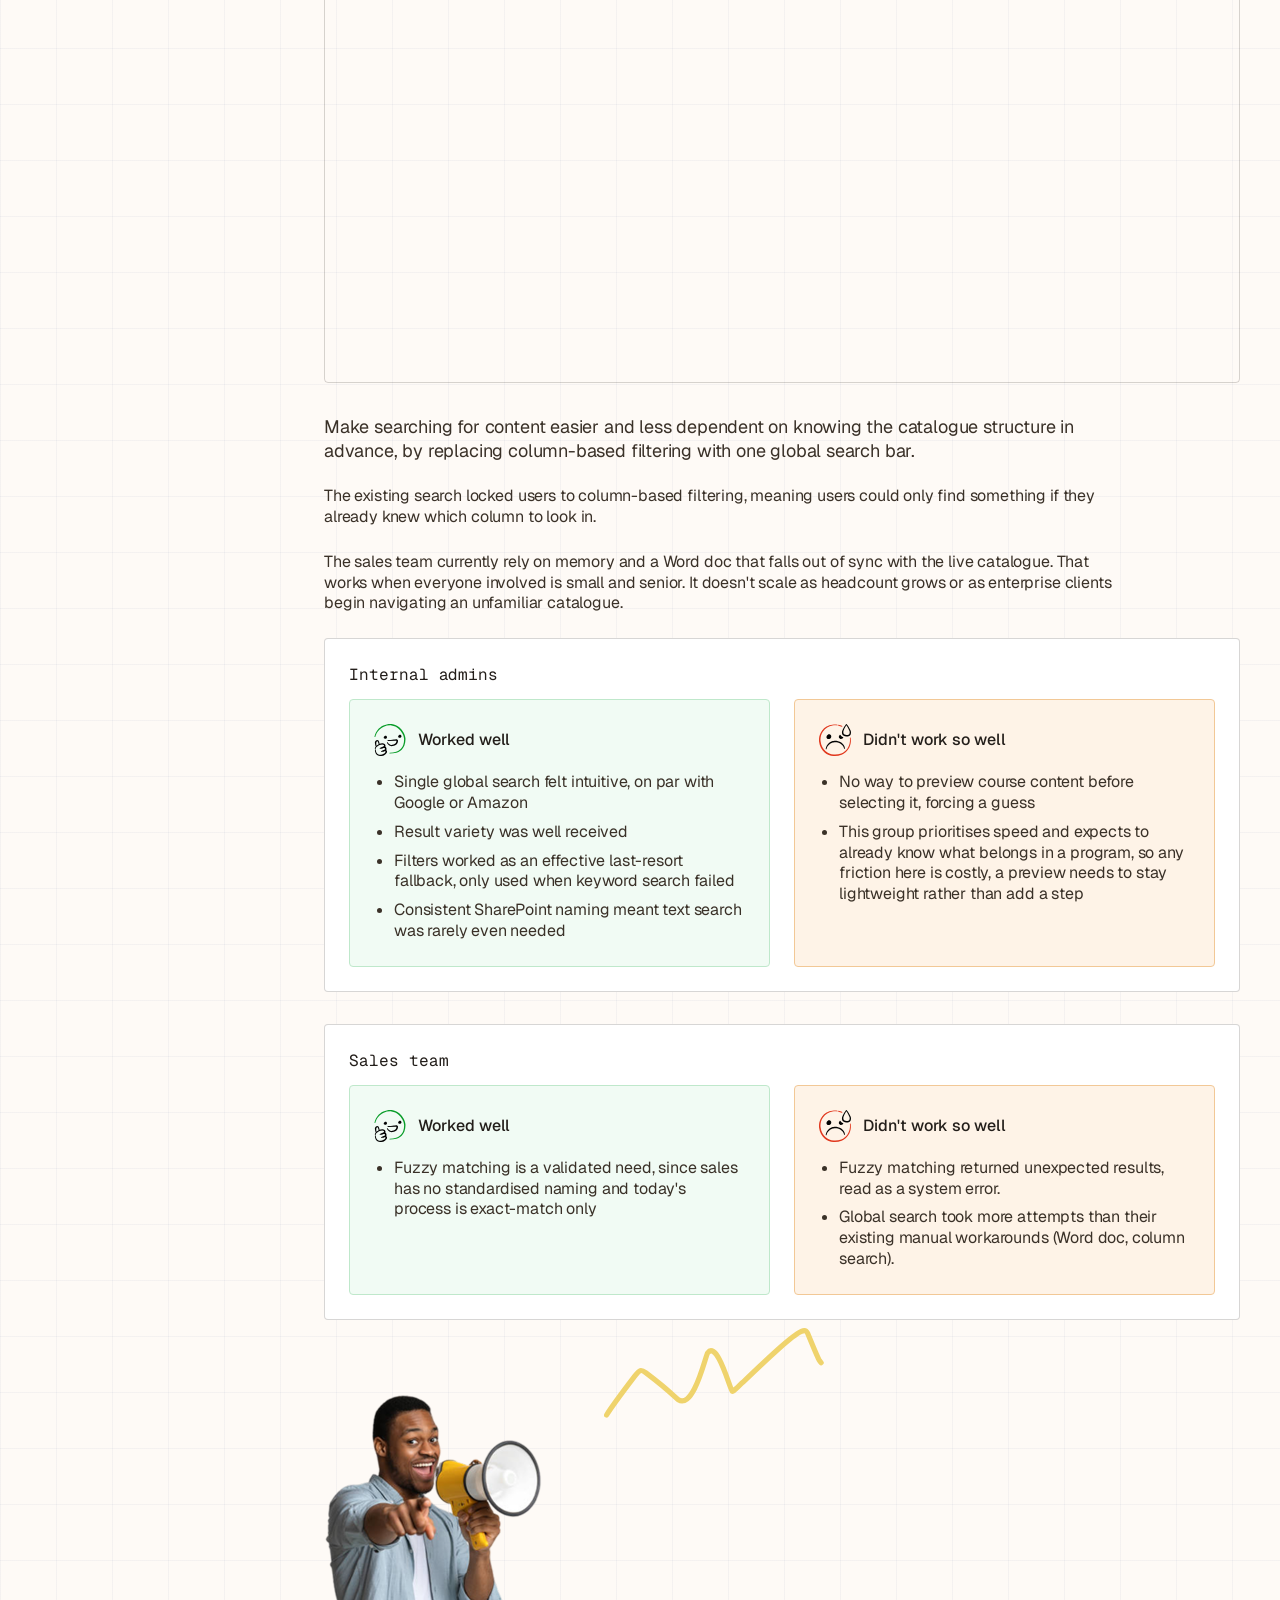
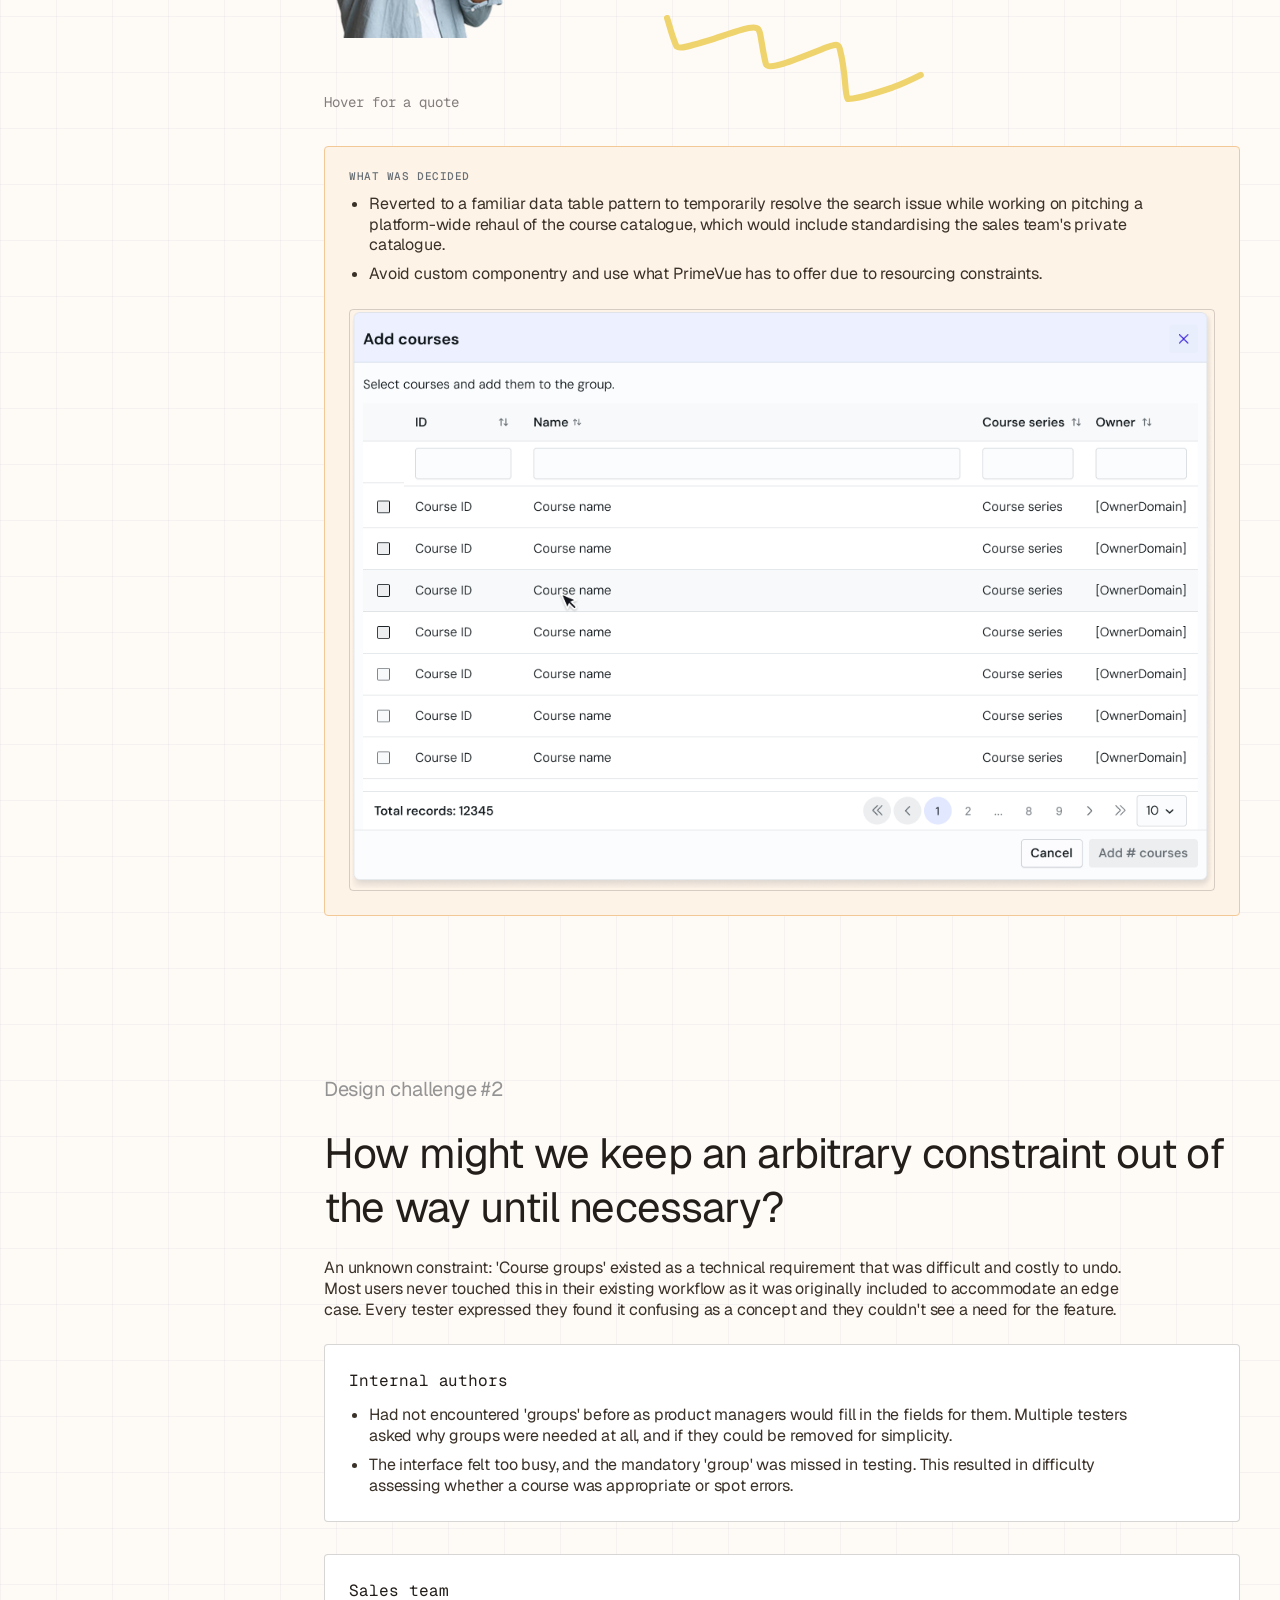
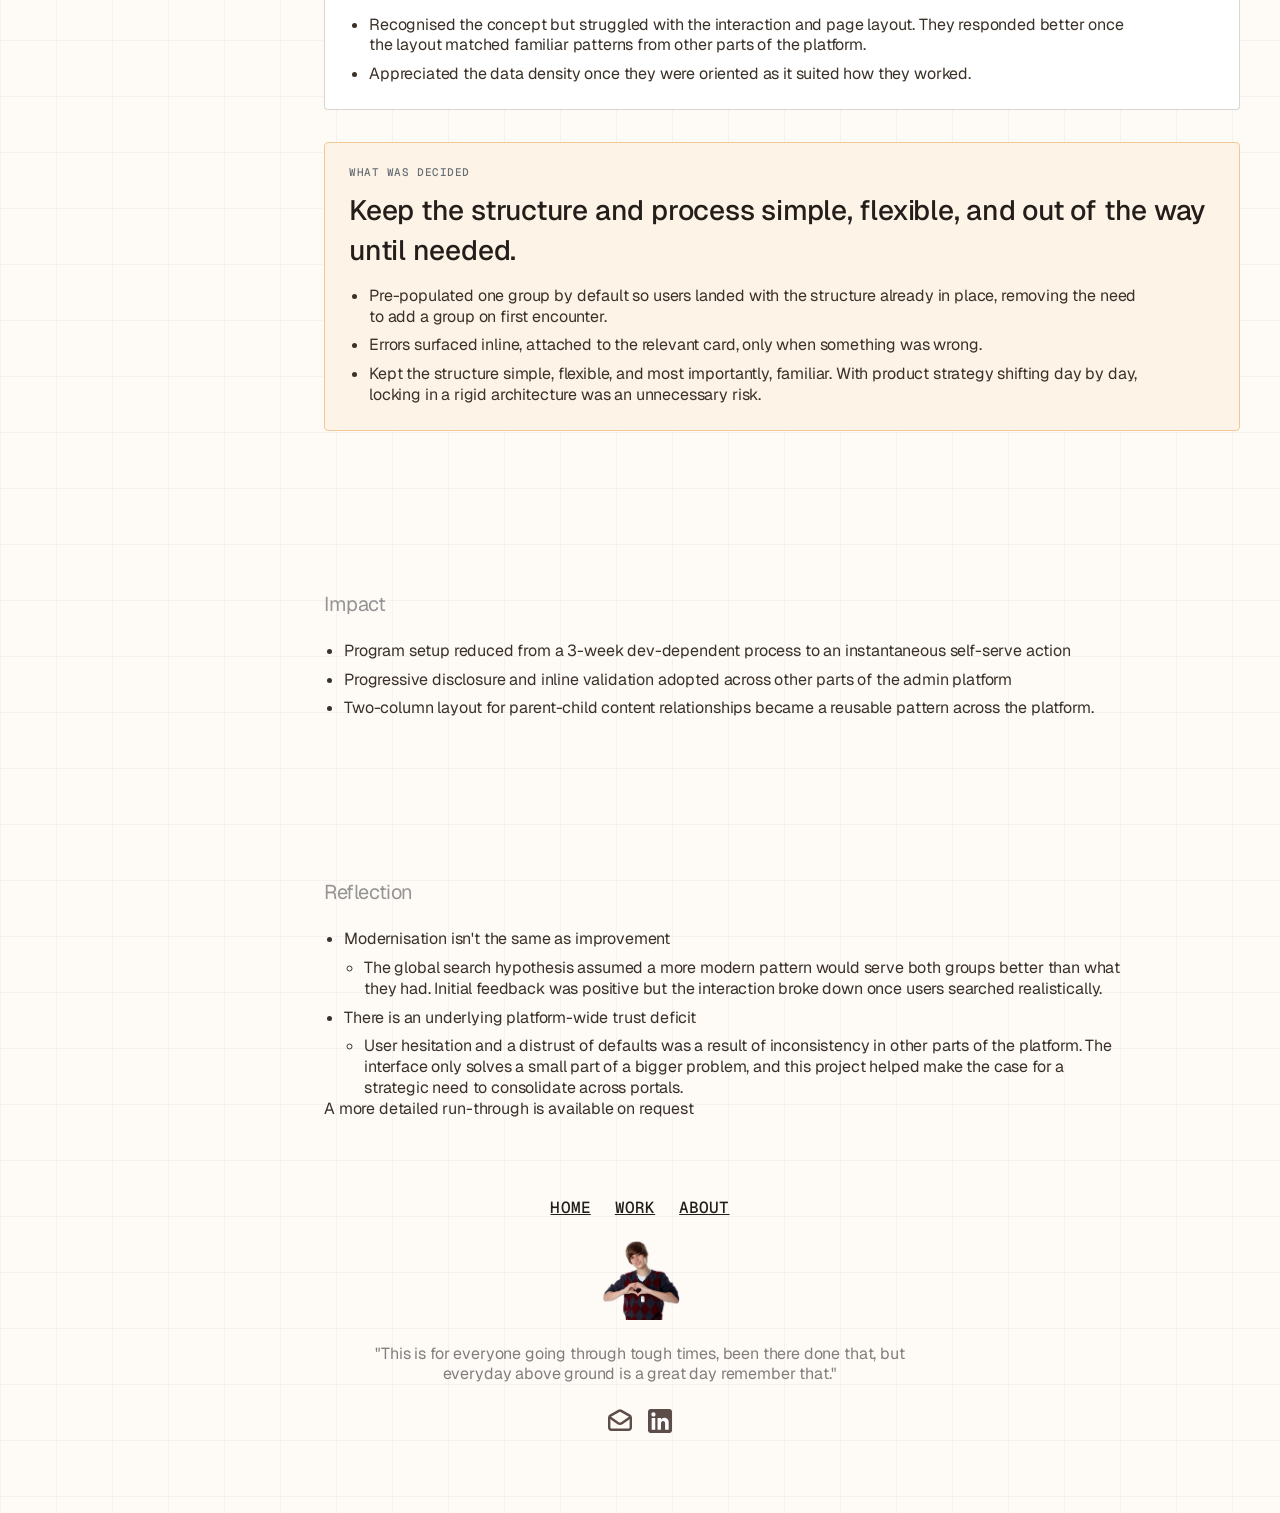
<file: work/programs.html>
<!DOCTYPE html>
<html lang="en">
<head>
  <meta charset="UTF-8">
  <meta name="viewport" content="width=device-width, initial-scale=1.0">
  <title>Enabling self-serve and scalable program creation. — crystal.chiu</title>
  <link rel="icon" type="image/png" href="../assets/favicon.png">
  <link rel="stylesheet" href="../protect.css">
  <script src="../protect.js"></script>
  <script src="../analytics.js"></script>
  <link rel="stylesheet" href="../tokens.css?v=4">
  <link rel="stylesheet" href="../loader.css">
  <link rel="stylesheet" href="https://fonts.googleapis.com/css2?family=Geist:wght@400;500&family=Geist+Mono:wght@400;500&display=swap">
  <style>
    /* ─── Type override (Geist / Geist Mono) ────────────────────
       Page-scoped only — tokens.css and other case studies are
       untouched. Sizes/weights/line-heights/letter-spacing are
       taken verbatim from the Together AI-inspired reference doc's
       type scale, mapped to the closest role. ──────────────────── */
    .t-display, h1 {
      font-family: 'Geist', sans-serif;
      font-weight: 500;
      font-size: 64px;
      line-height: 70.4px;
      letter-spacing: -1.92px;
    }

    .t-h2, h2 {
      font-family: 'Geist', sans-serif;
      font-weight: 500;
      font-size: 28px;
      line-height: 32.2px;
      letter-spacing: -0.42px;
    }

    .t-h3, h3 {
      font-family: 'Geist', sans-serif;
      font-weight: 500;
      font-size: 28px;
      line-height: 2.5rem;
      letter-spacing: -0.22px;
    }

    .t-large {
      font-family: 'Geist', sans-serif;
      font-weight: 400;
      font-size: 18px;
      line-height: 23.4px;
      letter-spacing: -0.18px;
    }

    .t-default, p {
      font-family: 'Geist', sans-serif;
      font-weight: 400;
      font-size: 16px;
      line-height: 20.8px;
      letter-spacing: -0.16px;
    }

    .caption {
      font-family: 'Geist', sans-serif;
      font-weight: 400;
      font-size: 14px;
      line-height: 19.6px;
      letter-spacing: 0;
    }

    .t-label-sm {
      font-family: 'Geist Mono', monospace;
      font-weight: 500;
      font-size: 11px;
      line-height: 11px;
      letter-spacing: 0.55px;
    }

    .t-label {
      font-family: 'Geist Mono', monospace;
      font-weight: 500;
      font-size: 16px;
      line-height: 16px;
      letter-spacing: 0.08px;
    }

    .t-link, a {
      font-family: 'Geist Mono', monospace;
      font-weight: 500;
      font-size: 16px;
      line-height: 16px;
      letter-spacing: 0.08px;
    }

    /* ─── Container ──────────────────────────────────────────── */
    .container {
      max-width: 1400px;
      margin: 0 auto;
      padding: 0 40px;
    }

    /* ─── Hero ────────────────────────────────────────────────── */
    .hero {
      margin-top: 57px;
    }

    .hero img {
      display: block;
      width: 100%;
      max-height: 480px;
      object-fit: cover;
      object-position: top;
    }

    /* ─── Title block ─────────────────────────────────────────── */
    .title-block {
      padding-top: 160px;
    }

    .title-block h1 {
      margin-bottom: 16px;
    }

    .meta-row {
      display: flex;
      align-items: baseline;
      justify-content: space-between;
    }

    /* ─── Case study layout (sticky TOC + sections) ─────────────
       Shared pattern across programs.html / content-creator.html /
       dedoco.html, hand-duplicated per page (each page is a
       standalone file with its own <style> block — no shared
       stylesheet for this beyond tokens.css). ───────────────────── */
    .case-layout {
      display: flex;
      align-items: flex-start;
      gap: 64px;
      padding-top: 160px;
    }

    .case-toc {
      flex: 0 0 220px;
      position: sticky;
      top: 96px;
    }

    .case-toc nav {
      display: flex;
      flex-direction: column;
      gap: 2px;
    }

    .case-toc-link {
      position: relative;
      display: block;
      padding: 8px 0 8px 20px;
      font-family: 'Geist', sans-serif;
      font-weight: 400;
      font-size: 15px;
      line-height: 140%;
      letter-spacing: 0;
      color: var(--color-muted);
      text-decoration: none;
      text-transform: none;
      transition: color 0.25s ease;
    }

    .case-toc-link::before {
      content: '';
      position: absolute;
      left: 0;
      top: 50%;
      width: 6px;
      height: 6px;
      border-radius: 50%;
      background: var(--color-heading);
      transform: translateY(-50%) scale(0);
      transition: transform 0.25s ease;
    }

    .case-toc-link:hover {
      color: var(--color-heading);
    }

    .case-toc-link:hover::before {
      transform: translateY(-50%) scale(0.6);
    }

    .case-toc-link.active {
      color: var(--color-heading);
      font-weight: 500;
    }

    .case-toc-link.active::before {
      transform: translateY(-50%) scale(1);
    }

    .case-content {
      flex: 1;
      min-width: 0;
    }

    .case-content p,
    .case-content ul,
    .case-content ol {
      max-width: 800px;
    }

    .case-section + .case-section {
      margin-top: 160px;
    }

    .t-section-heading {
      display: block;
      font-family: 'Geist', sans-serif;
      font-weight: 400;
      font-size: 20px;
      line-height: normal;
      letter-spacing: -0.02em;
      color: #959494;
      margin-bottom: 24px;
    }

    .t-big-heading {
      font-family: 'Geist', sans-serif;
      font-weight: 400;
      font-size: 42px;
      line-height: normal;
      letter-spacing: -0.02em;
      color: var(--color-heading);
      margin-bottom: 24px;
    }

    .case-section--card {
      border: 2px solid var(--color-link);
      padding: 32px;
      background-color: #FFFEFB;
      box-shadow: 8px 8px 0 #FBD916;
    }

    .case-section--card .caption {
      display: block;
      margin-top: 16px;
    }

    .case-section--tinted {
      padding: 32px;
      background: rgba(131, 125, 125, 0.05);
      border: 1px solid rgba(131, 125, 125, 0.30);
    }

    /* ─── Business context ────────────────────────────────────── */
    .business-context-bullets {
      padding-left: 20px;
    }

    .business-context-bullets li {
      margin-bottom: 16px;
    }

    .business-context-bullets li:last-child {
      margin-bottom: 0;
    }

    .business-context-bullets ul {
      padding-left: 20px;
      margin-top: 8px;
    }

    /* ─── Discovery ──────────────────────────────────────────── */
    .discovery-intro {
      margin-bottom: 24px;
    }

    .journey-map {
      margin: 32px 0;
      padding: 2px;
      border: 1px solid rgba(35, 30, 26, 0.18);
      border-radius: 4px;
      transition: border-color 0.25s ease, transform 0.3s ease;
    }

    .journey-map:hover {
      border-color: rgba(35, 30, 26, 0.4);
      transform: translate(4px, -4px) rotate(-1deg);
    }

    .journey-map-img {
      display: block;
      width: 100%;
      border-radius: 4px;
      cursor: zoom-in;
    }

    .lightbox {
      position: fixed;
      inset: 0;
      z-index: 50;
      display: flex;
      align-items: center;
      justify-content: center;
      padding: 48px;
      background-color: rgba(20, 17, 14, 0.85);
      opacity: 0;
      pointer-events: none;
      transition: opacity 0.25s ease;
    }

    .lightbox.is-open {
      opacity: 1;
      pointer-events: auto;
    }

    .lightbox img {
      display: block;
      max-width: 100%;
      max-height: 100%;
      border-radius: 4px;
      cursor: zoom-out;
    }

    /* ─── Personas ───────────────────────────────────────────── */
    .persona-stack {
      position: relative;
      cursor: pointer;
      padding: 8px 24px 24px 4px;
    }

    .persona-card {
      border: 2px dashed #CBBBF7;
      border-radius: 4px;
      background-color: #F3EFFF;
      padding: 32px;
      --persona-accent: #A63FFF;
      transition: transform 0.6s cubic-bezier(0.34, 1.56, 0.64, 1), box-shadow 0.3s ease;
    }

    .persona-card--mint {
      border-color: #9FE8CB;
      background-color: #EAFFF6;
      --persona-accent: #00E6A8;
    }

    .persona-card.is-front {
      position: relative;
      z-index: 2;
      transform: rotate(0deg) translate(0, 0) scale(1);
    }

    .persona-card.is-back {
      position: absolute;
      top: 8px;
      left: 4px;
      right: 24px;
      z-index: 1;
      transform: rotate(6deg) translate(28px, 20px) scale(0.97);
      box-shadow: 0 16px 28px rgba(35, 30, 26, 0.14);
    }

    .persona-stack:hover .persona-card.is-back {
      transform: rotate(8deg) translate(34px, 26px) scale(0.97);
    }

    .cursor-hint {
      position: fixed;
      top: 0;
      left: 0;
      z-index: 20;
      transform: translate(-50%, 0) scale(0.9);
      background-color: var(--color-heading);
      color: var(--color-bg);
      font-family: 'Geist Mono', monospace;
      font-weight: 500;
      font-size: 12px;
      letter-spacing: 0.06em;
      text-transform: uppercase;
      padding: 6px 12px;
      border-radius: 999px;
      white-space: nowrap;
      pointer-events: none;
      opacity: 0;
      transition: opacity 0.15s ease, transform 0.15s ease;
    }

    .cursor-hint--visible {
      opacity: 1;
      transform: translate(-50%, 0) scale(1);
    }

    .persona-header {
      display: flex;
      align-items: center;
      gap: 24px;
      margin-bottom: 32px;
    }

    .persona-avatar-wrap {
      display: flex;
      align-items: center;
      justify-content: center;
      width: 100px;
      height: 100px;
      border-radius: 50%;
      background-color: var(--persona-accent);
      overflow: hidden;
      flex-shrink: 0;
    }

    .persona-avatar {
      display: block;
      width: 100%;
      height: 100%;
      object-fit: cover;
    }

    .persona-name {
      font-family: 'Nothing You Could Do', cursive;
      font-weight: 600;
      font-size: 40px;
      line-height: 1;
      color: var(--color-heading);
    }

    .persona-section-label {
      display: block;
      font-family: 'Nothing You Could Do', cursive;
      font-weight: 600;
      font-size: 22px;
      color: var(--color-heading);
      margin-bottom: 12px;
    }

    .persona-goals {
      background-color: #ffffff;
      border-radius: 4px;
      padding: 24px 32px;
      margin-bottom: 32px;
    }

    .persona-frustrations {
      padding: 0 8px;
    }

    .persona-card ul {
      padding-left: 20px;
    }

    .persona-card ul li {
      margin-bottom: 10px;
    }

    .persona-card ul li:last-child {
      margin-bottom: 0;
    }

    .persona-quote {
      max-width: 400px;
      margin: 0 auto 32px;
      padding: 16px 24px;
      background-color: rgba(255, 255, 255, 0.7);
      border-radius: 4px;
      text-align: center;
      position: relative;
    }

    .persona-quote::after {
      content: '';
      position: absolute;
      left: 32px;
      bottom: -8px;
      width: 16px;
      height: 16px;
      background-color: rgba(255, 255, 255, 0.7);
      border-radius: 0 0 0 4px;
      transform: rotate(45deg);
    }

    .persona-quote p {
      font-family: 'Geist', sans-serif;
      font-weight: 400;
      font-style: italic;
      font-size: 15px;
      line-height: 150%;
      color: var(--color-body);
    }

    /* ─── Design challenges and concepts ─────────────────────── */
    .search-testing p {
      margin-bottom: 24px;
    }

    .search-testing h3 {
      margin-bottom: 16px;
    }

    .search-gif {
      margin: 0 0 32px;
    }

    .search-gif video {
      display: block;
      width: 100%;
      border-radius: 4px;
      border: 1px solid rgba(35, 30, 26, 0.18);
    }

    .findings-group {
      margin-bottom: 32px;
    }

    .findings-group .t-label-sm,
    .findings-column .t-label-sm {
      display: block;
      margin-bottom: 12px;
    }

    .findings-decided-card {
      margin-bottom: 32px;
    }

    .findings-decided-card .journey-map {
      margin: 24px 0 0;
    }

    .findings-group ul {
      padding-left: 20px;
    }

    .findings-group li {
      margin-bottom: 8px;
    }

    .findings-group li:last-child {
      margin-bottom: 0;
    }

    .findings-cards {
      display: flex;
      flex-direction: column;
      gap: 32px;
      margin-bottom: 32px;
    }

    .findings-persona-label {
      display: block;
      font-family: 'Geist Mono', monospace;
      font-weight: 400;
      font-size: 16px;
      color: var(--color-heading);
      margin-bottom: 12px;
    }

    .findings-columns {
      display: flex;
      gap: 24px;
    }

    .findings-column {
      flex: 1;
      min-width: 0;
      border-radius: 4px;
      padding: 24px;
    }

    .findings-column--positive {
      background-color: #F1FBF4;
      border: 1px solid #BFE8CB;
    }

    .findings-column--negative {
      background-color: #FEF3E7;
      border: 1px solid #F2C896;
    }

    .findings-persona-card {
      background-color: #ffffff;
      border: 1px solid rgba(35, 30, 26, 0.18);
      border-radius: 4px;
      padding: 24px;
    }

    .findings-column-header {
      display: flex;
      align-items: center;
      gap: 12px;
      margin-bottom: 16px;
    }

    .findings-column-icon {
      display: block;
      width: 32px;
      height: 32px;
      flex-shrink: 0;
    }

    .findings-column-title {
      font-family: 'Geist', sans-serif;
      font-weight: 500;
      font-size: 16px;
      color: var(--color-heading);
    }

    .findings-column ul,
    .findings-persona-card ul {
      padding-left: 20px;
      margin: 0;
    }

    .findings-column li,
    .findings-persona-card li {
      margin-bottom: 8px;
    }

    .findings-column li:last-child,
    .findings-persona-card li:last-child {
      margin-bottom: 0;
    }

    .quote-reveal {
      margin-bottom: 32px;
    }

    .quote-reveal-visual {
      position: relative;
      display: flex;
      align-items: center;
      gap: 40px;
      padding: 40px 0;
    }

    .quote-reveal-photo {
      display: block;
      width: 220px;
      flex-shrink: 0;
      position: relative;
      z-index: 2;
    }

    .quote-reveal-scribble {
      position: absolute;
      z-index: 0;
      pointer-events: none;
    }

    .quote-reveal-scribble--top {
      top: -24px;
      left: 280px;
      width: 220px;
    }

    .quote-reveal-scribble--bottom {
      bottom: -24px;
      left: 340px;
      width: 260px;
    }

    .quote-reveal-tooltip {
      position: relative;
      z-index: 1;
      flex: 1;
      background-color: #14110E;
      border: 2px dotted #ffffff;
      border-radius: 4px;
      padding: 24px 32px;
      opacity: 0;
      transform: translateX(-12px);
      transition: opacity 0.25s ease, transform 0.25s ease;
    }

    .quote-reveal-visual:hover .quote-reveal-tooltip,
    .quote-reveal-visual:focus .quote-reveal-tooltip,
    .quote-reveal-visual:focus-within .quote-reveal-tooltip {
      opacity: 1;
      transform: translateX(0);
    }

    .quote-reveal-tooltip p {
      margin: 0;
      font-family: 'Geist Mono', monospace;
      font-size: 15px;
      line-height: 150%;
      color: #ffffff;
    }

    .quote-reveal-caption {
      display: block;
      margin-top: 12px;
      font-family: 'Geist Mono', monospace;
      font-size: 14px;
      color: var(--color-muted);
    }

    .wireframing-cards {
      display: flex;
      flex-direction: column;
      gap: 48px;
      margin-top: 16px;
    }

    .wireframing-card {
      position: sticky;
      top: 96px;
      border: 2px solid #FF6CD3;
      padding: 32px;
      box-shadow: 5px 5px 0 0 #FF6CD3;
      background-color: #ffffff;
    }

    .wireframing-card h3 {
      margin-bottom: 24px;
    }

    .wireframing-card p {
      margin-bottom: 24px;
    }

    .wireframing-card img {
      display: block;
      width: 100%;
    }

    /* ─── Testing ────────────────────────────────────────────── */
    .testing-intro p {
      margin-bottom: 24px;
    }

    .testing-intro ul {
      padding-left: 20px;
      margin-bottom: 24px;
    }

    .testing-intro ul li {
      margin-bottom: 4px;
    }

    .testing-findings {
      display: flex;
      flex-direction: column;
      gap: 24px;
    }

    /* ─── Solution ───────────────────────────────────────────── */
    .solution-cards {
      display: flex;
      flex-direction: column;
      gap: 48px;
    }

    .solution-card {
      position: sticky;
      top: 96px;
      border: 2px solid #62B61B;
      padding: 32px;
      box-shadow: 5px 5px 0 0 #62B61B;
      background-color: #ffffff;
    }

    .solution-card h3 {
      margin-bottom: 24px;
    }

    .solution-card p {
      margin-bottom: 24px;
    }

    .solution-card img {
      display: block;
      width: 100%;
    }

    .solution-card .caption {
      display: block;
      margin-top: 8px;
    }

    /* ─── Results ────────────────────────────────────────────── */
    .results-bullets {
      padding-left: 20px;
    }

    .results-bullets li {
      margin-bottom: 8px;
    }

    .results-bullets li:last-child {
      margin-bottom: 0;
    }

    .results-bullets ul {
      padding-left: 20px;
      margin-top: 8px;
    }

    /* ─── Footer ─────────────────────────────────────────────── */
    .site-footer {
      padding: 80px 0;
    }

    .footer-inner {
      display: flex;
      flex-direction: column;
      align-items: center;
      gap: 24px;
      text-align: center;
    }

    .footer-nav {
      display: flex;
      align-items: center;
      gap: 24px;
    }

    .footer-nav a {
      color: var(--color-heading);
    }

    .footer-nav a:hover {
      color: var(--color-muted);
    }

    .footer-avatar {
      display: block;
      max-width: 80px;
    }

    .footer-quote {
      color: var(--color-muted);
      max-width: 600px;
    }

    .footer-socials {
      display: flex;
      align-items: center;
      gap: 16px;
    }

    .footer-socials a {
      display: flex;
      align-items: center;
      text-decoration: none;
      color: var(--color-body);
      transition: opacity 0.15s ease;
    }

    .footer-socials a:hover {
      opacity: 0.45;
    }

    .footer-socials img {
      display: block;
      width: 24px;
      height: 24px;
    }

    /* ─── Responsive ─────────────────────────────────────────── */
    @media (max-width: 768px) {
      .container {
        padding: 0 24px;
      }
      .hero img {
        max-height: 300px;
      }
      .title-block {
        padding-top: 32px;
      }
      .meta-row {
        flex-direction: column;
        gap: 8px;
      }
      .case-layout {
        padding-top: 80px;
        gap: 0;
      }
      .case-toc {
        display: none;
      }
      .case-section + .case-section {
        margin-top: 80px;
      }
      .t-big-heading {
        font-size: 28px;
      }
      .findings-columns {
        flex-direction: column;
      }
      .quote-reveal-visual {
        flex-direction: column;
        align-items: flex-start;
      }
      .quote-reveal-scribble {
        display: none;
      }
      .persona-card {
        padding: 24px;
      }
      .persona-header {
        gap: 16px;
        margin-bottom: 24px;
      }
      .persona-avatar-wrap {
        width: 72px;
        height: 72px;
      }
      .persona-name {
        font-size: 32px;
      }
      .persona-goals {
        padding: 20px 24px;
      }
      .persona-quote {
        max-width: 100%;
      }
    }

    @media (max-width: 576px) {
      .container {
        padding: 0 24px;
      }
    }

    /* ─── Scroll reveal ──────────────────────────────────────── */
    .reveal {
      opacity: 0;
      transform: translateY(24px);
      transition: opacity 0.55s ease 0.6s, transform 0.55s ease 0.6s;
    }

    .reveal--visible {
      opacity: 1;
      transform: translateY(0);
    }

    .title-block.reveal.reveal--visible {
      padding-top: 80px;
    }
  </style>
</head>
<body>

  <div id="page-loader" aria-hidden="true">
    <div class="page-loader-mark">
      <span class="page-loader-label">crystal.chiu</span>
      <span class="page-loader-bar"></span>
    </div>
  </div>

  <main>

    <section class="hero">
      <img src="assets/programs/hero.png" alt="Programs creation interface showing the Add courses step">
    </section>

    <div class="container">

      <div class="title-block">
        <h1 class="t-display">Enabling self-serve and scalable program creation.</h1>
      </div>

      <div class="case-layout">
        <aside class="case-toc">
          <nav aria-label="Case study sections">
            <a href="#challenge" class="case-toc-link">My role</a>
            <a href="#why-now" class="case-toc-link">Why now?</a>
            <a href="#discovery" class="case-toc-link">Discovery</a>
            <a href="#design-challenge-1" class="case-toc-link">Design challenge #1</a>
            <a href="#design-challenge-2" class="case-toc-link">Design challenge #2</a>
            <!-- <a href="#concepts" class="case-toc-link">Concepts explored</a> -->
            <!-- <a href="#testing" class="case-toc-link">What testing revealed</a> -->
            <!-- <a href="#solution" class="case-toc-link">Decisions</a> -->
            <a href="#results" class="case-toc-link">Impact</a>
            <a href="#reflection" class="case-toc-link">Reflection</a>
          </nav>
        </aside>

        <div class="case-content">

          <section id="challenge" class="case-section case-section--card">
            <span class="t-section-heading">My role</span>
            <p>I led design end-to-end as the sole designer, from research through handoff. The result was a self-serve creation interface that removed the developer dependency entirely and informed interaction patterns for long, complex forms across WiseTech Academy.</p>
            <p class="caption">WiseTech Global (2025) · Team: 1 UX designer, 1 product manager, 4 developers</p>
          </section>

          <section id="why-now" class="case-section">
            <span class="t-section-heading">Why now?</span>

            <h2 class="t-big-heading">The existing process required extensive manual review and was built around the codebase rather than user goals, taking up to 3 weeks.</h2>

            <figure class="journey-map">
              <div class="cursor-hint">Click to zoom in</div>
              <img class="journey-map-img" src="assets/programs/journey-map.png" alt="Simplified user journey map of the existing program creation workflow">
            </figure>

            <ul class="business-context-bullets">
              <li class="t-default">Product support and development team absorbing the overhead throughout the process, taking up to 3 weeks to launch a program, resulting in missed opportunities to capture student attention.</li>
              <li class="t-default">Expected enterprise client growth made the current process unscalable.</li>
            </ul>
          </section>

          <section id="discovery" class="case-section">
            <span class="t-section-heading">Discovery</span>
            <p class="discovery-intro">We spoke to 11 users across 2 teams to understand their existing workflow.</p>

            <div class="persona-stack">
              <div class="cursor-hint">Click to see next</div>
              <div class="persona-card is-front">
                <div class="persona-header">
                  <div class="persona-avatar-wrap">
                    <img class="persona-avatar" src="assets/programs/internal%20auth.png" alt="Avatar representing the Internal Authors persona">
                  </div>
                  <h3 class="persona-name">Internal authors</h3>
                </div>
                <div class="persona-goals">
                  <span class="persona-section-label">Goals</span>
                  <ul>
                    <li class="t-default">Go from discovery to a live program without weeks of dev wait</li>
                    <li class="t-default">Reuse or adapt existing content instead of duplicating work</li>
                    <li class="t-default">Tailor a program by audience (e.g. country-specific compliance)</li>
                    <li class="t-default">Edit content independently after launch</li>
                    <li class="t-default">Preview changes accurately before they go live</li>
                  </ul>
                </div>
                <div class="persona-quote">
                  <p>"If we had the tools to do it in the interface, it would take us 5 minutes, whereas it takes several weeks because we need developer intervention."</p>
                </div>
                <div class="persona-frustrations">
                  <span class="persona-section-label">Frustrations</span>
                  <ul>
                    <li class="t-default">Can't touch course templates once a program is live, even for small edits</li>
                    <li class="t-default">Brainstorming still happens on whiteboards and cards; nothing centralised</li>
                    <li class="t-default">No plan for scaling beyond existing workload</li>
                    <li class="t-default">Review process is ad hoc: a message, a task, or informal staging check</li>
                  </ul>
                </div>
              </div>

              <div class="persona-card persona-card--mint is-back">
                <div class="persona-header">
                  <div class="persona-avatar-wrap">
                    <img class="persona-avatar" src="assets/programs/sales.png" alt="Avatar representing the Academy Sales Team persona">
                  </div>
                  <h3 class="persona-name">Academy sales team</h3>
                </div>
                <div class="persona-goals">
                  <span class="persona-section-label">Goals</span>
                  <ul>
                    <li class="t-default">Build programs with mass-market appeal for fast uptake</li>
                    <li class="t-default">Know the business impact of a program to prioritise what's next</li>
                    <li class="t-default">Preview and tweak a program before it goes live</li>
                    <li class="t-default">Go from client call to live program without waiting on Product</li>
                  </ul>
                </div>
                <div class="persona-quote">
                  <p>"By the time we got it ready, the client had pretty much lost interest."</p>
                </div>
                <div class="persona-frustrations">
                  <span class="persona-section-label">Frustrations</span>
                  <ul>
                    <li class="t-default">Client needs live in phone calls and one person's head, not a system</li>
                    <li class="t-default">Intake spreadsheet is dense and unclear, needs constant Product hand-holding</li>
                    <li class="t-default">No visibility once handed off; client sometimes sees it live before they do</li>
                    <li class="t-default">Builds take so long the client has lost interest by launch</li>
                  </ul>
                </div>
              </div>
            </div>
          </section>

          <section id="design-challenge-1" class="case-section">
            <span class="t-section-heading">Design challenge #1</span>

            <div class="search-testing">
              <h2 class="t-big-heading">How might we support two fundamentally different search behaviours?</h2>

              <p>Internal admins needed precision while sales needed discoverability.</p>

              <h3 class="t-large">What was tested</h3>

              <figure class="search-gif">
                <video src="assets/programs/global-search.mp4" autoplay loop muted playsinline aria-label="Global search bar returning results across the course catalogue"></video>
              </figure>

              <p class="t-large">Make searching for content easier and less dependent on knowing the catalogue structure in advance, by replacing column-based filtering with one global search bar.</p>

              <p>The existing search locked users to column-based filtering, meaning users could only find something if they already knew which column to look in.</p>
              <p>The sales team currently rely on memory and a Word doc that falls out of sync with the live catalogue. That works when everyone involved is small and senior. It doesn't scale as headcount grows or as enterprise clients begin navigating an unfamiliar catalogue.</p>

              <div class="findings-cards">
                <div class="findings-persona">
                  <div class="findings-persona-card">
                    <span class="findings-persona-label">Internal admins</span>
                    <div class="findings-columns">
                      <div class="findings-column findings-column--positive">
                        <div class="findings-column-header">
                          <img src="assets/programs/icon-worked-well.svg" alt="" class="findings-column-icon">
                          <span class="findings-column-title">Worked well</span>
                        </div>
                        <ul>
                          <li class="t-default">Single global search felt intuitive, on par with Google or Amazon</li>
                          <li class="t-default">Result variety was well received</li>
                          <li class="t-default">Filters worked as an effective last-resort fallback, only used when keyword search failed</li>
                          <li class="t-default">Consistent SharePoint naming meant text search was rarely even needed</li>
                        </ul>
                      </div>
                      <div class="findings-column findings-column--negative">
                        <div class="findings-column-header">
                          <img src="assets/programs/icon-not-well.svg" alt="" class="findings-column-icon">
                          <span class="findings-column-title">Didn't work so well</span>
                        </div>
                        <ul>
                          <li class="t-default">No way to preview course content before selecting it, forcing a guess</li>
                          <li class="t-default">This group prioritises speed and expects to already know what belongs in a program, so any friction here is costly, a preview needs to stay lightweight rather than add a step</li>
                        </ul>
                      </div>
                    </div>
                  </div>
                </div>

                <div class="findings-persona">
                  <div class="findings-persona-card">
                    <span class="findings-persona-label">Sales team</span>
                    <div class="findings-columns">
                      <div class="findings-column findings-column--positive">
                        <div class="findings-column-header">
                          <img src="assets/programs/icon-worked-well.svg" alt="" class="findings-column-icon">
                          <span class="findings-column-title">Worked well</span>
                        </div>
                        <ul>
                          <li class="t-default">Fuzzy matching is a validated need, since sales has no standardised naming and today's process is exact-match only</li>
                        </ul>
                      </div>
                      <div class="findings-column findings-column--negative">
                        <div class="findings-column-header">
                          <img src="assets/programs/icon-not-well.svg" alt="" class="findings-column-icon">
                          <span class="findings-column-title">Didn't work so well</span>
                        </div>
                        <ul>
                          <li class="t-default">Fuzzy matching returned unexpected results, read as a system error.</li>
                          <li class="t-default">Global search took more attempts than their existing manual workarounds (Word doc, column search).</li>
                        </ul>
                      </div>
                    </div>
                  </div>
                </div>
              </div>

              <div class="quote-reveal">
                <div class="quote-reveal-visual" tabindex="0">
                  <img class="quote-reveal-scribble quote-reveal-scribble--top" src="assets/programs/scribble-01.svg" alt="">
                  <img class="quote-reveal-photo" src="assets/programs/quote-guy.png" alt="">
                  <img class="quote-reveal-scribble quote-reveal-scribble--bottom" src="assets/programs/scribble-02.svg" alt="">
                  <div class="quote-reveal-tooltip">
                    <p>"If they have to go search for something and they don't find it and then they try one thing and they still don't find it, I think that is hard to recover from. Even if they eventually get it, they'll say, I don't want to go through that again."</p>
                  </div>
                </div>
                <span class="quote-reveal-caption">Hover for a quote</span>
              </div>

              <div class="findings-column findings-column--negative findings-decided-card">
                <span class="t-label-sm">What was decided</span>
                <ul>
                  <li class="t-default">Reverted to a familiar data table pattern to temporarily resolve the search issue while working on pitching a platform-wide rehaul of the course catalogue, which would include standardising the sales team's private catalogue.</li>
                  <li class="t-default">Avoid custom componentry and use what PrimeVue has to offer due to resourcing constraints.</li>
                </ul>

                <figure class="journey-map">
                  <div class="cursor-hint">Click to zoom in</div>
                  <img class="journey-map-img" src="assets/programs/finalsolution-search.png" alt="Final global search solution">
                </figure>
              </div>
            </div>
          </section>

          <section id="design-challenge-2" class="case-section">
            <span class="t-section-heading">Design challenge #2</span>

            <div class="search-testing">
              <h2 class="t-big-heading">How might we keep an arbitrary constraint out of the way until necessary?</h2>
              <p>An unknown constraint: 'Course groups' existed as a technical requirement that was difficult and costly to undo. Most users never touched this in their existing workflow as it was originally included to accommodate an edge case. Every tester expressed they found it confusing as a concept and they couldn't see a need for the feature.</p>

              <div class="findings-cards">
                <div class="findings-persona">
                  <div class="findings-persona-card">
                    <span class="findings-persona-label">Internal authors</span>
                    <ul>
                      <li class="t-default">Had not encountered 'groups' before as product managers would fill in the fields for them. Multiple testers asked why groups were needed at all, and if they could be removed for simplicity.</li>
                      <li class="t-default">The interface felt too busy, and the mandatory 'group' was missed in testing. This resulted in difficulty assessing whether a course was appropriate or spot errors.</li>
                    </ul>
                  </div>
                </div>

                <div class="findings-persona">
                  <div class="findings-persona-card">
                    <span class="findings-persona-label">Sales team</span>
                    <ul>
                      <li class="t-default">Recognised the concept but struggled with the interaction and page layout. They responded better once the layout matched familiar patterns from other parts of the platform.</li>
                      <li class="t-default">Appreciated the data density once they were oriented as it suited how they worked.</li>
                    </ul>
                  </div>
                </div>
              </div>

              <div class="findings-column findings-column--negative findings-decided-card">
                <span class="t-label-sm">What was decided</span>
                <h3>Keep the structure and process simple, flexible, and out of the way until needed.</h3>
                <ul>
                  <li class="t-default">Pre-populated one group by default so users landed with the structure already in place, removing the need to add a group on first encounter.</li>
                  <li class="t-default">Errors surfaced inline, attached to the relevant card, only when something was wrong.</li>
                  <li class="t-default">Kept the structure simple, flexible, and most importantly, familiar. With product strategy shifting day by day, locking in a rigid architecture was an unnecessary risk.</li>
                </ul>
              </div>
            </div>
          </section>

          <!--
          <section id="concepts" class="case-section">
            <span class="t-section-heading">Concepts explored</span>

            <div class="wireframing-cards">
              <div class="wireframing-card">
                <h3>Progressive disclosure keeps admins focused, not overwhelmed.</h3>
                <p>Grouping settings by relevance and surfacing them in stages meant admins could work through configuration without confronting the full complexity of the form at once. Plain language replaced technical labels wherever possible.</p>
                <img src="assets/programs/concept-01.png" alt="Progressive disclosure keeps admins focused, not overwhelmed.">
              </div>
              <div class="wireframing-card">
                <h3>Autocomplete and defaults reduce repetitive input on an already long form.</h3>
                <p>Most inputs were consistent within the same organisation or domain, so pre-filling where possible reduced the effort required without removing control.</p>
                <img src="assets/programs/concept-02.png" alt="Autocomplete and defaults reduce repetitive input on an already long form.">
              </div>
              <div class="wireframing-card">
                <h3>The 'shopping cart' pattern gives admins a live view of cost, duration, and structure as they build.</h3>
                <p>Users expressed confusion over how course groups and courses related to each other in the existing spreadsheet. Admins can see the shape and cost of a program without having to mentally reconstruct it from a flat list.</p>
                <img src="assets/programs/concept-03.png" alt="The 'shopping cart' pattern gives admins a live view of cost, duration, and structure as they build.">
              </div>
            </div>
          </section>
          -->

          <!--
          <section id="testing" class="case-section case-section--tinted">
            <span class="t-section-heading">What testing revealed</span>
            <div class="testing-intro">
              <p>I planned and conducted 2 rounds of usability testing via prototypes of our initial concept with 8 stakeholders, spanning across Product, e-Learning, and Certifications teams.</p>
              <p>The 3 core flows tested were:</p>
              <ul>
                <li class="t-default">Program set up</li>
                <li class="t-default">Adding and editing courses</li>
                <li class="t-default">Advanced customisations</li>
              </ul>
            </div>
            <div class="testing-findings">
              <h3>Admins arrived with the program already planned, data entry was the last step.</h3>
              <h3>The spreadsheet reinforced the wrong mental model for groups and courses.</h3>
              <h3>Admins actively avoided fields that they didn't understand.</h3>
              <h3>Generic help content created over-reliance on PMs and developers for routine decisions.</h3>
            </div>
          </section>

          <section id="solution" class="case-section">
            <span class="t-section-heading">Decisions</span>
            <div class="solution-cards">
              <div class="solution-card">
                <h3>Admins wanted to get to adding courses. Everything before it was in the way.</h3>
                <p>Initial testing showed the grouping mapped to the spreadsheet's structure, not the admin's priority. Program metadata and descriptions were a compliance requirement, not a meaningful part of the task. We stripped back what was mandatory at each step so admins could reach the course configuration with the minimum amount of friction.</p>
                <img src="assets/programs/solution-stepper.png" alt="Surfacing only what was immediately relevant and deferring everything else reflected how admins actually worked.">
                <span class="caption">Dividing up the long set up process into a clear, 4-step form.</span>
              </div>
              <div class="solution-card">
                <h3>Surface the right information at the moment it's relevant.</h3>
                <p>High-risk actions, particularly around permissions and publishing states, carry consequences that aren't always obvious from the label alone. Inline validation and contextual tooltips, used sparingly, tell users what their action will affect before they commit to it.</p>
                <img src="assets/programs/solution-banner.gif" alt="Surface the right information at the moment it's relevant.">
                <span class="caption">Dynamic banner that updates based on the selected permissions combination</span>
              </div>
              <div class="solution-card">
                <h3>Solving a new problem with a pattern users already understood</h3>
                <p>The initial shopping cart concept didn't fully resolve the relationship between course groups and courses. Users were still uncertain about how the two related. We borrowed a folder and item pattern from Content Creator, another internal tool admins were already using, which made the parent-child relationship immediately legible without needing explanation.</p>
                <img src="assets/programs/solution-hierarchy.png" alt="Making the content hierarchy visible">
                <span class="caption">Representing groups and courses as a parent-child relationship</span>
              </div>
            </div>
          </section>
          -->

          <section id="results" class="case-section">
            <span class="t-section-heading">Impact</span>
            <ul class="results-bullets">
              <li class="t-default">Program setup reduced from a 3-week dev-dependent process to an instantaneous self-serve action</li>
              <li class="t-default">Progressive disclosure and inline validation adopted across other parts of the admin platform</li>
              <li class="t-default">Two-column layout for parent-child content relationships became a reusable pattern across the platform.</li>
            </ul>
          </section>

          <section id="reflection" class="case-section">
            <span class="t-section-heading">Reflection</span>
            <ul class="results-bullets">
              <li class="t-default">Modernisation isn't the same as improvement
                <ul>
                  <li class="t-default">The global search hypothesis assumed a more modern pattern would serve both groups better than what they had. Initial feedback was positive but the interaction broke down once users searched realistically.</li>
                </ul>
              </li>
              <li class="t-default">There is an underlying platform-wide trust deficit
                <ul>
                  <li class="t-default">User hesitation and a distrust of defaults was a result of inconsistency in other parts of the platform. The interface only solves a small part of a bigger problem, and this project helped make the case for a strategic need to consolidate across portals.</li>
                </ul>
              </li>
            </ul>
            <p>A more detailed run-through is available on request</p>
          </section>

        </div>
      </div>

    </div>

  </main>

  <footer class="site-footer">
    <div class="container">
      <div class="footer-inner">
        <nav class="footer-nav">
          <a href="../index.html#home" class="t-link">Home</a>
          <a href="../index.html#work" class="t-link">Work</a>
          <a href="../index.html#about" class="t-link">About</a>
        </nav>
        <img src="assets/shared/footer-icon.png" alt="" class="footer-avatar">
        <p class="t-default footer-quote">
          "This is for everyone going through tough times, been there done that, but everyday above ground is a great day remember that."
        </p>
        <div class="footer-socials">
          <a href="mailto:crystalchiu09@gmail.com" aria-label="Email">
            <img src="assets/shared/icon-mail.svg" alt="Email" width="24" height="24">
          </a>
          <a href="https://www.linkedin.com/in/crystalchiu01/" target="_blank" aria-label="LinkedIn">
            <img src="assets/shared/icon-linkedin.svg" alt="LinkedIn" width="24" height="24">
          </a>
        </div>
      </div>
    </div>
  </footer>

  <div class="lightbox" id="journey-map-lightbox">
    <img src="assets/programs/journey-map.png" alt="Simplified user journey map of the existing program creation workflow, enlarged">
  </div>

  <script src="../nav.js"></script>
  <script src="../scroll-reveal.js"></script>
  <script src="../case-toc.js"></script>
  <script>
    // Wires a small pill that follows the cursor while hovering `target`,
    // showing/hiding with it. Reparented to <body>: position:fixed is
    // relative to the nearest transformed ancestor, not the viewport, and
    // scroll-reveal.js puts a transform on every .case-section while it
    // animates in.
    function wireCursorHint(target, hint) {
      document.body.appendChild(hint);

      target.addEventListener('mousemove', function (e) {
        // +8px gap below the *visible* cursor glyph, not the pointer
        // coordinate itself — the arrow icon extends ~16px below that
        // point, so the offset needs to clear it first.
        hint.style.left = e.clientX + 'px';
        hint.style.top = (e.clientY + 16 + 8) + 'px';
      });

      target.addEventListener('mouseenter', function () {
        hint.classList.add('cursor-hint--visible');
      });

      target.addEventListener('mouseleave', function () {
        hint.classList.remove('cursor-hint--visible');
      });
    }

    (function () {
      var stack = document.querySelector('.persona-stack');
      if (!stack) return;
      var hint = stack.querySelector('.cursor-hint');

      function cycle() {
        var front = stack.querySelector('.persona-card.is-front');
        var back = stack.querySelector('.persona-card.is-back');
        if (!front || !back) return;
        front.classList.remove('is-front');
        front.classList.add('is-back');
        back.classList.remove('is-back');
        back.classList.add('is-front');
      }

      var isCoarsePointer = window.matchMedia && window.matchMedia('(pointer: coarse)').matches;

      if (isCoarsePointer) {
        // Touch devices: drag the top card to swipe to the next one,
        // instead of a plain tap (which is easy to trigger by accident
        // while scrolling past).
        var dragCard = null;
        var startX = 0;
        var startY = 0;
        var dx = 0;
        var dragging = false;
        var threshold = 70;

        stack.addEventListener('touchstart', function (e) {
          dragCard = stack.querySelector('.persona-card.is-front');
          if (!dragCard) return;
          var t = e.touches[0];
          startX = t.clientX;
          startY = t.clientY;
          dx = 0;
          dragging = true;
          dragCard.style.transition = 'none';
        }, { passive: true });

        stack.addEventListener('touchmove', function (e) {
          if (!dragging || !dragCard) return;
          var t = e.touches[0];
          var deltaX = t.clientX - startX;
          var deltaY = t.clientY - startY;
          if (Math.abs(deltaX) > Math.abs(deltaY)) {
            dx = deltaX;
            dragCard.style.transform = 'translateX(' + dx + 'px) rotate(' + (dx / 18) + 'deg)';
          }
        }, { passive: true });

        stack.addEventListener('touchend', function () {
          if (!dragging || !dragCard) return;
          dragging = false;
          var card = dragCard;
          dragCard = null;

          if (Math.abs(dx) > threshold) {
            var dir = dx > 0 ? 1 : -1;
            card.style.transition = 'transform 0.35s ease-in';
            card.style.transform = 'translateX(' + (dir * 600) + 'px) rotate(' + (dir * 24) + 'deg)';
            setTimeout(function () {
              cycle();
              card.style.transition = 'none';
              card.style.transform = '';
              void card.offsetWidth;
              card.style.transition = '';
            }, 320);
          } else {
            card.style.transition = 'transform 0.4s cubic-bezier(0.34, 1.56, 0.64, 1)';
            card.style.transform = '';
          }
        });
      } else {
        // Mouse: cursor-follow hint plus click to cycle.
        wireCursorHint(stack, hint);
        stack.addEventListener('click', cycle);
      }
    }());

    (function () {
      var frames = document.querySelectorAll('.journey-map');
      var lightbox = document.getElementById('journey-map-lightbox');
      var lightboxImg = lightbox ? lightbox.querySelector('img') : null;
      if (!frames.length || !lightbox || !lightboxImg) return;

      function open(src, alt) {
        lightboxImg.src = src;
        lightboxImg.alt = alt;
        lightbox.classList.add('is-open');
      }
      function close() {
        lightbox.classList.remove('is-open');
      }

      frames.forEach(function (frame) {
        var trigger = frame.querySelector('.journey-map-img');
        var hint = frame.querySelector('.cursor-hint');
        if (!trigger) return;

        if (hint) wireCursorHint(frame, hint);

        trigger.addEventListener('click', function () {
          open(trigger.src, trigger.alt + ', enlarged');
        });
      });

      lightbox.addEventListener('click', close);
      document.addEventListener('keydown', function (e) {
        if (e.key === 'Escape') close();
      });
    }());
  </script>
  <script src="../loader.js"></script>
</body>
</html>
</file>
<file: tokens.css>
@import url('https://fonts.googleapis.com/css2?family=Geist:ital,wght@0,300;0,400;0,500;1,300;1,400;1,500&family=Geist+Mono:ital,wght@0,300;0,400;0,500;1,300;1,400;1,500&family=Nothing+You+Could+Do&display=swap');

/* ─── Colour variables ─────────────────────────────────────── */

:root {
  /* Background */
  --color-bg:              #FEFAF6;

  /* Text */
  --color-display:         #243B7D;
  --color-heading:         #231E1A;
  --color-body:            #3A3128;
  --color-muted:           #837D7D;
  --color-label:           #687076;

  /* Link */
  --color-link:            #0363AD;
  --color-link-hover:      #1E86E1;
}

/* ─── Type tokens ──────────────────────────────────────────── */

.t-display,
h1 {
  font-family: 'Geist Mono', monospace;
  font-weight: 300;
  font-size: 40px;
  line-height: 150%;
  letter-spacing: -0.055em;
  color: var(--color-display);
}

.t-h2,
h2 {
  font-family: 'Geist', sans-serif;
  font-weight: 300;
  font-size: 28px;
  line-height: 150%;
  letter-spacing: 0;
  color: var(--color-heading);
}

.t-h3,
h3 {
  font-family: 'Geist', sans-serif;
  font-weight: 300;
  font-size: 20px;
  line-height: 150%;
  letter-spacing: 0;
  color: var(--color-heading);
}

.t-large {
  font-family: 'Geist', sans-serif;
  font-weight: 400;
  font-size: 18px;
  line-height: 150%;
  letter-spacing: -0.0036em;
  color: var(--color-body);
}

.t-default,
p {
  font-family: 'Geist', sans-serif;
  font-weight: 400;
  font-size: 16px;
  line-height: 150%;
  letter-spacing: -0.0032em;
  color: var(--color-body);
}

.t-quote,
blockquote {
  font-family: 'Geist', sans-serif;
  font-weight: 300;
  font-style: italic;
  font-size: 18px;
  line-height: 150%;
  letter-spacing: -0.0036em;
  color: var(--color-body);
}

.t-label-sm {
  font-family: 'Geist Mono', monospace;
  font-weight: 400;
  font-size: 14px;
  line-height: 150%;
  letter-spacing: 0.06em;
  text-transform: uppercase;
  color: var(--color-label);
}

.t-label {
  font-family: 'Geist Mono', monospace;
  font-weight: 400;
  font-style: italic;
  font-size: 20px;
  line-height: 150%;
  letter-spacing: 0.06em;
  text-transform: uppercase;
  color: var(--color-label);
}

.t-handwritten {
  font-family: 'Nothing You Could Do', cursive;
  font-weight: 400;
}

.t-link,
a {
  font-family: 'Geist Mono', monospace;
  font-weight: 500;
  font-size: 14px;
  line-height: 150%;
  letter-spacing: -0.008em;
  text-transform: uppercase;
  text-decoration: underline;
  color: var(--color-link);
  cursor: url('assets/cursor-hover.png') 8 1, pointer;
}

button,
[role="button"] {
  cursor: url('assets/cursor-hover.png') 8 1, pointer;
}

a:hover,
.t-link:hover {
  color: var(--color-link-hover);
}

/* ─── Component tokens ─────────────────────────────────────── */

.caption {
  font-family: 'Geist', sans-serif;
  font-weight: 300;
  font-style: italic;
  font-size: 12px;
  line-height: 150%;
  letter-spacing: 0;
  color: var(--color-body);
}

.quote-block {
  padding: 12px;
  background: rgba(171, 161, 150, 0.1);
  font-family: 'Geist', sans-serif;
  font-weight: 300;
  font-style: italic;
  font-size: 16px;
  line-height: 150%;
  letter-spacing: -0.0032em;
  color: var(--color-muted);
}

/* ─── Base reset ───────────────────────────────────────────── */

*,
*::before,
*::after {
  box-sizing: border-box;
  margin: 0;
  padding: 0;
}

body {
  cursor: url('assets/cursor-scribble.png') 0 0, auto;
  background-color: var(--color-bg);
  background-image:
    linear-gradient(to right, rgba(36, 59, 125, 0.043) 1px, transparent 1px),
    linear-gradient(rgba(36, 59, 125, 0.043) 1px, transparent 1px);
  background-size: 56px 56px;
  font-family: 'Geist', sans-serif;
  font-weight: 400;
  font-size: 16px;
  line-height: 150%;
  letter-spacing: -0.0032em;
  color: var(--color-body);
  -webkit-font-smoothing: antialiased;
}
</file>
<file: styles.css>
/* ==========================================
   CSS Custom Properties
   ========================================== */
:root {
    --color-bg: #FEFAF6;
    --color-text: #383836;
    --color-accent: #0e89cf;
    --color-highlight: #3fb1f2;
    --color-border: rgba(0, 0, 0, 0.2);
    
    --font-mono: 'Geist Mono', monospace;
    --font-sans: 'Geist', sans-serif;
    
    --transition-smooth: cubic-bezier(0.4, 0.0, 0.2, 1);
    --transition-bounce: cubic-bezier(0.68, -0.25, 0.265, 1.25);
}

/* ==========================================
   Reset & Base Styles
   ========================================== */
* {
    margin: 0;
    padding: 0;
    box-sizing: border-box;
}

body {
    font-family: var(--font-sans);
    color: var(--color-text);
    background-color: var(--color-bg);
    background-image:
        linear-gradient(to right, rgba(36, 59, 125, 0.043) 1px, transparent 1px),
        linear-gradient(rgba(36, 59, 125, 0.043) 1px, transparent 1px);
    background-size: 56px 56px;
    line-height: 1.5;
}

a {
    text-decoration: none;
    color: inherit;
}

/* ==========================================
   Navigation
   ========================================== */
.nav {
    position: fixed;
    top: 0;
    left: 0;
    right: 0;
    height: 63px;
    display: flex;
    align-items: center;
    justify-content: space-between;
    padding: 0 44px;
    background: var(--color-bg);
    z-index: 1000;
    border-bottom: 1px solid var(--color-border);
}

.nav-logo-img {
    height: clamp(22px, 2.67vw, 32px);
    width: auto;
    display: block;
}

.nav-links {
    display: flex;
    gap: 32px;
    list-style: none;
    align-items: center;
}

.nav-links h3 {
    font-family: 'Geist', sans-serif;
    font-weight: 300;
    font-size: 20px;
    line-height: 150%;
    letter-spacing: 0;
    margin: 0;
}

.nav-links a {
    transition: color 0.2s ease-in-out;
}

.nav-links a:hover {
    color: var(--color-accent);
}

/* ==========================================
   Hero Section
   ========================================== */
.hero {
    position: relative;
    height: 1024px;
    overflow: hidden;
}

.hero-inner {
    position: relative;
    height: 100%;
    max-width: 1440px;
    margin: 0 auto;
    padding: 313px 138px;
}

.hero-content {
    position: relative;
    z-index: 10;
    max-width: 534px;
}

.hero-name {
    font-family: var(--font-mono);
    font-weight: 300;
    font-size: 88px;
    line-height: 1.3;
    letter-spacing: -3.52px;
    margin-bottom: 55px;
}

.name-line {
    display: block;
    position: relative;
}

/* Stacking context for SVG highlight + text */
.name-crystal-wrap {
    display: inline-block;
    position: relative;
    isolation: isolate;
}

/* SVG selection highlight — sits behind the text */
.crystal-selection-svg {
    position: absolute;
    left: 0;
    top: 50%;
    transform: translateY(-50%);
    width: 100%;
    height: auto;
    z-index: 0;
    pointer-events: none;
}

/* "crystal" — italic, blue, sits above SVG */
.name-crystal {
    font-style: italic;
    color: #0363AD;
    position: relative;
    z-index: 1;
}

/* Context menu tooltip */
@keyframes context-menu-spring {
    0%   { opacity: 0; transform: translateX(-50%) translateY(8px)  scale(0.85) rotate(2deg); }
    20%  { opacity: 1; transform: translateX(-50%) translateY(-8px) scale(1.12) rotate(-2deg); }
    45%  { opacity: 1; transform: translateX(-50%) translateY(3px)  scale(0.95) rotate(1deg); }
    65%  { opacity: 1; transform: translateX(-50%) translateY(-4px) scale(1.05) rotate(-0.5deg); }
    80%  { opacity: 1; transform: translateX(-50%) translateY(1px)  scale(0.99) rotate(0.2deg); }
    100% { opacity: 1; transform: translateX(-50%) translateY(0px)  scale(1) rotate(0deg); }
}

@keyframes context-menu-out {
    0%   { opacity: 1; transform: translateX(-50%) translateY(0px) scale(1); }
    100% { opacity: 0; transform: translateX(-50%) translateY(8px) scale(0.85); }
}

.context-menu {
    position: absolute;
    bottom: calc(100% + 12px);
    left: 50%;
    transform: translateX(-50%) translateY(8px) scale(0.85);
    transform-origin: bottom center;
    display: flex;
    flex-direction: row;
    background: #393939;
    border-radius: 8px;
    box-shadow: 2px 4px 9px 0px rgba(0, 0, 0, 0.10);
    opacity: 0;
    pointer-events: none;
    z-index: 10;
    white-space: nowrap;
}

.context-menu::after {
    content: '';
    position: absolute;
    bottom: -8px;
    left: 50%;
    transform: translateX(-50%);
    border-left: 8px solid transparent;
    border-right: 8px solid transparent;
    border-top: 8px solid #393939;
}

.context-menu-item {
    padding: 12px;
    font-family: 'Geist', sans-serif;
    font-size: 16px;
    letter-spacing: -0.04em;
    color: #FFFFFF;
}

.context-menu-divider {
    width: 1px;
    background: rgba(255, 255, 255, 0.2);
    flex-shrink: 0;
}

.name-crystal-wrap.is-visible .context-menu {
    animation: context-menu-spring 500ms ease-out forwards;
    pointer-events: auto;
}

.name-crystal-wrap.is-leaving .context-menu {
    animation: context-menu-out 180ms ease-in forwards;
    pointer-events: none;
}

/* "chiu" — upright, default near-black */
.name-chiu {
    font-style: normal;
    color: var(--color-text);
}

.hero-description {
    font-family: 'Geist', sans-serif;
    font-weight: 300;
    font-size: 22px;
    line-height: 1.55;
    letter-spacing: -0.01em;
}

/* ==========================================
   Hero Collage
   ========================================== */
.hero-collage {
    position: absolute;
    right: -40px;
    top: 50%;
    transform: translateY(-50%);
    height: 100%;
    width: auto;
    pointer-events: none;
}

/* ==========================================
   Sandwich Animation
   ========================================== */
.sandwich-container {
    position: absolute;
    right: 250px;
    top: 267px;
    width: 560px;
    height: 667px;
    z-index: 0;
}

.sandwich {
    position: relative;
    width: 100%;
    height: 100%;
    transition: transform 0.6s ease-in-out;
}

.sandwich:hover {
    transform: scale(1.08);
}

.sandwich-layer {
    position: absolute;
    left: 50%;
    top: 50%;
    transform: translate(-50%, -50%);
    pointer-events: none;
    transition: transform 0.6s ease-in-out;
}

.sandwich:hover .sandwich-layer {
    transition: transform 0.35s var(--transition-bounce);
}

.toast-bottom {
    width: 352px;
    z-index: 1;
    transform: translate(-50%, -50%) rotate(5.24deg);
}

.lettuce {
    width: 349px;
    z-index: 2;
    transform: translate(-50%, -55%) rotate(0deg);
}

.cheese {
    width: 288px;
    z-index: 4;
    transform: translate(-50%, -60%) rotate(4.77deg);
}

.onion {
    width: 288px;
    z-index: 5;
    transform: translate(-50%, -55%) rotate(0deg);
}

.toast-top {
    width: 407px;
    z-index: 7;
    transform: translate(-50%, -52%) rotate(-10.33deg);
}

.meat {
    width: 320px;
    z-index: 6;
    transform: translate(-50%, -56%) rotate(3deg);
}

.sandwich:hover .toast-top {
    transform: translate(-75%, -65%) rotate(-15.33deg);
}

.sandwich:hover .meat {
    transform: translate(-66%, -75%) rotate(-10deg);
}

.sandwich:hover .onion {
    transform: translate(-50%, -60%) rotate(0deg);
}

.sandwich:hover .cheese {
    transform: translate(-50%, -64%) rotate(4.77deg);
}

.sandwich:hover .lettuce {
    transform: translate(-50%, -58%) rotate(0deg);
}

.photo-frame {
    width: 315px;
    z-index: 3;
    transform: translate(-50%, -64%) rotate(-4.76deg);
    transition: transform 0.6s ease-in-out;
}

.sandwich:hover .photo-frame {
    transform: translate(-50%, -180%) rotate(-4.76deg);
    transition: transform 0.35s var(--transition-bounce);
}

/* ==========================================
   Work Section
   ========================================== */
.work-section {
    padding: 64px 128px;
}

.work-grid {
    display: grid;
    grid-template-columns: 1fr 1fr;
    gap: 16px;
}

.work-card {
    padding: 16px;
    border-radius: 2px;
    background: #FFFEFB;
    display: flex;
    flex-direction: column;
    text-decoration: none;
    text-transform: none;
    font-family: var(--font-sans);
    color: inherit;
}

.work-card--active {
    border: 3px solid #CAE3F6;
    transition: transform 200ms ease-in-out, box-shadow 200ms ease-in-out, border-color 200ms ease-in-out;
}

.work-card--active:hover {
    transform: translate(-8px, -8px);
    box-shadow: 4px 4px 0px 0px #3FB1F2;
    border-color: #0363AD;
}

.work-card--soon {
    border: 3px solid #E9E9E9;
}

.work-card-thumb-wrap {
    position: relative;
    overflow: hidden;
}

.work-card--soon .work-card-thumb {
    filter: grayscale(1);
}

.cs-overlay {
    position: absolute;
    inset: 0;
    background: rgba(53, 43, 43, 0.5);
    backdrop-filter: blur(4px);
    transform: translateX(-100%);
    opacity: 0;
    transition: transform 450ms cubic-bezier(0.4, 0, 0.2, 1), opacity 450ms cubic-bezier(0.4, 0, 0.2, 1);
    display: flex;
    align-items: center;
    justify-content: center;
}

.work-card--soon:hover .cs-overlay {
    transform: translateX(0);
    opacity: 1;
}

.cs-overlay-text {
    font-family: 'Geist Mono', monospace;
    font-weight: 500;
    font-style: italic;
    font-size: 28px;
    letter-spacing: -1.12px;
    color: #FFFFFF;
}

.work-card-thumb {
    width: 100%;
    aspect-ratio: 16 / 9;
    object-fit: cover;
    display: block;
}

.work-card-text {
    margin-top: 16px;
    display: flex;
    flex-direction: column;
    gap: 4px;
}

.work-card-title {
    font-family: var(--font-sans);
    font-weight: 400;
    font-size: 20px;
    line-height: 1.35;
    color: var(--color-heading);
}

.work-card-label {
    font-family: var(--font-sans);
    font-size: 18px;
    line-height: 1.5;
    color: var(--color-muted);
}

.work-card-thumb--placeholder {
    background: linear-gradient(135deg, #E9E9E9 0%, #F5F3EF 100%);
}

.playground-section {
    margin-top: 48px;
}

.work-subsection-label {
    font-family: 'Geist', sans-serif;
    font-weight: 300;
    font-style: italic;
    font-size: 18px;
    line-height: 150%;
    color: var(--color-muted);
    margin-bottom: 24px;
}

/* ==========================================
   About Section
   ========================================== */
.about-section {
    padding: 102px 130px;
    display: flex;
    align-items: center;
    justify-content: center;
    position: relative;
    min-height: 1040px;
}

.about-content {
    width: 544px;
    display: flex;
    flex-direction: column;
    gap: 40px;
    z-index: 10;
}

.about-text {
    font-size: 18px;
    line-height: 1.6;
}

/* ==========================================
   Folder Animation
   ========================================== */
.folder-container {
    position: absolute;
    right: 390px;
    top: 587px;
    width: 360px;
    height: 360px;
}

.folder {
    position: relative;
    width: 100%;
    height: 100%;
    transform: rotate(-3.48deg);
    transition: transform 0.4s ease-in-out;
}

.folder:hover {
    transform: rotate(2deg);
}

.folder-base {
    position: absolute;
    width: 100%;
    height: auto;
    pointer-events: none;
}

.folder-top {
    z-index: 10;
}

.folder-bottom {
    z-index: 1;
}

/* Folder contents */
.folder-contents {
    position: absolute;
    top: 50%;
    left: 50%;
    transform: translate(-50%, -50%);
    width: 214px;
    height: 181px;
    z-index: 5;
}

.folder-item {
    position: absolute;
    transition: transform 0.6s var(--transition-bounce), opacity 0.3s ease-in-out;
    box-shadow: 1px 1px 4.5px rgba(0, 0, 0, 0.15);
}

/* Item 1 - Figma logo */
.item-1 {
    left: 6px;
    top: 0;
    width: 54px;
    transform: rotate(-10.98deg);
}

/* Item 2 - Claude logo */
.item-2 {
    right: -10px;
    top: -8px;
    width: 93px;
    transform: rotate(9.99deg);
}

/* Item 3 - Center decorative */
.item-3 {
    left: 50%;
    top: 18px;
    width: 81px;
    transform: translateX(-50%);
}

/* Bounce out animation on hover */
.folder:hover .item-1 {
    transform: rotate(-10.98deg) translate(-20px, -15px);
}

.folder:hover .item-2 {
    transform: rotate(9.99deg) translate(20px, -15px);
}

.folder:hover .item-3 {
    transform: translateX(-50%) translateY(-15px);
}

/* ==========================================
   Footer
   ========================================== */
.footer {
    padding: 64px 130px;
    display: flex;
    flex-direction: column;
    align-items: center;
    gap: 24px;
}

.footer-links {
    display: flex;
    gap: 16px;
    align-items: center;
}

.footer-link {
    font-family: var(--font-mono);
    font-weight: 300;
    font-size: 16px;
    letter-spacing: -0.64px;
    color: #5c4d48;
    text-decoration: underline;
    transition: color 0.2s ease-in-out;
}

.footer-link:hover {
    color: #907a72;
}

.footer-icon {
    width: 80px;
    height: 80px;
}

.footer-quote {
    font-family: var(--font-sans);
    font-weight: 400;
    font-size: 14px;
    letter-spacing: 0px;
    color: #5c4d48;
    text-align: center;
    max-width: 1160px;
}

.footer-socials {
    display: flex;
    gap: 16px;
    align-items: center;
}

.footer-social {
    color: #5c4d48;
    display: flex;
    align-items: center;
    justify-content: center;
    transition: color 0.2s ease-in-out;
}

.footer-social:hover {
    color: #907a72;
}

/* ==========================================
   About Page — Panel
   ========================================== */
.about-panel {
  position: relative;
  background: #FEFAF6;
  padding: 64px;
}

.about-panel-container {
  position: relative;
  width: 100%;
  max-width: 672px;
  margin: 0 auto;
  display: flex;
  flex-direction: column;
  gap: 24px;
}

.about-tagline {
  font-family: 'Nothing You Could Do', cursive;
  font-weight: 600;
  letter-spacing: 0px;
}

.about-panel-label {
  font-family: 'Geist', sans-serif;
  font-weight: 300;
  font-style: italic;
  font-size: 18px;
  line-height: 150%;
  color: var(--color-muted);
}

.about-illo {
  position: absolute;
}

.about-illo--tr {
  top: 0;
  right: 0;
}

.about-illo--bl {
  bottom: 0;
  left: 0;
}

/* ==========================================
   About — Experience & Education Sections
   ========================================== */
.xp-section {
  position: relative;
  padding: 64px;
}

.xp-illo {
  position: absolute;
  bottom: 0;
  left: -250px;
  max-height: 220px;
}

.xp-illo-hint {
  position: fixed;
  top: 0;
  left: 0;
  z-index: 20;
  transform: translate(-50%, 0) scale(0.9);
  background-color: var(--color-heading);
  color: var(--color-bg);
  font-family: 'Geist Mono', monospace;
  font-weight: 500;
  font-size: 12px;
  letter-spacing: 0.06em;
  text-transform: uppercase;
  padding: 6px 12px;
  border-radius: 999px;
  white-space: nowrap;
  pointer-events: none;
  opacity: 0;
  transition: opacity 0.15s ease, transform 0.15s ease;
}

.xp-illo-hint--visible {
  opacity: 1;
  transform: translate(-50%, 0) scale(1);
}

.xp-inner {
  position: relative;
  max-width: 672px;
  margin: 0 auto;
}

.xp-section-label {
  font-family: 'Geist', sans-serif;
  font-weight: 300;
  font-style: italic;
  font-size: 18px;
  line-height: 150%;
  color: var(--color-muted);
  margin-bottom: 24px;
}

.xp-entry {
  padding: 12px 0;
  border-bottom: 1px solid rgba(0, 0, 0, 0.2);
}

.xp-row {
  display: flex;
  justify-content: space-between;
  align-items: baseline;
}

.xp-company {
  /* inherits h2 token: Geist Light 28px, --color-heading */
}

.xp-date {
  font-family: 'Geist Mono', monospace;
  font-weight: 300;
  font-style: italic;
  font-size: 14px;
  letter-spacing: -0.04em;
  color: var(--color-muted);
}

.xp-detail {
  font-size: 16px;
  line-height: 28px;
  color: var(--color-body);
}

/* ==========================================
   About — Folder Illustration
   ========================================== */
@keyframes fi-jiggle-1 {
  0%   { rotate: 0deg; }
  25%  { rotate: -6deg; }
  50%  { rotate: 5deg; }
  75%  { rotate: -3deg; }
  100% { rotate: -12deg; }
}

@keyframes fi-jiggle-2 {
  0%   { rotate: 0deg; }
  25%  { rotate: -6deg; }
  50%  { rotate: 5deg; }
  75%  { rotate: -3deg; }
  100% { rotate: 3deg; }
}

@keyframes fi-jiggle-3 {
  0%   { rotate: 0deg; }
  25%  { rotate: -6deg; }
  50%  { rotate: 5deg; }
  75%  { rotate: -3deg; }
  100% { rotate: 11deg; }
}

.folder-illo {
  position: absolute;
  bottom: 0;
  right: -200px;
  width: 150px;
  height: 130px;
  overflow: visible;
  transform: rotate(3.48deg);
  transition: transform 0.35s ease-in-out;
}

.folder-illo:hover {
  transform: rotate(-10deg) scale(0.9) translateY(-14px);
}

.fi-bottom,
.fi-top {
  position: absolute;
  width: 100%;
  bottom: 0;
  left: 0;
  display: block;
}

.fi-bottom {
  z-index: 1;
}

.fi-top {
  z-index: 3;
}

.fi-item {
  position: absolute;
  width: 60px;
  height: 60px;
  bottom: 28px;
  z-index: 2;
  opacity: 0;
  translate: 0 6px;
  scale: 0.85;
  rotate: 0deg;
  transition: opacity 0.3s ease-in-out, translate 0.35s ease-in-out, scale 0.35s ease-in-out;
}

.fi-item--1 {
  left: calc(50% - 80px);
}

.fi-item--2 {
  left: calc(50% - 30px);
}

.fi-item--3 {
  left: calc(50% + 20px);
}

.folder-illo:hover .fi-item {
  opacity: 1;
  scale: 1;
  z-index: 4;
}

.folder-illo:hover .fi-item--1 {
  translate: 0 -110px;
  transition-delay: 0ms;
  animation: fi-jiggle-1 0.45s ease-in-out 0ms forwards;
}

.folder-illo:hover .fi-item--2 {
  translate: 0 -128px;
  transition-delay: 80ms;
  animation: fi-jiggle-2 0.45s ease-in-out 80ms forwards;
}

.folder-illo:hover .fi-item--3 {
  translate: 0 -110px;
  transition-delay: 160ms;
  animation: fi-jiggle-3 0.45s ease-in-out 160ms forwards;
}

/* ==========================================
   Responsive Adjustments
   ========================================== */
@media (max-width: 1400px) {
    .hero-inner {
        padding: 250px 80px;
    }

    .sandwich-container {
        right: 100px;
    }
    
    .about-section,
    .footer {
        padding-left: 80px;
        padding-right: 80px;
    }

    .work-section {
        padding: 64px 80px;
    }
}

@media (max-width: 1200px) {
    .sandwich-container {
        transform: scale(0.8);
        right: 50px;
    }
}

/* ==========================================
   Case Study — Site Nav (sticky, hide-on-scroll)
   ========================================== */
#site-nav {
    position: sticky;
    top: 0;
    left: 0;
    right: 0;
    z-index: 100;
    background: var(--color-bg);
    border-bottom: 1px solid var(--color-border);
    transition: transform 0.3s ease;
}

#site-nav.nav--hidden {
    transform: translateY(-100%);
}

.nav__inner {
    display: flex;
    align-items: center;
    justify-content: space-between;
    padding: 0 40px;
    height: 60px;
}

.nav__id {
    font-family: var(--font-mono);
    font-size: 16px;
    font-weight: 300;
    letter-spacing: -0.02em;
}

.nav__menu-btn {
    background: none;
    border: none;
    font-size: 28px;
    cursor: pointer;
    color: var(--color-text);
    line-height: 1;
    padding: 0;
    display: flex;
    align-items: center;
    justify-content: center;
    width: 32px;
    height: 32px;
    font-family: var(--font-mono);
    transition: transform 0.25s ease;
}

.nav__menu-btn:hover {
    transform: rotate(45deg);
}

/* ==========================================
   Case Study — Overlay Menu
   ========================================== */
.overlay {
    position: fixed;
    inset: 0;
    background: var(--color-bg);
    z-index: 200;
    display: flex;
    flex-direction: column;
    align-items: center;
    justify-content: center;
    opacity: 0;
    pointer-events: none;
    transition: opacity 0.25s ease;
}

.overlay--open {
    opacity: 1;
    pointer-events: all;
}

.overlay__close {
    position: absolute;
    top: 20px;
    right: 40px;
    background: none;
    border: none;
    font-size: 28px;
    cursor: pointer;
    color: var(--color-text);
    font-family: var(--font-mono);
    transform: rotate(45deg);
    padding: 0;
    width: 32px;
    height: 32px;
    display: flex;
    align-items: center;
    justify-content: center;
    transition: opacity 0.2s ease;
}

.overlay__close:hover {
    opacity: 0.5;
}

.overlay__nav {
    list-style: none;
    display: flex;
    flex-direction: column;
    align-items: center;
    gap: 32px;
}

.overlay__nav a {
    font-family: var(--font-mono);
    font-size: 40px;
    font-weight: 300;
    letter-spacing: -0.03em;
    transition: color 0.2s ease;
}

.overlay__nav a:hover {
    color: var(--color-accent);
}

/* ==========================================
   Case Study — Container & Base
   ========================================== */
.container {
    max-width: 960px;
    margin: 0 auto;
    padding: 60px 40px 120px;
}

.case-study-back {
    display: inline-flex;
    align-items: center;
    gap: 6px;
    font-family: var(--font-mono);
    font-size: 13px;
    font-weight: 300;
    letter-spacing: -0.01em;
    color: var(--color-text);
    opacity: 0.45;
    margin-bottom: 56px;
    transition: opacity 0.2s ease;
}

.case-study-back:hover {
    opacity: 1;
}

.case-study-label {
    display: block;
    font-family: var(--font-mono);
    font-size: 11px;
    font-weight: 400;
    letter-spacing: 0.12em;
    text-transform: uppercase;
    color: var(--color-text);
    opacity: 0.4;
    margin-bottom: 14px;
}

.case-study-title {
    font-family: var(--font-mono);
    font-size: 72px;
    font-weight: 300;
    letter-spacing: -0.04em;
    line-height: 1.05;
    margin-bottom: 36px;
}

.tldr {
    font-size: 18px;
    line-height: 1.7;
    max-width: 640px;
    margin-bottom: 72px;
    opacity: 0.75;
}

/* ==========================================
   Case Study — Teaser Sections (pre-gate)
   ========================================== */
.teaser-section {
    border-top: 1px solid var(--color-border);
    padding: 28px 0;
    max-width: 800px;
}

.teaser-section h2 {
    font-family: var(--font-mono);
    font-size: 11px;
    font-weight: 400;
    letter-spacing: 0.12em;
    text-transform: uppercase;
    opacity: 0.4;
    margin-bottom: 12px;
}

.teaser-section p {
    font-size: 16px;
    line-height: 1.7;
    max-width: 560px;
}

/* ==========================================
   Case Study — Access Gate
   ========================================== */
.gate-divider {
    margin-top: 56px;
    padding: 20px 0;
    display: flex;
    align-items: center;
    gap: 16px;
    max-width: 800px;
}

.gate-divider::before {
    content: '';
    flex: 1;
    height: 1px;
    background: var(--color-border);
}

.gate-divider::after {
    content: '';
    flex: 1;
    height: 1px;
    background: var(--color-border);
}

.gate-divider__label {
    font-family: var(--font-mono);
    font-size: 11px;
    font-weight: 400;
    letter-spacing: 0.1em;
    text-transform: uppercase;
    opacity: 0.4;
    white-space: nowrap;
}

.gate {
    padding: 40px 0 56px;
}

.gate__prompt {
    display: block;
    font-family: var(--font-mono);
    font-size: 14px;
    letter-spacing: -0.01em;
    opacity: 0.55;
    margin-bottom: 16px;
}

.gate__form {
    display: flex;
    gap: 10px;
    align-items: center;
    max-width: 360px;
}

.gate__input {
    flex: 1;
    height: 44px;
    padding: 0 16px;
    border: 1px solid var(--color-border);
    border-radius: 6px;
    background: transparent;
    font-family: var(--font-mono);
    font-size: 15px;
    color: var(--color-text);
    outline: none;
    transition: border-color 0.2s ease;
}

.gate__input:focus {
    border-color: var(--color-accent);
}

.gate__submit {
    height: 44px;
    padding: 0 20px;
    background: var(--color-text);
    color: var(--color-bg);
    border: none;
    border-radius: 6px;
    font-family: var(--font-mono);
    font-size: 13px;
    cursor: pointer;
    transition: opacity 0.2s ease;
    white-space: nowrap;
}

.gate__submit:hover {
    opacity: 0.7;
}

.gate__error {
    font-family: var(--font-mono);
    font-size: 12px;
    color: #c0392b;
    margin-top: 10px;
    opacity: 0;
    transition: opacity 0.2s ease;
}

.gate__error.visible {
    opacity: 1;
}

/* ==========================================
   Case Study — Full Content (behind gate)
   ========================================== */
.full-content {
    display: none;
}

.full-content.unlocked {
    display: block;
    margin-top: 72px;
}

/* ==========================================
   Case Study — Section Base
   ========================================== */
.cs-section {
    padding: 64px 0;
    border-top: 1px solid var(--color-border);
}

.cs-section + .cs-section {
    /* border already on each */
}

.cs-section:first-child {
    border-top: none;
    padding-top: 0;
}

.cs-label {
    display: block;
    font-family: var(--font-mono);
    font-size: 11px;
    font-weight: 400;
    letter-spacing: 0.12em;
    text-transform: uppercase;
    opacity: 0.4;
    margin-bottom: 24px;
}

.cs-heading {
    font-family: var(--font-mono);
    font-size: 30px;
    font-weight: 300;
    letter-spacing: -0.025em;
    line-height: 1.2;
    margin-bottom: 20px;
}

.cs-body {
    font-size: 16px;
    line-height: 1.75;
}

.cs-body p + p {
    margin-top: 16px;
}

.cs-body ul {
    padding-left: 20px;
    margin-top: 16px;
}

.cs-body li {
    margin-bottom: 8px;
}

/* Pull quote */
.cs-quote {
    font-family: var(--font-mono);
    font-size: 20px;
    font-weight: 300;
    letter-spacing: -0.02em;
    line-height: 1.5;
    border-left: 2px solid var(--color-accent);
    padding-left: 20px;
    margin: 28px 0;
    color: var(--color-accent);
}

/* Stats */
.cs-stats {
    display: flex;
    gap: 40px;
    margin-top: 48px;
    flex-wrap: wrap;
}

.cs-stat {
    display: flex;
    flex-direction: column;
    gap: 6px;
}

.cs-stat-value {
    font-family: var(--font-mono);
    font-size: 52px;
    font-weight: 300;
    letter-spacing: -0.04em;
    color: var(--color-accent);
    line-height: 1;
}

.cs-stat-label {
    font-size: 14px;
    opacity: 0.55;
    max-width: 160px;
    line-height: 1.4;
}

/* Image block */
.cs-img {
    width: 100%;
    border-radius: 8px;
    display: block;
}

.cs-img-placeholder {
    width: 100%;
    aspect-ratio: 4/3;
    background: rgba(0, 0, 0, 0.05);
    border-radius: 8px;
    border: 1px dashed rgba(0, 0, 0, 0.15);
    display: flex;
    align-items: center;
    justify-content: center;
    font-family: var(--font-mono);
    font-size: 12px;
    letter-spacing: 0.05em;
    opacity: 0.45;
}

/* ==========================================
   Case Study — Layout: Full-width
   ========================================== */
.layout-full {
    max-width: 800px;
}

/* ==========================================
   Case Study — Layout: Split (40 / 60)
   ========================================== */
.layout-split {
    display: grid;
    grid-template-columns: 40% 60%;
    gap: 24px;
    align-items: start;
}

/* ==========================================
   Case Study — Responsive
   ========================================== */
@media (max-width: 768px) {
    .container {
        padding: 40px 24px 80px;
    }

    .case-study-title {
        font-size: 44px;
    }

    .tldr {
        font-size: 16px;
        margin-bottom: 48px;
    }

    .layout-split {
        grid-template-columns: 1fr;
    }

    .cs-stat-value {
        font-size: 40px;
    }

    .cs-stats {
        gap: 32px;
    }

    .overlay__nav a {
        font-size: 28px;
    }
}

/* ==========================================
   Home — Hero Responsive
   ========================================== */
@media (max-width: 768px) {
    .hero {
        height: auto;
        overflow: hidden;
    }

    .hero-inner {
        padding: 104px 24px 0;
    }

    .hero-content {
        position: static;
        max-width: 100%;
        margin-bottom: 40px;
    }

    .hero-name {
        font-size: clamp(56px, 18vw, 88px);
        letter-spacing: -0.04em;
        margin-bottom: 24px;
    }

    .hero-description {
        font-size: 18px;
    }

    .hero-collage,
    .sandwich-container {
        display: none;
    }
}

@media (max-width: 576px) {
    .hero-inner {
        padding: 92px 16px 0;
    }

    .hero-description {
        font-size: 16px;
    }
}

/* ==========================================
   Home — Work / Experience / Education Responsive
   ========================================== */
@media (max-width: 768px) {
    .work-section {
        padding: 24px;
    }

    .work-grid {
        grid-template-columns: 1fr;
    }

    .about-panel {
        padding: 40px;
    }

    .xp-section {
        padding: 40px;
    }

    .folder-illo,
    .xp-illo {
        display: none;
    }
}

@media (max-width: 576px) {
    .work-section {
        padding: 24px 16px;
    }

    .about-panel {
        padding: 40px;
    }

    .xp-section {
        padding: 40px;
    }
}

/* ==========================================
   Scroll Reveal
   ========================================== */
.reveal {
    opacity: 0;
    transform: translateY(24px);
    transition: opacity 0.55s ease 0.6s, transform 0.55s ease 0.6s;
}

.reveal--visible {
    opacity: 1;
    transform: translateY(0);
}
</file>
<file: loader.css>
/* loader.css — full-page loading overlay shown until this page's
   images and fonts are ready, so nothing pops in mid-paint while
   navigating between pages. Referenced with the correct relative path
   per page, same convention as nav.js / tokens.css. */

#page-loader {
  position: fixed;
  inset: 0;
  z-index: 10000;
  display: flex;
  align-items: center;
  justify-content: center;
  background: var(--color-bg, #FEFAF6);
  opacity: 1;
  transition: opacity 0.4s ease;
}

#page-loader.is-hidden {
  opacity: 0;
  pointer-events: none;
}

.page-loader-mark {
  display: flex;
  flex-direction: column;
  align-items: center;
  gap: 14px;
}

.page-loader-label {
  font-family: 'Geist Mono', monospace;
  font-weight: 400;
  font-size: 14px;
  letter-spacing: 0.06em;
  text-transform: uppercase;
  color: var(--color-label, #687076);
}

.page-loader-bar {
  width: 120px;
  height: 2px;
  background: rgba(36, 59, 125, 0.12);
  overflow: hidden;
  position: relative;
}

.page-loader-bar::after {
  content: '';
  position: absolute;
  top: 0;
  left: 0;
  height: 100%;
  width: 40%;
  background: var(--color-link, #0363AD);
  animation: page-loader-sweep 1.1s ease-in-out infinite;
}

@keyframes page-loader-sweep {
  0%   { transform: translateX(-100%); }
  100% { transform: translateX(350%); }
}

@media (prefers-reduced-motion: reduce) {
  .page-loader-bar::after {
    animation: none;
    width: 100%;
  }

  #page-loader {
    transition: opacity 0.15s linear;
  }
}
</file>
<file: protect.css>
/* protect.css — overlay styles for the case study password gate */

html.cs-locked body > *:not(#cs-gate) {
  filter: blur(16px);
  pointer-events: none;
  user-select: none;
}

html.cs-locked {
  overflow: hidden;
}

#cs-gate {
  position: fixed;
  inset: 0;
  z-index: 9999;
  display: flex;
  align-items: center;
  justify-content: center;
  background: rgba(254, 250, 246, 0.6);
}

.cs-gate-box {
  width: 320px;
  max-width: calc(100vw - 48px);
  padding: 32px;
  background: #FFFEFB;
  border: 2px solid var(--color-link, #0363AD);
  box-shadow: 8px 8px 0 #FBD916;
  text-align: center;
}

.cs-gate-label {
  font-family: 'Geist Mono', monospace;
  font-weight: 400;
  font-size: 14px;
  letter-spacing: 0.06em;
  text-transform: uppercase;
  color: var(--color-label, #687076);
  margin-bottom: 20px;
}

#cs-gate-form {
  display: flex;
  gap: 8px;
}

#cs-gate-input {
  flex: 1;
  min-width: 0;
  padding: 10px 12px;
  border: 1px solid var(--color-muted, #837D7D);
  background: #FEFAF6;
  font-family: 'Geist', sans-serif;
  font-size: 16px;
  color: var(--color-body, #3A3128);
}

#cs-gate-input:focus {
  outline: none;
  border-color: var(--color-link, #0363AD);
}

#cs-gate-form button {
  padding: 10px 16px;
  border: none;
  background: var(--color-link, #0363AD);
  color: #FEFAF6;
  font-family: 'Geist Mono', monospace;
  font-weight: 500;
  font-size: 14px;
  text-transform: uppercase;
  cursor: pointer;
}

#cs-gate-form button:hover {
  background: var(--color-link-hover, #1E86E1);
}

.cs-gate-error {
  margin-top: 12px;
  font-family: 'Geist', sans-serif;
  font-size: 14px;
  color: #C0392B;
}
</file>
